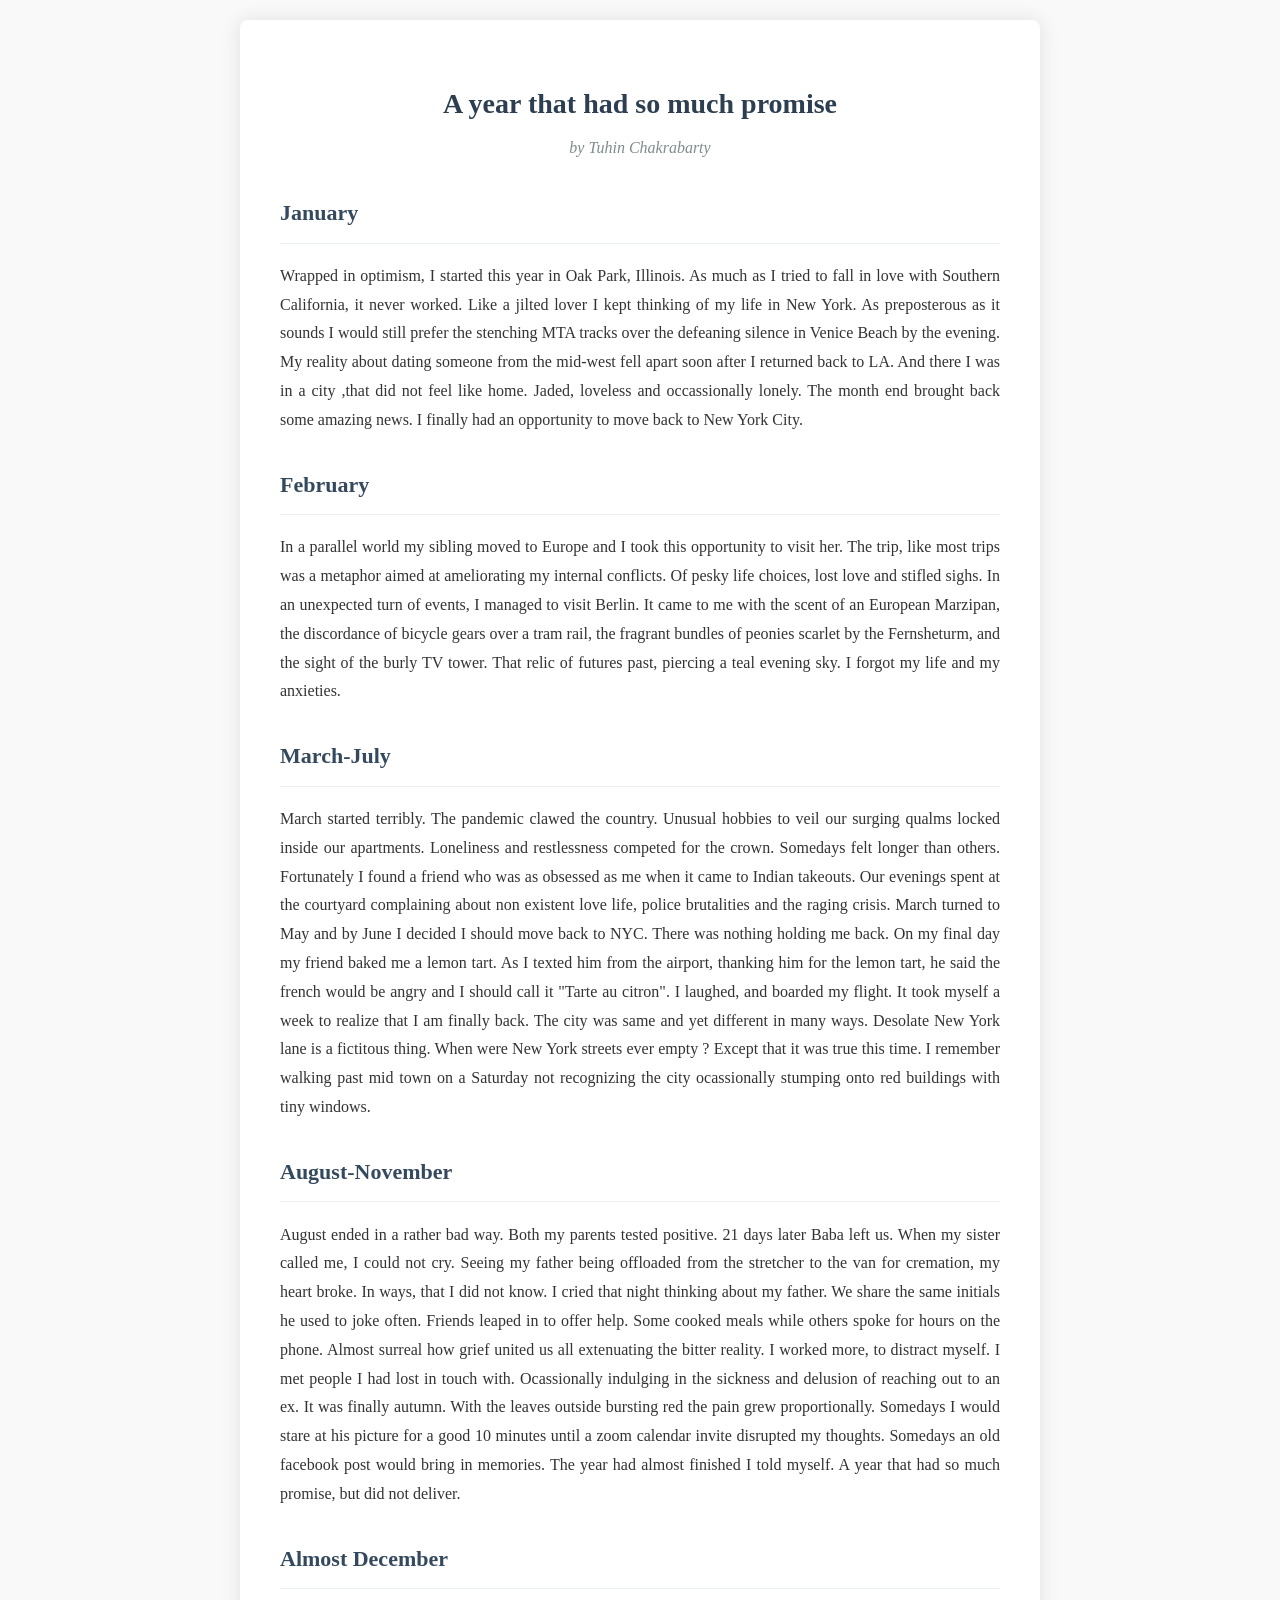
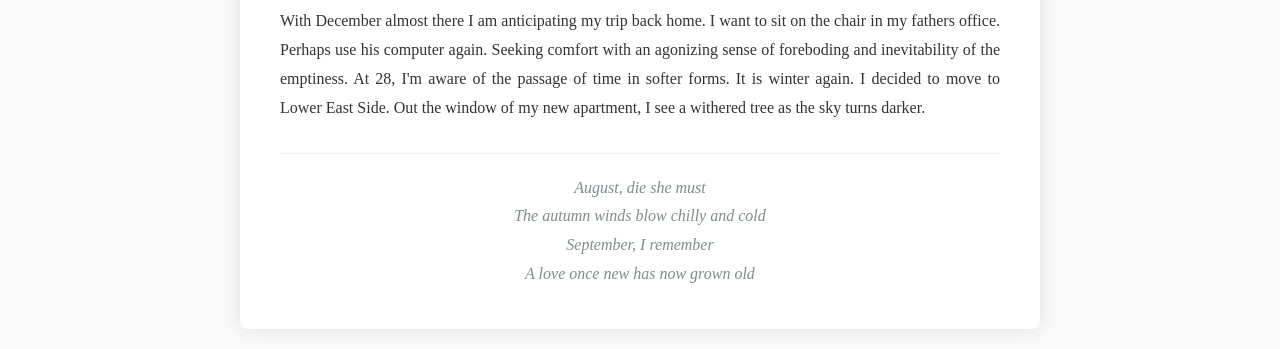
<file: 2020.html>
<!DOCTYPE html>
<html lang="en">
<head>
    <meta charset="UTF-8">
    <meta name="viewport" content="width=device-width, initial-scale=1.0">
    <title>A year that had so much promise by Tuhin Chakrabarty</title>
    <style>
        body {
            font-family: 'Merriweather', serif;
            line-height: 1.8;
            color: #333;
            max-width: 800px;
            margin: 0 auto;
            padding: 20px;
            background-color: #f9f9f9;
        }
        .container {
            background-color: white;
            padding: 40px;
            border-radius: 8px;
            box-shadow: 0 0 20px rgba(0,0,0,0.1);
        }
        h1 {
            font-size: 28px;
            margin-bottom: 5px;
            color: #2c3e50;
            text-align: center;
        }
        .author {
            text-align: center;
            font-style: italic;
            margin-bottom: 30px;
            color: #7f8c8d;
        }
        h2 {
            font-size: 22px;
            color: #34495e;
            border-bottom: 1px solid #ecf0f1;
            padding-bottom: 10px;
            margin-top: 30px;
        }
        p {
            margin-bottom: 20px;
            text-align: justify;
        }
        .quote {
            font-style: italic;
            color: #7f8c8d;
            text-align: center;
            margin-top: 30px;
            border-top: 1px solid #ecf0f1;
            padding-top: 20px;
        }
    </style>
</head>
<body>
    <div class="container">
        <h1>A year that had so much promise</h1>
        <div class="author">by Tuhin Chakrabarty</div>
        
        <h2>January</h2>
        <p>Wrapped in optimism, I started this year in Oak Park, Illinois. As much as I tried to fall in love with Southern California, it never worked. Like a jilted lover I kept thinking of my life in New York. As preposterous as it sounds I would still prefer the stenching MTA tracks over the defeaning silence in Venice Beach by the evening. My reality about dating someone from the mid-west fell apart soon after I returned back to LA. And there I was in a city ,that did not feel like home. Jaded, loveless and occassionally lonely. The month end brought back some amazing news. I finally had an opportunity to move back to New York City.</p>

        <h2>February</h2>
        <p>In a parallel world my sibling moved to Europe and I took this opportunity to visit her. The trip, like most trips was a metaphor aimed at ameliorating my internal conflicts. Of pesky life choices, lost love and stifled sighs. In an unexpected turn of events, I managed to visit Berlin. It came to me with the scent of an European Marzipan, the discordance of bicycle gears over a tram rail, the fragrant bundles of peonies scarlet by the Fernsheturm, and the sight of the burly TV tower. That relic of futures past, piercing a teal evening sky. I forgot my life and my anxieties.</p>

        <h2>March-July</h2>
        <p>March started terribly. The pandemic clawed the country. Unusual hobbies to veil our surging qualms locked inside our apartments. Loneliness and restlessness competed for the crown. Somedays felt longer than others. Fortunately I found a friend who was as obsessed as me when it came to Indian takeouts. Our evenings spent at the courtyard complaining about non existent love life, police brutalities and the raging crisis. March turned to May and by June I decided I should move back to NYC. There was nothing holding me back. On my final day my friend baked me a lemon tart. As I texted him from the airport, thanking him for the lemon tart, he said the french would be angry and I should call it "Tarte au citron". I laughed, and boarded my flight. It took myself a week to realize that I am finally back. The city was same and yet different in many ways. Desolate New York lane is a fictitous thing. When were New York streets ever empty ? Except that it was true this time. I remember walking past mid town on a Saturday not recognizing the city ocassionally stumping onto red buildings with tiny windows.</p>

        <h2>August-November</h2>
        <p>August ended in a rather bad way. Both my parents tested positive. 21 days later Baba left us. When my sister called me, I could not cry. Seeing my father being offloaded from the stretcher to the van for cremation, my heart broke. In ways, that I did not know. I cried that night thinking about my father. We share the same initials he used to joke often. Friends leaped in to offer help. Some cooked meals while others spoke for hours on the phone. Almost surreal how grief united us all extenuating the bitter reality. I worked more, to distract myself. I met people I had lost in touch with. Ocassionally indulging in the sickness and delusion of reaching out to an ex. It was finally autumn. With the leaves outside bursting red the pain grew proportionally. Somedays I would stare at his picture for a good 10 minutes until a zoom calendar invite disrupted my thoughts. Somedays an old facebook post would bring in memories. The year had almost finished I told myself. A year that had so much promise, but did not deliver.</p>

        <h2>Almost December</h2>
        <p>With December almost there I am anticipating my trip back home. I want to sit on the chair in my fathers office. Perhaps use his computer again. Seeking comfort with an agonizing sense of foreboding and inevitability of the emptiness. At 28, I'm aware of the passage of time in softer forms. It is winter again. I decided to move to Lower East Side. Out the window of my new apartment, I see a withered tree as the sky turns darker.</p>

        <div class="quote">
            August, die she must<br>
            The autumn winds blow chilly and cold<br>
            September, I remember<br>
            A love once new has now grown old
        </div>
    </div>
</body>
</html>
</file>
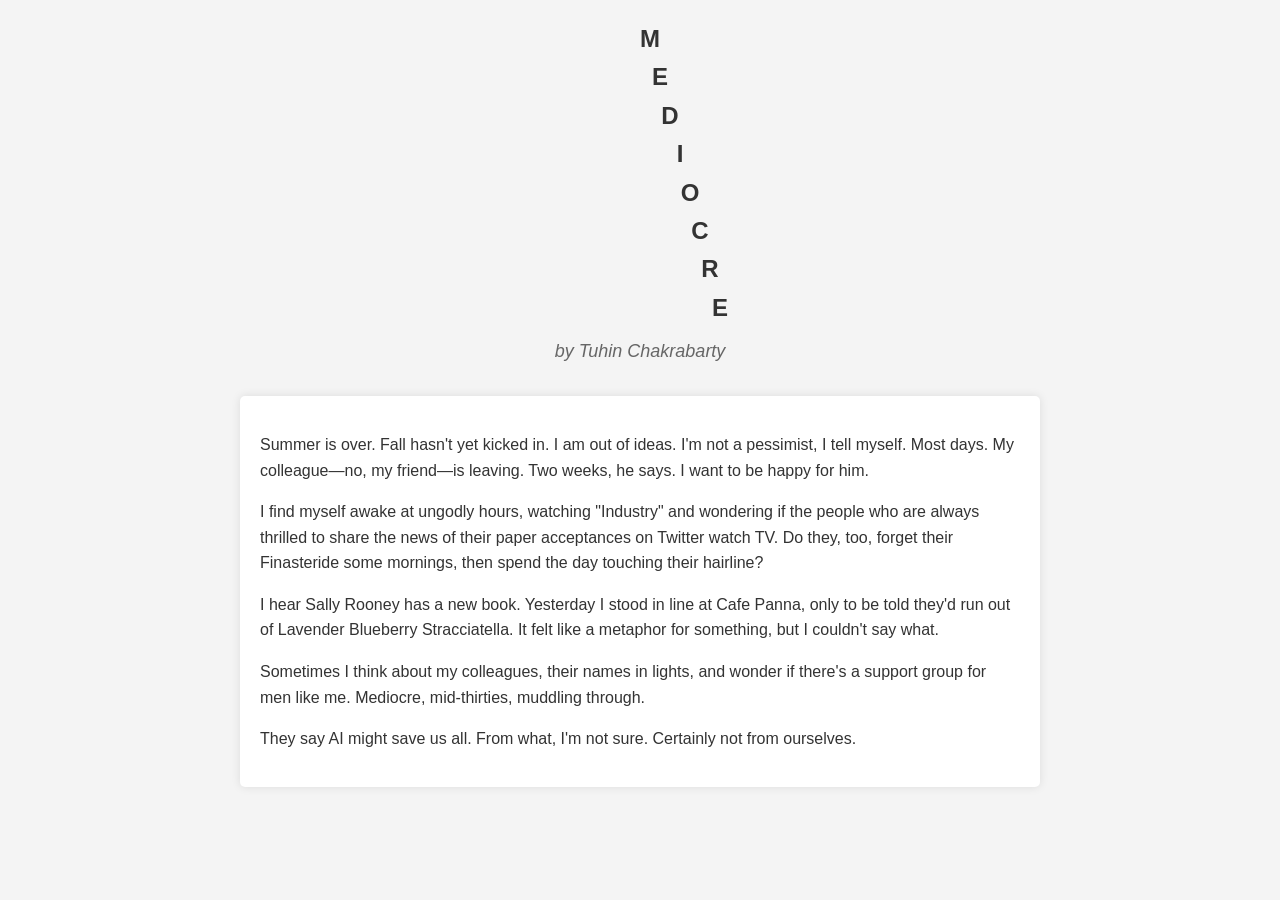
<file: mediocre-story-page.html>
<!DOCTYPE html>
<html lang="en">
<head>
    <meta charset="UTF-8">
    <meta name="viewport" content="width=device-width, initial-scale=1.0">
    <title>MEDIOCRE by Tuhin Chakrabarty</title>
    <style>
        body {
            font-family: Arial, sans-serif;
            line-height: 1.6;
            color: #333;
            max-width: 800px;
            margin: 0 auto;
            padding: 20px;
            background-color: #f4f4f4;
        }
        .title-container {
            text-align: center;
            margin-bottom: 30px;
        }
        .title {
            font-size: 24px;
            font-weight: bold;
            margin-bottom: 10px;
        }
        .title span {
            display: block;
            margin-left: 20px;
        }
        .author {
            font-size: 18px;
            font-style: italic;
            color: #666;
        }
        .story {
            background-color: white;
            padding: 20px;
            border-radius: 5px;
            box-shadow: 0 0 10px rgba(0,0,0,0.1);
        }
        p {
            margin-bottom: 15px;
        }
    </style>
</head>
<body>
    <div class="title-container">
        <div class="title">
            <span>M</span>
            <span style="margin-left: 40px;">E</span>
            <span style="margin-left: 60px;">D</span>
            <span style="margin-left: 80px;">I</span>
            <span style="margin-left: 100px;">O</span>
            <span style="margin-left: 120px;">C</span>
            <span style="margin-left: 140px;">R</span>
            <span style="margin-left: 160px;">E</span>
        </div>
        <div class="author">by Tuhin Chakrabarty</div>
    </div>
    <div class="story">
        <p>Summer is over. Fall hasn't yet kicked in. I am out of ideas. I'm not a pessimist, I tell myself. Most days. My colleague—no, my friend—is leaving. Two weeks, he says. I want to be happy for him.</p>
        
        <p>I find myself awake at ungodly hours, watching "Industry" and wondering if the people who are always thrilled to share the news of their paper acceptances on Twitter watch TV. Do they, too, forget their Finasteride some mornings, then spend the day touching their hairline?</p>
        
        <p>I hear Sally Rooney has a new book. Yesterday I stood in line at Cafe Panna, only to be told they'd run out of Lavender Blueberry Stracciatella. It felt like a metaphor for something, but I couldn't say what.</p>
        
        <p>Sometimes I think about my colleagues, their names in lights, and wonder if there's a support group for men like me. Mediocre, mid-thirties, muddling through.</p>
        
        <p>They say AI might save us all. From what, I'm not sure. Certainly not from ourselves.</p>
    </div>
</body>
</html>
</file>
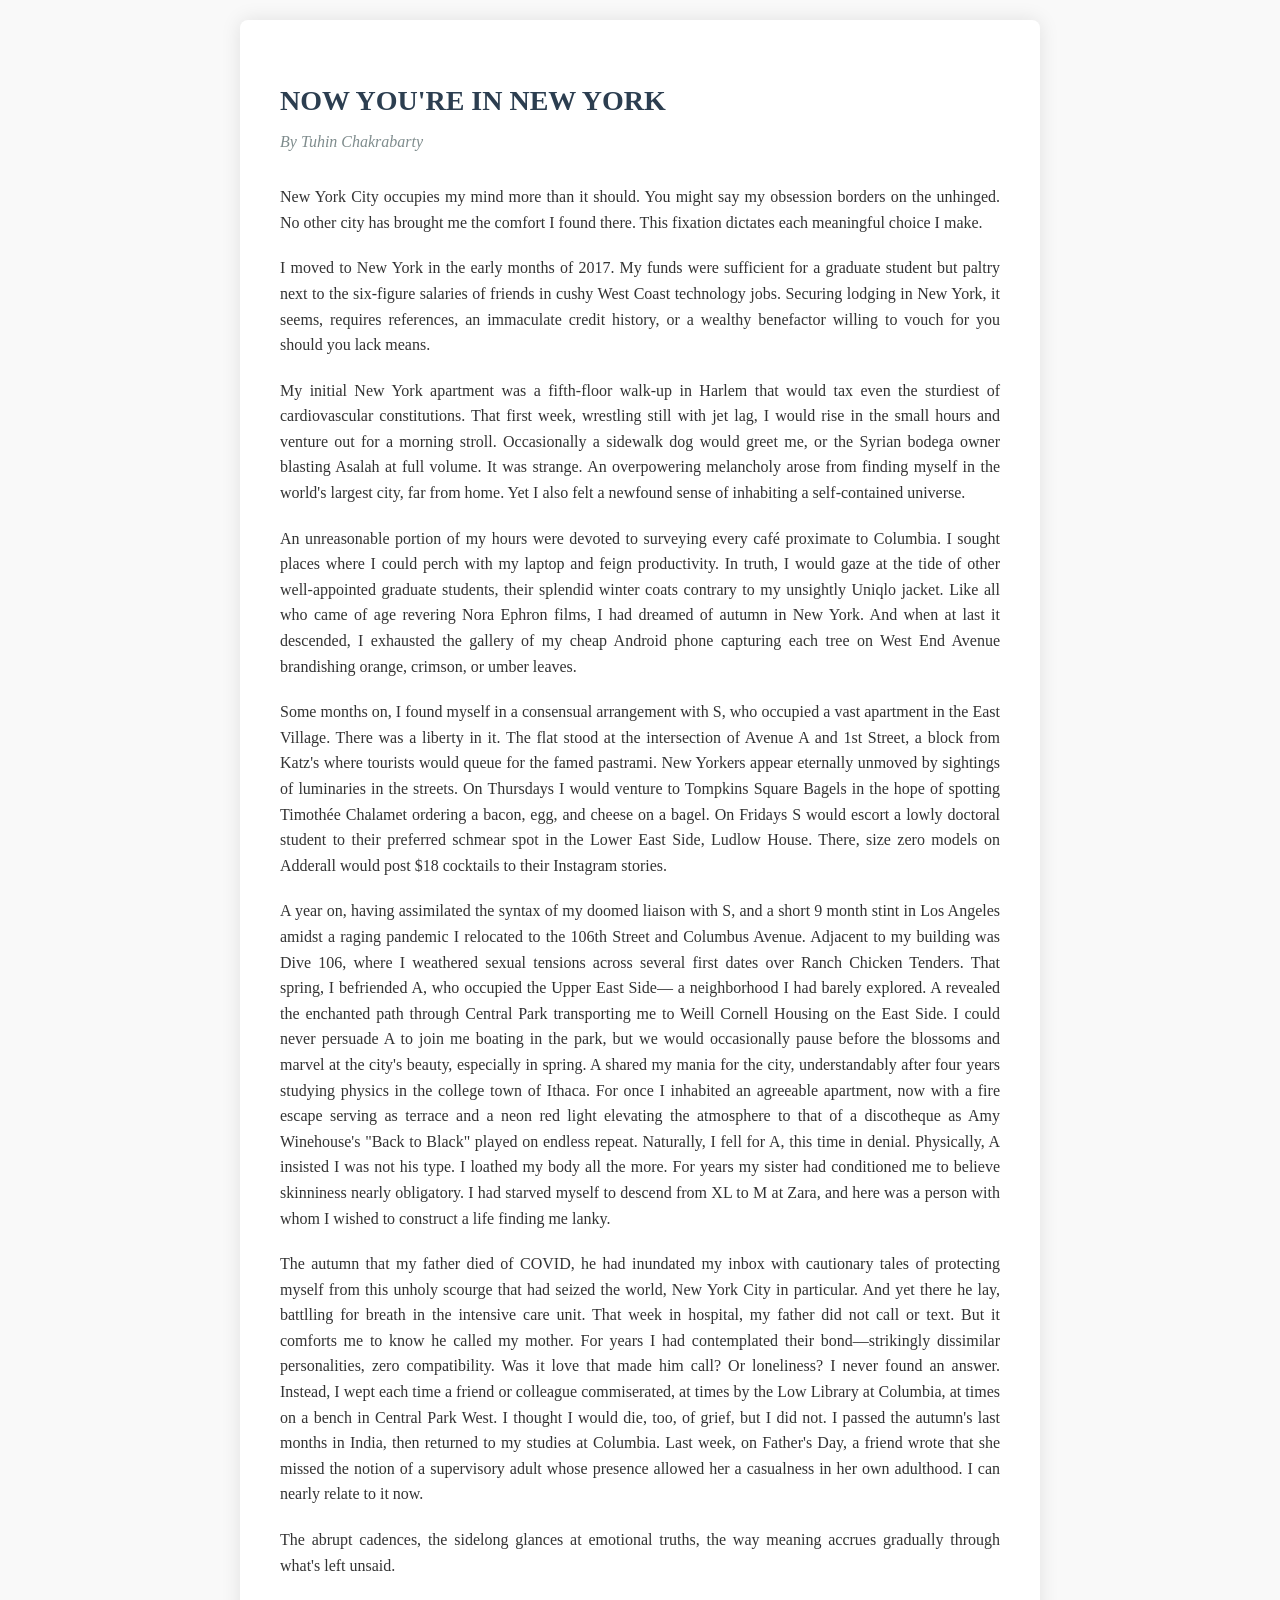
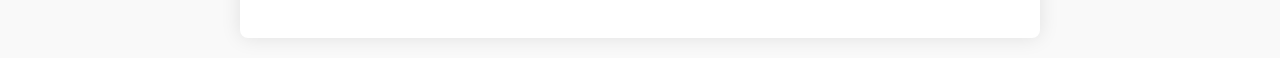
<file: now-youre-in-new-york.html>
<!DOCTYPE html>
<html lang="en">
<head>
    <meta charset="UTF-8">
    <meta name="viewport" content="width=device-width, initial-scale=1.0">
    <title>NOW YOU'RE IN NEW YORK by Tuhin Chakrabarty</title>
    <style>
        body {
            font-family: 'Georgia', serif;
            line-height: 1.6;
            color: #333;
            max-width: 800px;
            margin: 0 auto;
            padding: 20px;
            background-color: #f9f9f9;
        }
        .container {
            background-color: white;
            padding: 40px;
            border-radius: 8px;
            box-shadow: 0 0 20px rgba(0,0,0,0.1);
        }
        h1 {
            font-size: 28px;
            margin-bottom: 5px;
            color: #2c3e50;
        }
        .author {
            font-style: italic;
            margin-bottom: 30px;
            color: #7f8c8d;
        }
        p {
            margin-bottom: 20px;
            text-align: justify;
        }
    </style>
</head>
<body>
    <div class="container">
        <h1>NOW YOU'RE IN NEW YORK</h1>
        <div class="author">By Tuhin Chakrabarty</div>
        
        <p>New York City occupies my mind more than it should. You might say my obsession borders on the unhinged. No other city has brought me the comfort I found there. This fixation dictates each meaningful choice I make.</p>

        <p>I moved to New York in the early months of 2017. My funds were sufficient for a graduate student but paltry next to the six-figure salaries of friends in cushy West Coast technology jobs. Securing lodging in New York, it seems, requires references, an immaculate credit history, or a wealthy benefactor willing to vouch for you should you lack means.</p>

        <p>My initial New York apartment was a fifth-floor walk-up in Harlem that would tax even the sturdiest of cardiovascular constitutions. That first week, wrestling still with jet lag, I would rise in the small hours and venture out for a morning stroll. Occasionally a sidewalk dog would greet me, or the Syrian bodega owner blasting Asalah at full volume. It was strange. An overpowering melancholy arose from finding myself in the world's largest city, far from home. Yet I also felt a newfound sense of inhabiting a self-contained universe.</p>

        <p>An unreasonable portion of my hours were devoted to surveying every café proximate to Columbia. I sought places where I could perch with my laptop and feign productivity. In truth, I would gaze at the tide of other well-appointed graduate students, their splendid winter coats contrary to my unsightly Uniqlo jacket. Like all who came of age revering Nora Ephron films, I had dreamed of autumn in New York. And when at last it descended, I exhausted the gallery of my cheap Android phone capturing each tree on West End Avenue brandishing orange, crimson, or umber leaves.</p>

        <p>Some months on, I found myself in a consensual arrangement with S, who occupied a vast apartment in the East Village. There was a liberty in it. The flat stood at the intersection of Avenue A and 1st Street, a block from Katz's where tourists would queue for the famed pastrami. New Yorkers appear eternally unmoved by sightings of luminaries in the streets. On Thursdays I would venture to Tompkins Square Bagels in the hope of spotting Timothée Chalamet ordering a bacon, egg, and cheese on a bagel. On Fridays S would escort a lowly doctoral student to their preferred schmear spot in the Lower East Side, Ludlow House. There, size zero models on Adderall would post $18 cocktails to their Instagram stories.</p>

        <p>A year on, having assimilated the syntax of my doomed liaison with S, and a short 9 month stint in Los Angeles amidst a raging pandemic I relocated to the 106th Street and Columbus Avenue. Adjacent to my building was Dive 106, where I weathered sexual tensions across several first dates over Ranch Chicken Tenders. That spring, I befriended A, who occupied the Upper East Side— a neighborhood I had barely explored. A revealed the enchanted path through Central Park transporting me to Weill Cornell Housing on the East Side. I could never persuade A to join me boating in the park, but we would occasionally pause before the blossoms and marvel at the city's beauty, especially in spring. A shared my mania for the city, understandably after four years studying physics in the college town of Ithaca. For once I inhabited an agreeable apartment, now with a fire escape serving as terrace and a neon red light elevating the atmosphere to that of a discotheque as Amy Winehouse's "Back to Black" played on endless repeat. Naturally, I fell for A, this time in denial. Physically, A insisted I was not his type. I loathed my body all the more. For years my sister had conditioned me to believe skinniness nearly obligatory. I had starved myself to descend from XL to M at Zara, and here was a person with whom I wished to construct a life finding me lanky.</p>

        <p>The autumn that my father died of COVID, he had inundated my inbox with cautionary tales of protecting myself from this unholy scourge that had seized the world, New York City in particular. And yet there he lay, battlling for breath in the intensive care unit. That week in hospital, my father did not call or text. But it comforts me to know he called my mother. For years I had contemplated their bond—strikingly dissimilar personalities, zero compatibility. Was it love that made him call? Or loneliness? I never found an answer. Instead, I wept each time a friend or colleague commiserated, at times by the Low Library at Columbia, at times on a bench in Central Park West. I thought I would die, too, of grief, but I did not. I passed the autumn's last months in India, then returned to my studies at Columbia. Last week, on Father's Day, a friend wrote that she missed the notion of a supervisory adult whose presence allowed her a casualness in her own adulthood. I can nearly relate to it now.</p>

        <p>The abrupt cadences, the sidelong glances at emotional truths, the way meaning accrues gradually through what's left unsaid.</p>
    </div>
</body>
</html>
</file>
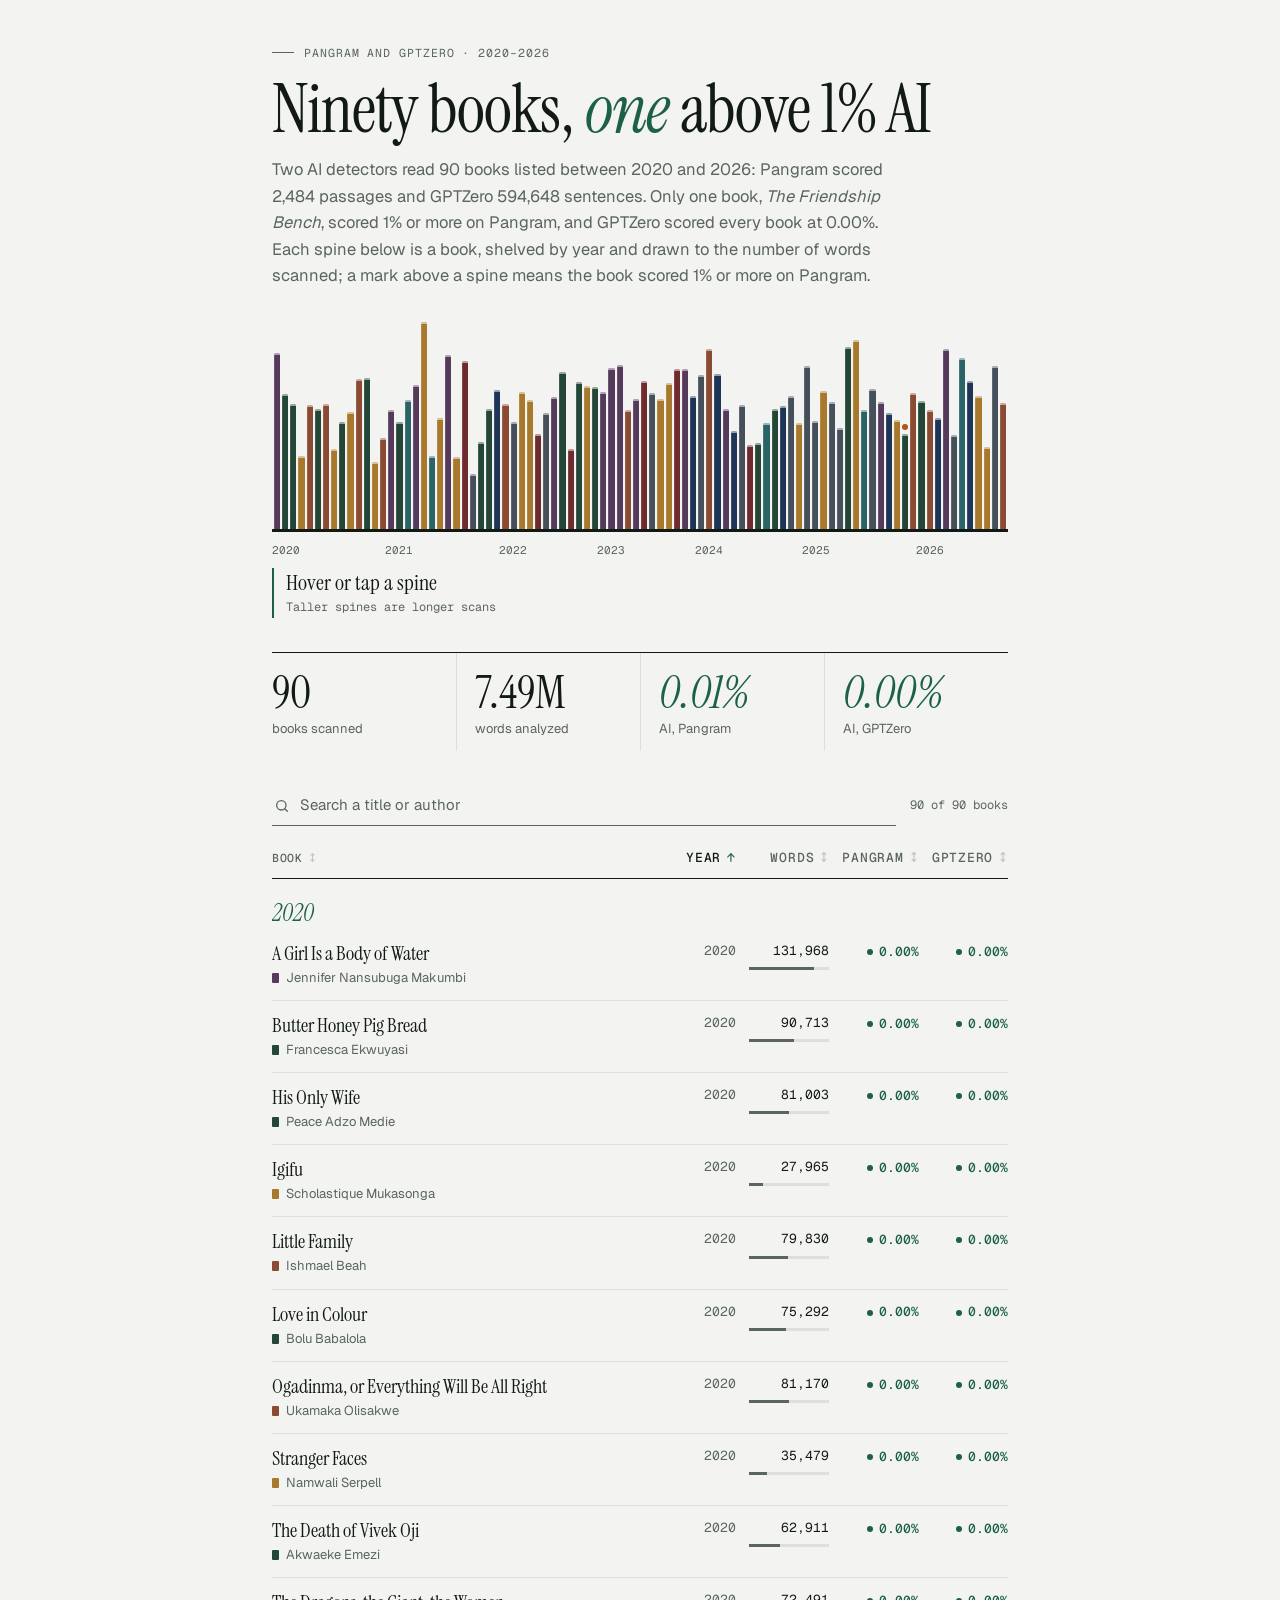
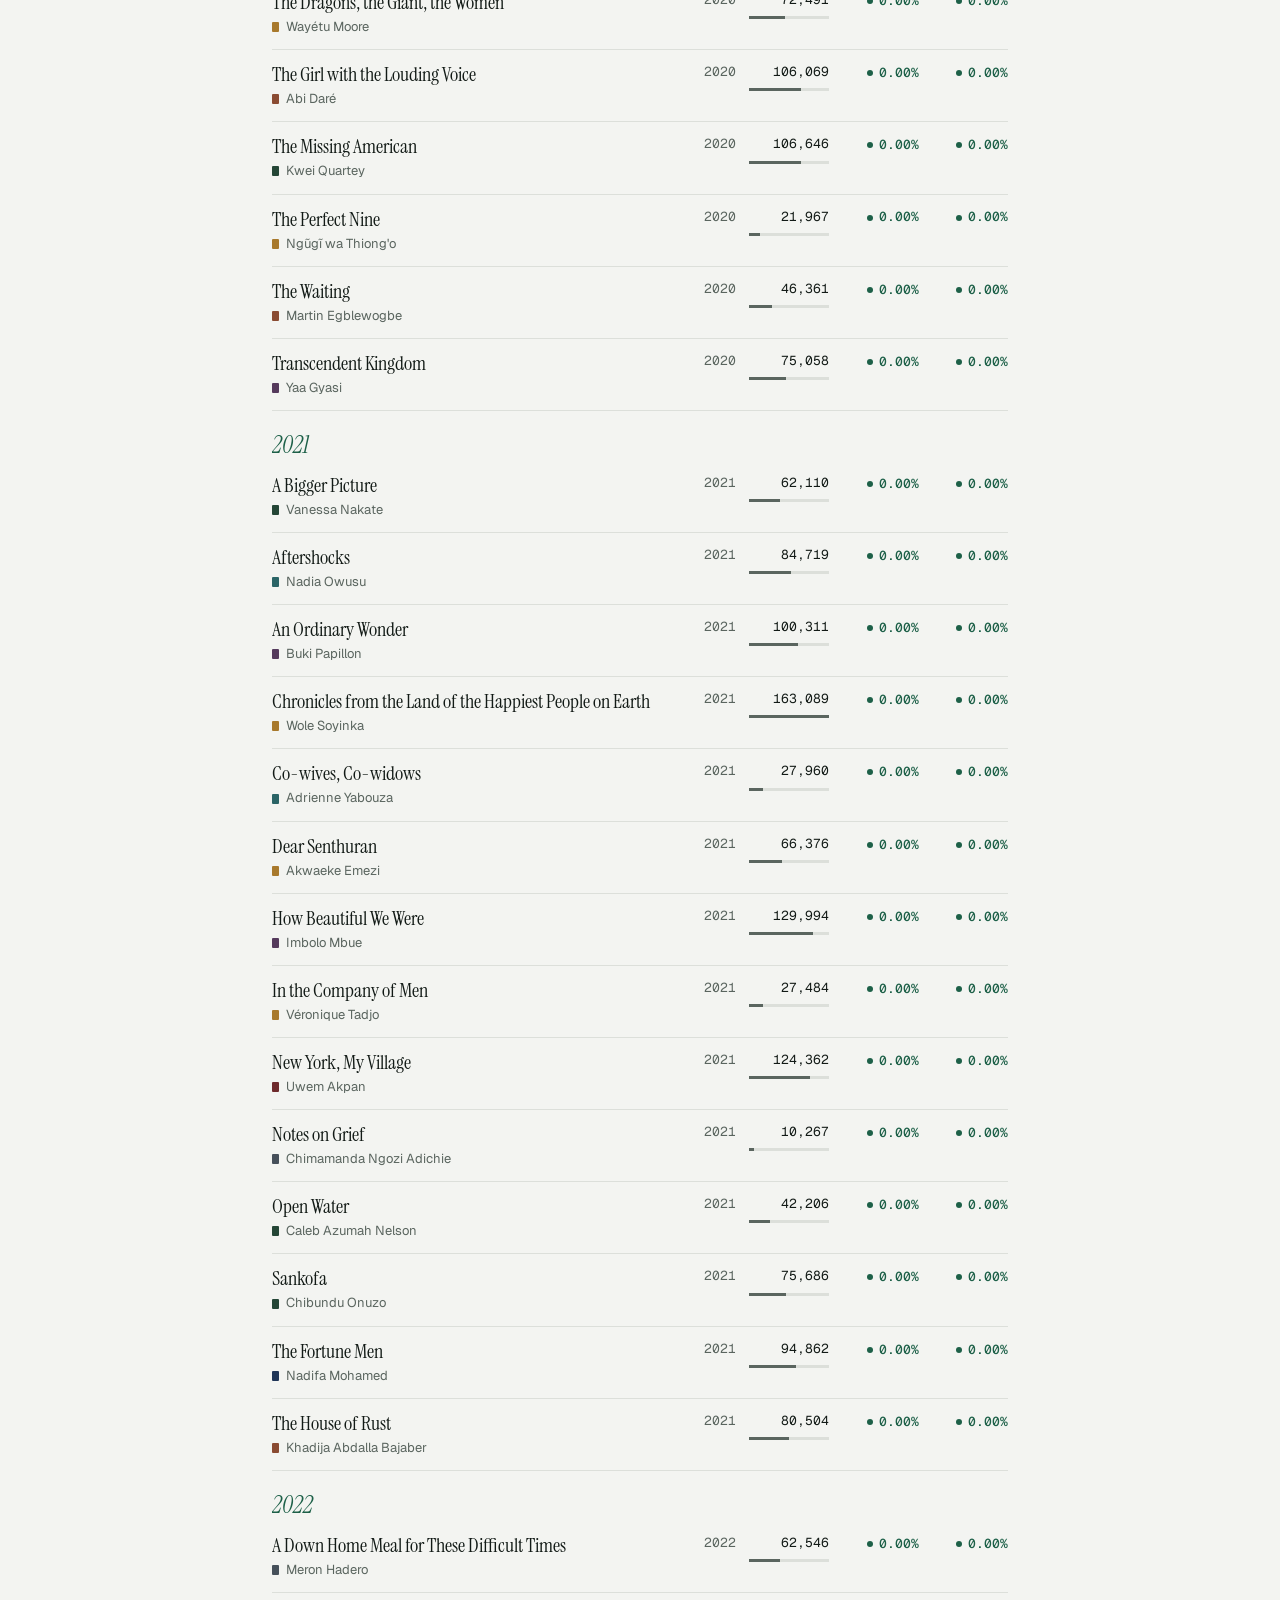
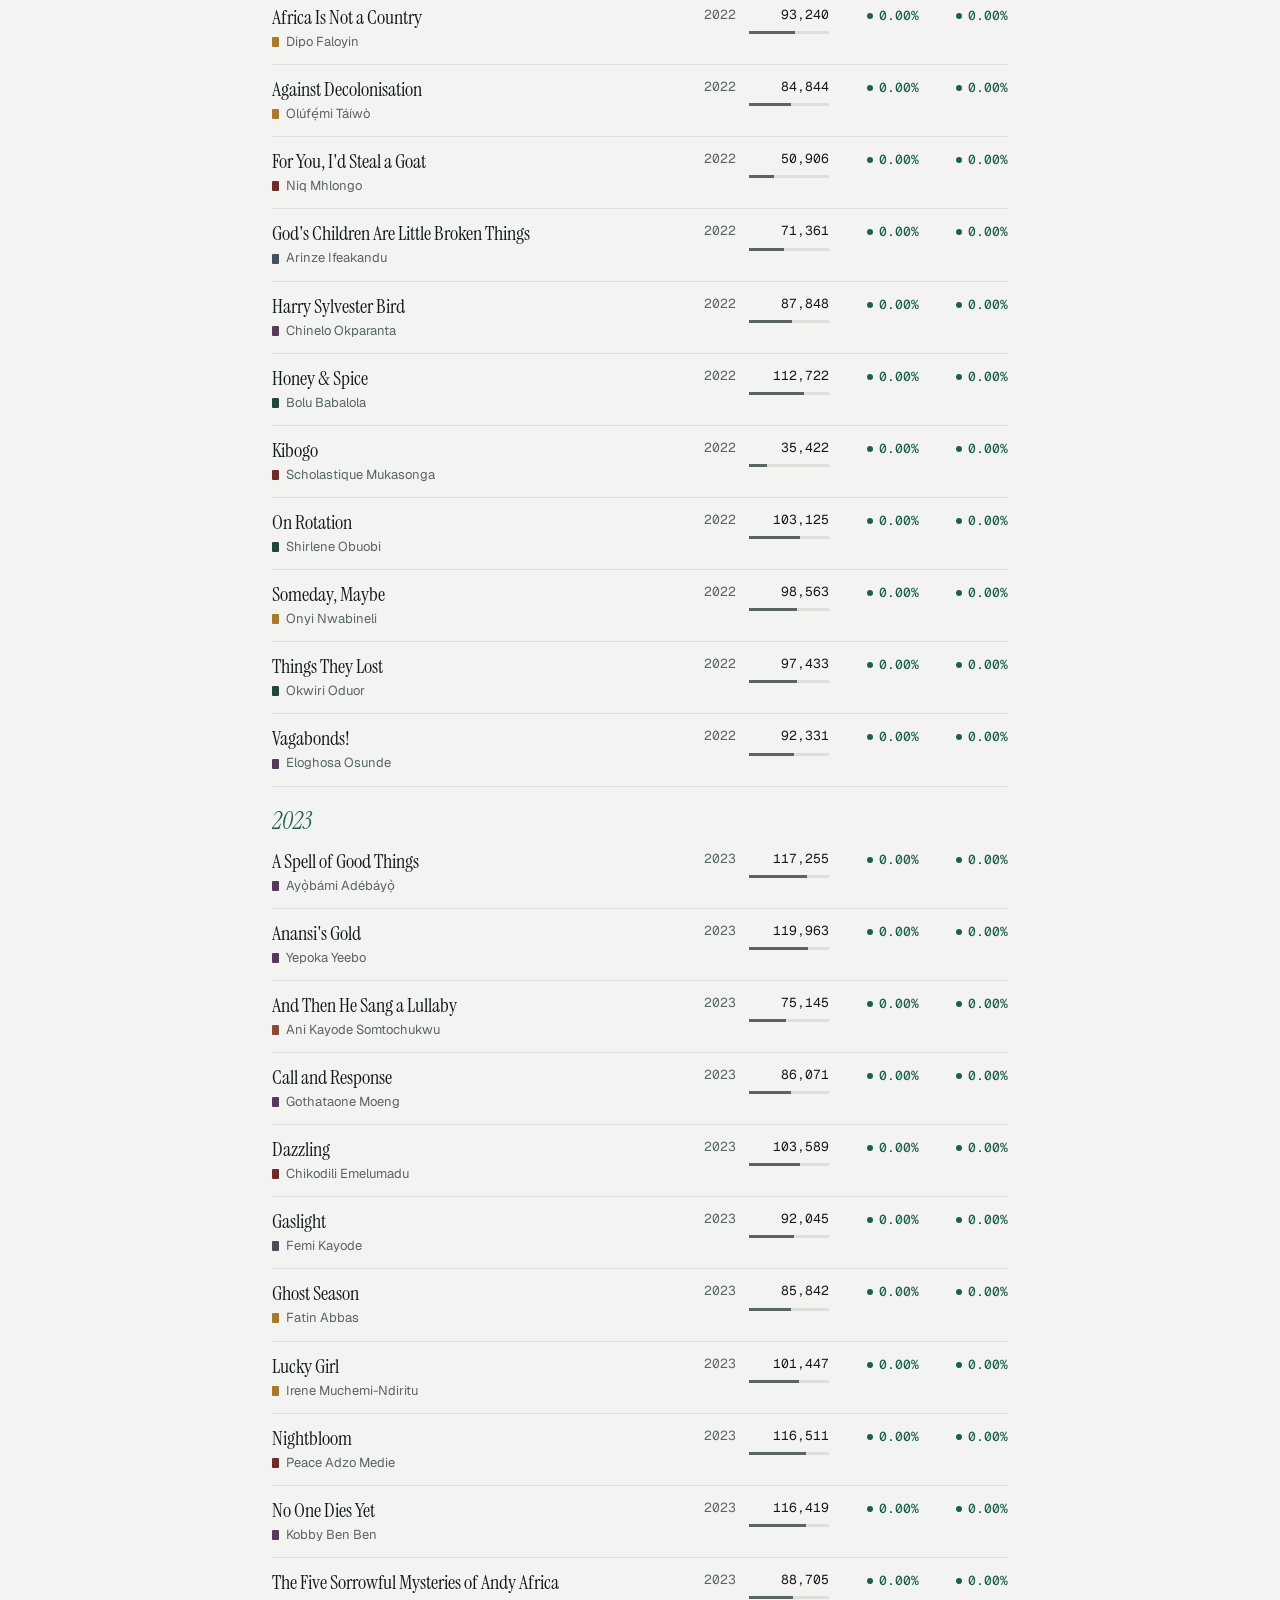
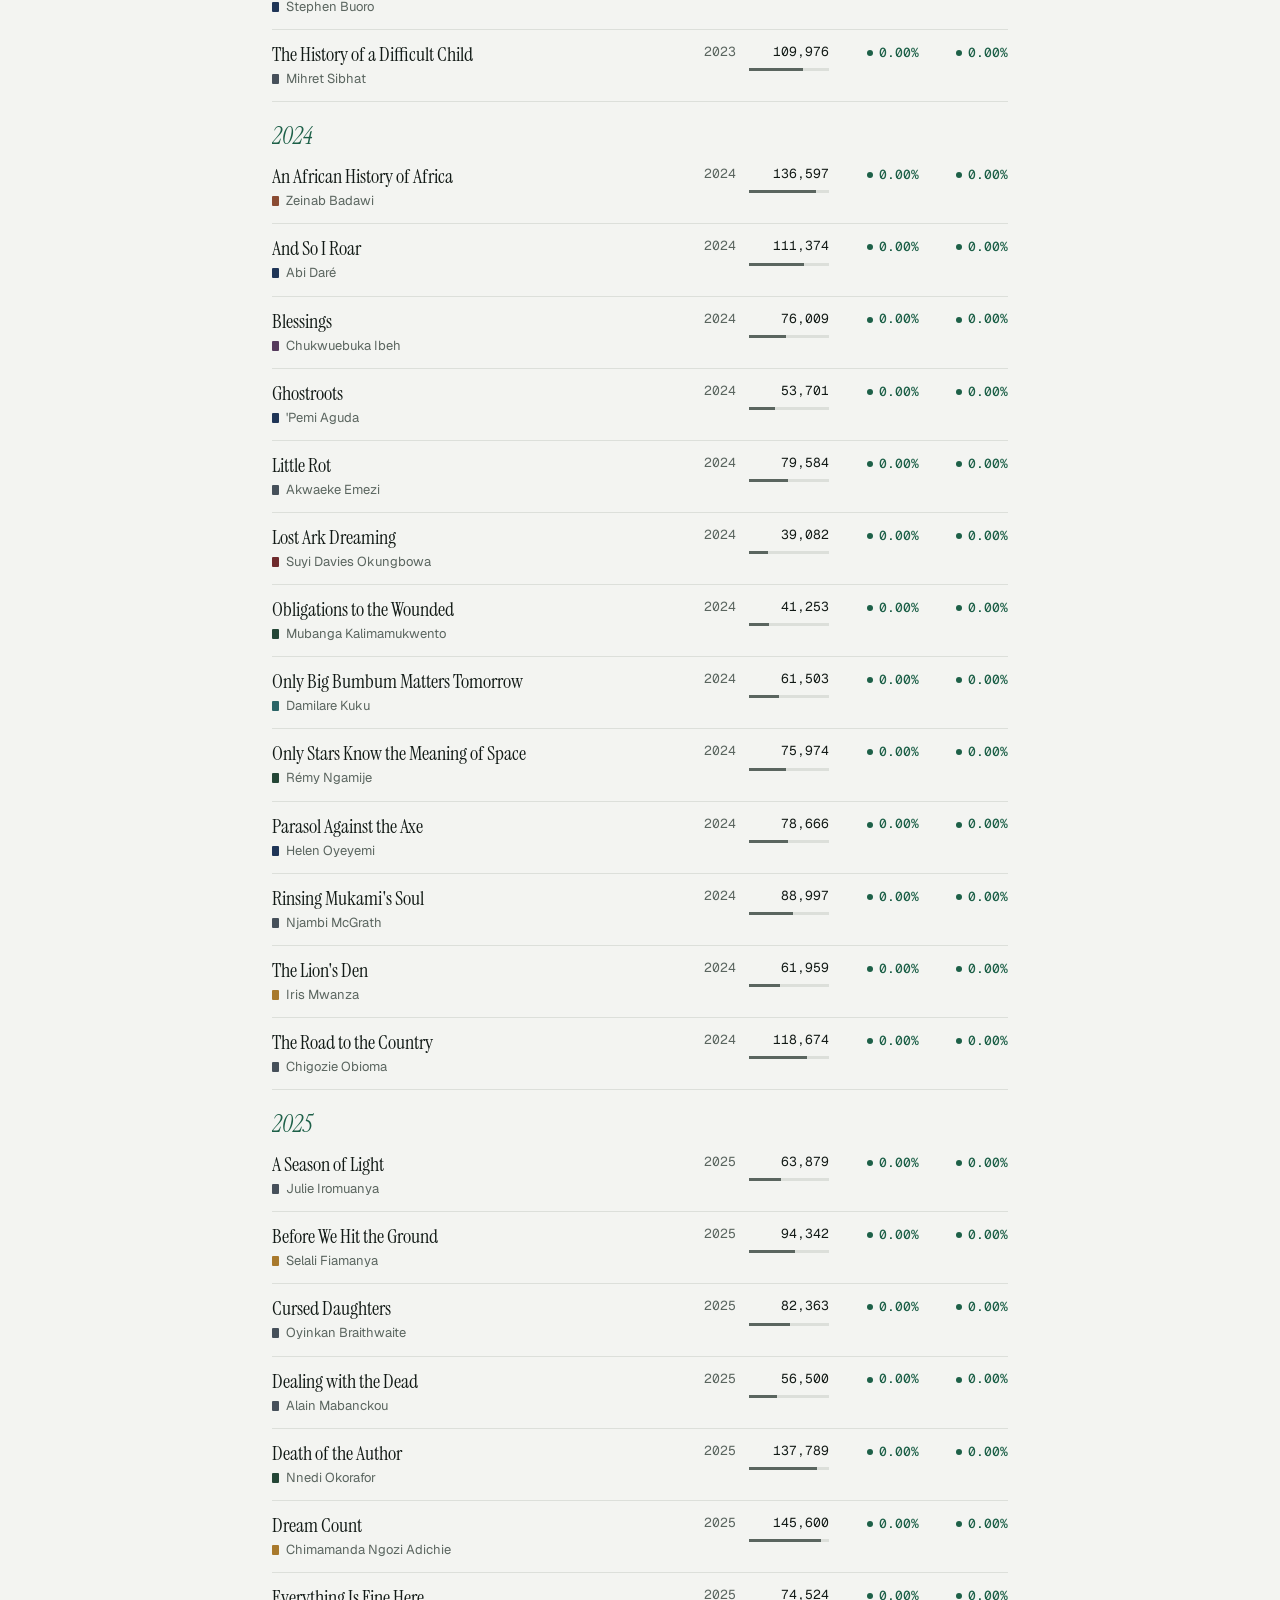
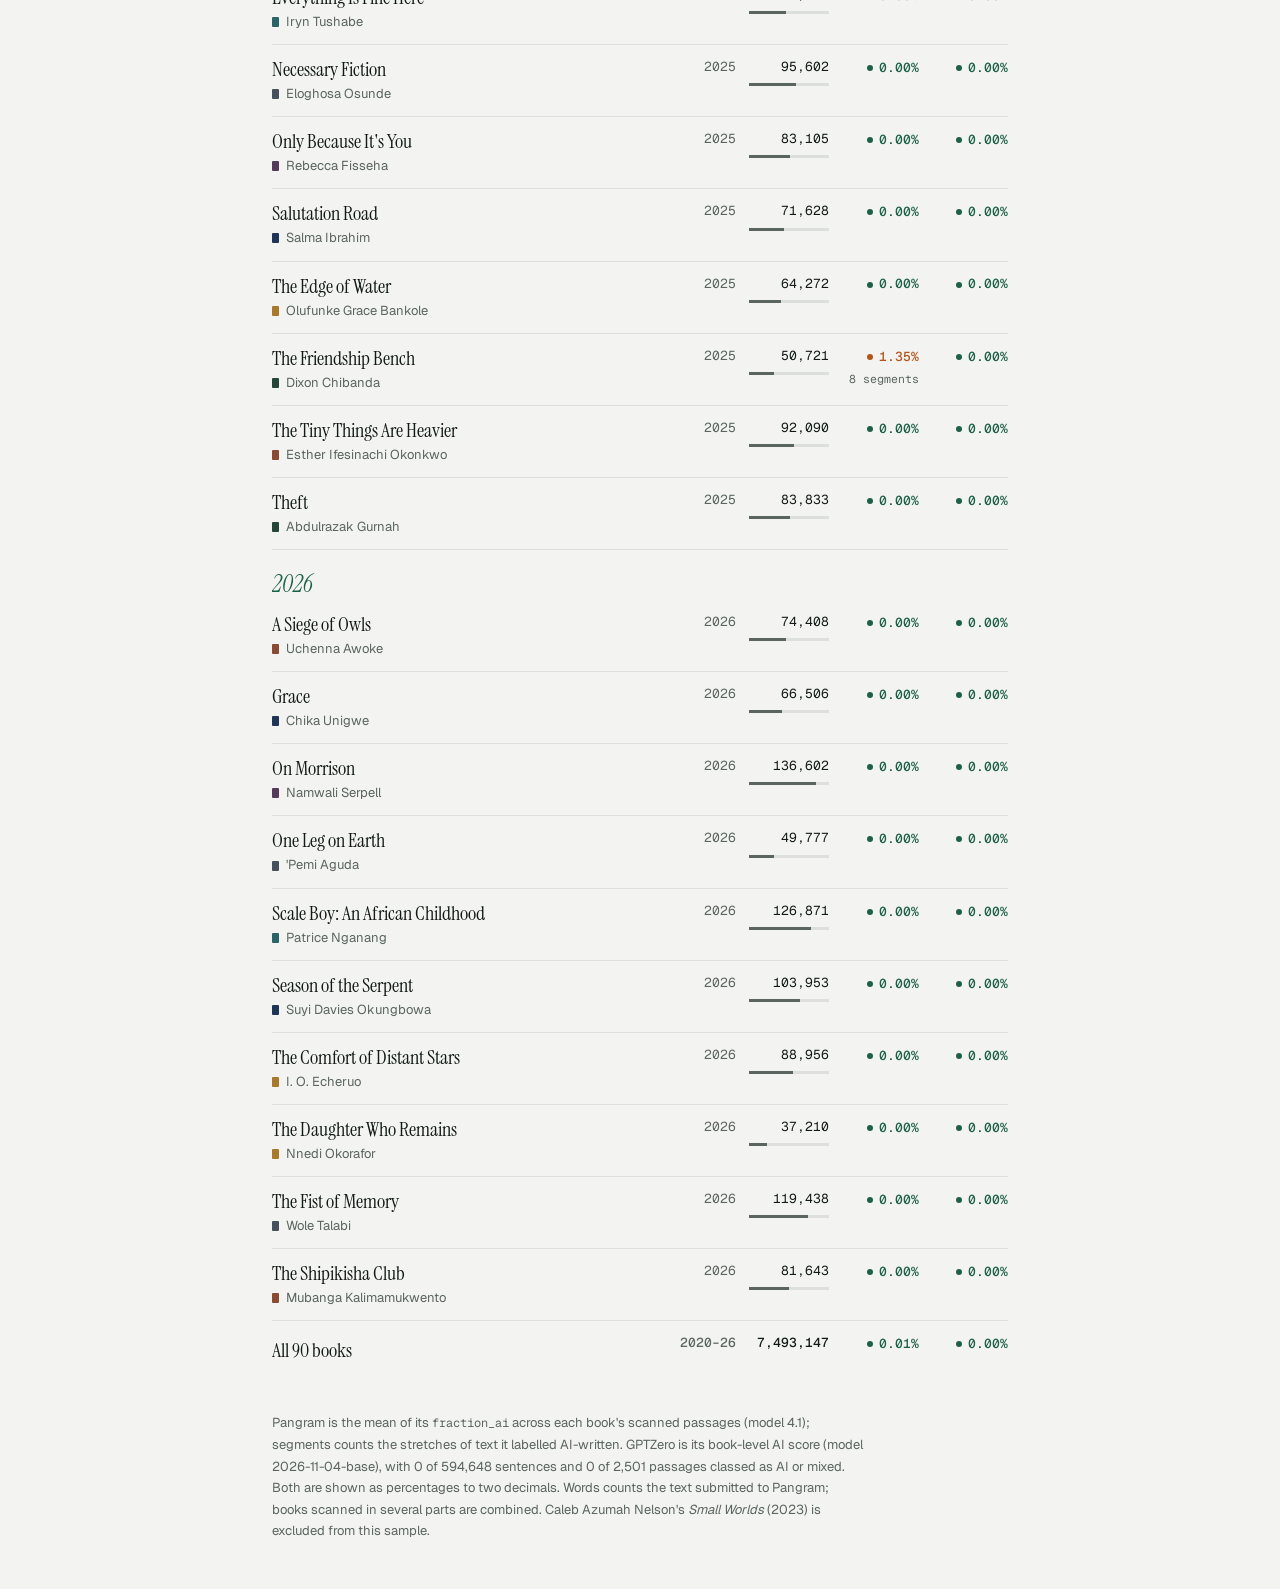
<file: pangram-gptzero-90-books.html>
<!DOCTYPE html>
<html lang="en">
<head>
<meta charset="utf-8">
<meta name="viewport" content="width=device-width, initial-scale=1">
<title>90 Books Through Pangram and GPTZero</title>
<link rel="preconnect" href="https://fonts.googleapis.com">
<link rel="preconnect" href="https://fonts.gstatic.com" crossorigin>
<link href="https://fonts.googleapis.com/css2?family=Instrument+Serif:ital@0;1&family=Geist:wght@400;500&family=Geist+Mono:wght@400;500&display=swap" rel="stylesheet">
<style>
:root{
  /* Layout: a bookshelf of spines as the hero, then a ledger grouped by year */
  --paper:#f3f4f1;
  --card:#fbfbf9;
  --ink:#121a16;
  --ink-2:#5a655f;
  --rule:#dcdfda;
  --accent:#1d6048;
  --accent-soft:#e1ede6;
  --flag:#b4541a;
  --flag-soft:#f7e6da;
  --shelf:#121a16;
  --display:"Instrument Serif","Iowan Old Style",Georgia,serif;
  --body:"Geist",system-ui,-apple-system,"Segoe UI",sans-serif;
  --mono:"Geist Mono",ui-monospace,SFMono-Regular,Menlo,monospace;
  --s1:#244636;--s2:#1f3557;--s3:#6e2a2c;--s4:#a8792c;--s5:#46505a;--s6:#553a5c;--s7:#2a6466;--s8:#8a4b32;
  color-scheme:light;
}
@media (prefers-color-scheme:dark){
  :root:not([data-theme="light"]){
    --paper:#0f1311;--card:#151a17;--ink:#ecefeb;--ink-2:#9ba79f;--rule:#27302b;
    --accent:#86cdaf;--accent-soft:#1b2c25;--flag:#f0a46e;--flag-soft:#33241a;--shelf:#ecefeb;
    --s1:#3f6e57;--s2:#3c5a8a;--s3:#9a4a4c;--s4:#c49a4d;--s5:#6c7782;--s6:#7d5a86;--s7:#3f8a8c;--s8:#b06c50;
    color-scheme:dark;
  }
}
:root[data-theme="dark"]{
  --paper:#0f1311;--card:#151a17;--ink:#ecefeb;--ink-2:#9ba79f;--rule:#27302b;
  --accent:#86cdaf;--accent-soft:#1b2c25;--flag:#f0a46e;--flag-soft:#33241a;--shelf:#ecefeb;
  --s1:#3f6e57;--s2:#3c5a8a;--s3:#9a4a4c;--s4:#c49a4d;--s5:#6c7782;--s6:#7d5a86;--s7:#3f8a8c;--s8:#b06c50;
  color-scheme:dark;
}
*{box-sizing:border-box}
html,body{margin:0}
body{background:var(--paper);color:var(--ink);font-family:var(--body);font-size:15px;line-height:1.55;-webkit-font-smoothing:antialiased}
.wrap{max-width:780px;margin:0 auto;padding:44px 22px 48px;display:flex;flex-direction:column;gap:34px}

.kicker{font-family:var(--mono);font-size:11.5px;letter-spacing:.08em;text-transform:uppercase;color:var(--ink-2);display:flex;gap:10px;align-items:center}
.kicker i{width:22px;height:1px;background:var(--ink-2);display:inline-block}
header{display:flex;flex-direction:column;gap:14px}
h1{font-family:var(--display);font-weight:400;font-size:clamp(40px,8vw,68px);line-height:.98;margin:0;letter-spacing:-.015em;text-wrap:balance}
h1 em{color:var(--accent)}
.dek{margin:0;color:var(--ink-2);max-width:58ch;font-size:16.5px;line-height:1.6}

.shelfbox{display:flex;flex-direction:column;gap:10px}
.shelf{display:flex;align-items:flex-end;gap:2px;height:210px;overflow:visible;border-bottom:3px solid var(--shelf);padding:0 2px}
.spine{flex:1 1 0;min-width:2px;max-width:12px;border-radius:2px 2px 0 0;position:relative;cursor:pointer;transform-origin:bottom;
  box-shadow:inset 0 9px 0 -7px rgba(255,255,255,.35),inset 0 15px 0 -13px rgba(255,255,255,.25),inset 1px 0 0 rgba(255,255,255,.12)}
.spine.flag::after{content:"";position:absolute;left:50%;top:-10px;width:6px;height:6px;margin-left:-3px;border-radius:50%;background:var(--flag)}
.spine:hover,.spine:focus-visible,.spine.on{filter:brightness(1.25);transform:translateY(-6px);outline:none}
@media (prefers-reduced-motion:no-preference){
  .spine{transition:transform .18s ease,filter .18s ease}
  .shelf.rise .spine{animation:rise .7s cubic-bezier(.2,.8,.2,1) both;animation-delay:calc(var(--i) * 9ms)}
  @keyframes rise{from{transform:scaleY(.04)}to{transform:scaleY(1)}}
}
.years{position:relative;height:16px;font-family:var(--mono);font-size:11px;color:var(--ink-2);padding:0 2px}
.caption{min-height:46px;display:flex;flex-direction:column;gap:2px;border-left:2px solid var(--accent);padding:2px 0 2px 12px}
.caption .ct{font-family:var(--display);font-size:22px;line-height:1.15}
.caption .cm{font-family:var(--mono);font-size:12px;color:var(--ink-2)}

.figures{display:grid;grid-template-columns:repeat(4,minmax(0,1fr));border-top:1px solid var(--ink)}
.fig{padding:16px 14px 12px 0;display:flex;flex-direction:column;gap:4px}
.fig + .fig{padding-left:18px;border-left:1px solid var(--rule)}
.fig b{font-family:var(--display);font-weight:400;font-size:clamp(32px,5.4vw,46px);line-height:1;font-variant-numeric:lining-nums tabular-nums}
.fig b.hl{color:var(--accent);font-style:italic}
.fig b.fl{color:var(--flag);font-style:italic}
.fig span{font-size:13px;color:var(--ink-2)}

.tools{display:flex;gap:14px;align-items:center;flex-wrap:wrap;justify-content:space-between}
.search{flex:1 1 260px;position:relative;display:block}
.search input{width:100%;font:inherit;font-size:15px;color:var(--ink);background:transparent;border:none;border-bottom:1px solid var(--ink-2);border-radius:0;padding:8px 4px 8px 28px;outline:none}
.search input::placeholder{color:var(--ink-2)}
.search input:focus-visible{border-bottom-color:var(--accent);box-shadow:0 1px 0 var(--accent)}
.search svg{position:absolute;left:2px;top:50%;transform:translateY(-50%);color:var(--ink-2)}
.count{font-family:var(--mono);font-size:12px;color:var(--ink-2)}

.scroll{overflow-x:auto}
table{width:100%;border-collapse:collapse;min-width:600px}
thead th{text-align:left;font-weight:500;font-size:11.5px;letter-spacing:.06em;text-transform:uppercase;font-family:var(--mono);color:var(--ink-2);padding:0;border-bottom:1px solid var(--ink);white-space:nowrap}
th button{all:unset;cursor:pointer;display:flex;align-items:center;gap:6px;padding:10px 12px 10px 0;width:100%;box-sizing:border-box}
th.num button{justify-content:flex-end;padding:10px 0 10px 12px}
th button:hover,th[aria-sort] button{color:var(--ink)}
th button:focus-visible{outline:2px solid var(--accent);outline-offset:-2px}
.arrow{opacity:.35}
th[aria-sort] .arrow{opacity:1;color:var(--accent)}
td{padding:12px 12px 12px 0;border-bottom:1px solid var(--rule);vertical-align:top}
td.num{padding:12px 0 12px 12px}
tr.grp td{border-bottom:none;padding:22px 0 4px;font-family:var(--display);font-style:italic;font-size:24px;line-height:1;color:var(--accent)}
tr.book{transition:background .15s}
tr.book:hover td,tr.book.flash td{background:var(--accent-soft)}
.t{font-family:var(--display);font-size:20px;line-height:1.2}
.a{font-size:13px;color:var(--ink-2);margin-top:3px;display:flex;align-items:center;gap:7px}
.dot{width:7px;height:10px;border-radius:1px;flex:none}
.num{text-align:right;font-family:var(--mono);font-variant-numeric:tabular-nums;font-size:13px;white-space:nowrap}
.yr{color:var(--ink-2)}
.words{display:flex;flex-direction:column;align-items:flex-end;gap:6px}
.track{width:80px;height:3px;background:var(--rule);overflow:hidden}
.track i{display:block;height:100%;background:var(--ink-2)}
.pill{display:inline-flex;align-items:center;gap:6px;color:var(--accent);font-weight:500}
.pill::before{content:"";width:6px;height:6px;border-radius:50%;background:var(--accent)}
.pill.fl{color:var(--flag)}.pill.fl::before{background:var(--flag)}
.segs{display:block;font-size:11.5px;color:var(--ink-2);margin-top:3px}
tfoot td{border-top:1px solid var(--ink);border-bottom:none;font-weight:500;padding-top:14px}
tfoot td:first-child{font-family:var(--display);font-size:20px;font-weight:400}
.empty{padding:28px 0;text-align:center;color:var(--ink-2)}
.note{font-size:13px;color:var(--ink-2);max-width:66ch;margin:0;line-height:1.65}
.note code{font-family:var(--mono);font-size:12px}
@media (max-width:540px){
  .wrap{padding:30px 16px 36px;gap:28px}
  .shelf{height:150px;gap:1px}
  .figures{grid-template-columns:repeat(2,minmax(0,1fr))}
  .fig{padding-right:8px}.fig + .fig{padding-left:10px}
  .fig:nth-child(3){padding-left:0;border-left:none;border-top:1px solid var(--rule)}.fig:nth-child(4){border-top:1px solid var(--rule)}
  .fig span{font-size:12px}
  .t{font-size:18px}
  .track{width:56px}
}
</style>
</head>
<body>
<main class="wrap">
  <header>
    <div class="kicker"><i></i>Pangram and GPTZero · 2020–2026</div>
    <h1>Ninety books, <em>one</em> above 1% AI</h1>
    <p class="dek">Two AI detectors read 90 books listed between 2020 and 2026: Pangram scored 2,484 passages and GPTZero 594,648 sentences. Only one book, <em>The Friendship Bench</em>, scored 1% or more on Pangram, and GPTZero scored every book at 0.00%. Each spine below is a book, shelved by year and drawn to the number of words scanned; a mark above a spine means the book scored 1% or more on Pangram.</p>
  </header>

  <section class="shelfbox" aria-label="Bookshelf of all 90 books, ordered by year">
    <div class="shelf rise" id="shelf"></div>
    <div class="years" id="years"></div>
    <div class="caption" id="caption" aria-live="polite">
      <span class="ct">Hover or tap a spine</span>
      <span class="cm">Taller spines are longer scans</span>
    </div>
  </section>

  <section class="figures" aria-label="Headline figures">
    <div class="fig"><b>90</b><span>books scanned</span></div>
    <div class="fig"><b>7.49M</b><span>words analyzed</span></div>
    <div class="fig"><b class="hl">0.01%</b><span>AI, Pangram</span></div>
    <div class="fig"><b class="hl">0.00%</b><span>AI, GPTZero</span></div>
  </section>

  <section style="display:flex;flex-direction:column;gap:12px">
    <div class="tools">
      <label class="search" for="q">
        <svg width="16" height="16" viewBox="0 0 24 24" fill="none" stroke="currentColor" stroke-width="2" stroke-linecap="round" aria-hidden="true"><circle cx="11" cy="11" r="7"/><path d="m20 20-3.5-3.5"/></svg>
        <input id="q" type="search" placeholder="Search a title or author" autocomplete="off" aria-label="Search a title or author">
      </label>
      <span class="count" id="count" aria-live="polite">90 of 90 books</span>
    </div>
    <div class="scroll">
      <table>
        <thead>
          <tr>
            <th data-k="t" scope="col"><button type="button">Book <span class="arrow">↕</span></button></th>
            <th data-k="y" class="num" scope="col" aria-sort="ascending"><button type="button">Year <span class="arrow">↑</span></button></th>
            <th data-k="w" class="num" scope="col"><button type="button">Words <span class="arrow">↕</span></button></th>
            <th data-k="p" class="num" scope="col"><button type="button">Pangram <span class="arrow">↕</span></button></th>
            <th data-k="g" class="num" scope="col"><button type="button">GPTZero <span class="arrow">↕</span></button></th>
          </tr>
        </thead>
        <tbody id="rows"></tbody>
        <tfoot>
          <tr>
            <td id="footLabel">All 90 books</td>
            <td class="num yr">2020–26</td>
            <td class="num" id="footWords">7,493,147</td>
            <td class="num"><span class="pill" id="footAI">0.01%</span></td>
            <td class="num"><span class="pill" id="footG">0.00%</span></td>
          </tr>
        </tfoot>
      </table>
    </div>
  </section>

  <p class="note">Pangram is the mean of its <code>fraction_ai</code> across each book's scanned passages (model 4.1); segments counts the stretches of text it labelled AI-written. GPTZero is its book-level AI score (model 2026-11-04-base), with 0 of 594,648 sentences and 0 of 2,501 passages classed as AI or mixed. Both are shown as percentages to two decimals. Words counts the text submitted to Pangram; books scanned in several parts are combined. Caleb Azumah Nelson's <em>Small Worlds</em> (2023) is excluded from this sample.</p>
</main>

<script>
const BOOKS = [{"t": "A Bigger Picture", "a": "Vanessa Nakate", "y": 2021, "w": 62110, "p": 0, "s": 0, "n": 13, "g": 0.0}, {"t": "Dear Senthuran", "a": "Akwaeke Emezi", "y": 2021, "w": 66376, "p": 0, "s": 0, "n": 33, "g": 0.0}, {"t": "A Down Home Meal for These Difficult Times", "a": "Meron Hadero", "y": 2022, "w": 62546, "p": 0, "s": 0, "n": 18, "g": 0.0}, {"t": "A Girl Is a Body of Water", "a": "Jennifer Nansubuga Makumbi", "y": 2020, "w": 131968, "p": 0, "s": 0, "n": 52, "g": 0.0}, {"t": "A Siege of Owls", "a": "Uchenna Awoke", "y": 2026, "w": 74408, "p": 0, "s": 0, "n": 55, "g": 0.0}, {"t": "A Spell of Good Things", "a": "Ayọ̀bámi Adébáyọ̀", "y": 2023, "w": 117255, "p": 0, "s": 0, "n": 27, "g": 0.0}, {"t": "A Season of Light", "a": "Julie Iromuanya", "y": 2025, "w": 63879, "p": 0, "s": 0, "n": 25, "g": 0.0}, {"t": "Africa Is Not a Country", "a": "Dipo Faloyin", "y": 2022, "w": 93240, "p": 0, "s": 0, "n": 22, "g": 0.0}, {"t": "Aftershocks", "a": "Nadia Owusu", "y": 2021, "w": 84719, "p": 0, "s": 0, "n": 36, "g": 0.0}, {"t": "Against Decolonisation", "a": "Olúfẹ́mi Táíwò", "y": 2022, "w": 84844, "p": 0, "s": 0, "n": 23, "g": 0.0}, {"t": "An African History of Africa", "a": "Zeinab Badawi", "y": 2024, "w": 136597, "p": 0, "s": 0, "n": 19, "g": 0.0}, {"t": "An Ordinary Wonder", "a": "Buki Papillon", "y": 2021, "w": 100311, "p": 0, "s": 0, "n": 51, "g": 0.0}, {"t": "Anansi's Gold", "a": "Yepoka Yeebo", "y": 2023, "w": 119963, "p": 0, "s": 0, "n": 49, "g": 0.0}, {"t": "And So I Roar", "a": "Abi Daré", "y": 2024, "w": 111374, "p": 0, "s": 0, "n": 24, "g": 0.0}, {"t": "And Then He Sang a Lullaby", "a": "Ani Kayode Somtochukwu", "y": 2023, "w": 75145, "p": 0, "s": 0, "n": 24, "g": 0.0}, {"t": "Before We Hit the Ground", "a": "Selali Fiamanya", "y": 2025, "w": 94342, "p": 0, "s": 0, "n": 29, "g": 0.0}, {"t": "Blessings", "a": "Chukwuebuka Ibeh", "y": 2024, "w": 76009, "p": 0, "s": 0, "n": 28, "g": 0.0}, {"t": "Butter Honey Pig Bread", "a": "Francesca Ekwuyasi", "y": 2020, "w": 90713, "p": 0, "s": 0, "n": 4, "g": 0.0}, {"t": "Call and Response", "a": "Gothataone Moeng", "y": 2023, "w": 86071, "p": 0, "s": 0, "n": 23, "g": 0.0}, {"t": "Chronicles from the Land of the Happiest People on Earth", "a": "Wole Soyinka", "y": 2021, "w": 163089, "p": 0, "s": 0, "n": 23, "g": 0.0}, {"t": "Co-wives, Co-widows", "a": "Adrienne Yabouza", "y": 2021, "w": 27960, "p": 0, "s": 0, "n": 13, "g": 0.0}, {"t": "Cursed Daughters", "a": "Oyinkan Braithwaite", "y": 2025, "w": 82363, "p": 0, "s": 0, "n": 106, "g": 0.0}, {"t": "Dazzling", "a": "Chikodili Emelumadu", "y": 2023, "w": 103589, "p": 0, "s": 0, "n": 54, "g": 0.0}, {"t": "Dealing with the Dead", "a": "Alain Mabanckou", "y": 2025, "w": 56500, "p": 0, "s": 0, "n": 31, "g": 0.0}, {"t": "Death of the Author", "a": "Nnedi Okorafor", "y": 2025, "w": 137789, "p": 0, "s": 0, "n": 52, "g": 0.0}, {"t": "Dream Count", "a": "Chimamanda Ngozi Adichie", "y": 2025, "w": 145600, "p": 0, "s": 0, "n": 16, "g": 0.0}, {"t": "Everything Is Fine Here", "a": "Iryn Tushabe", "y": 2025, "w": 74524, "p": 0, "s": 0, "n": 18, "g": 0.0}, {"t": "For You, I'd Steal a Goat", "a": "Niq Mhlongo", "y": 2022, "w": 50906, "p": 0, "s": 0, "n": 10, "g": 0.0}, {"t": "Gaslight", "a": "Femi Kayode", "y": 2023, "w": 92045, "p": 0, "s": 0, "n": 51, "g": 0.0}, {"t": "Ghost Season", "a": "Fatin Abbas", "y": 2023, "w": 85842, "p": 0, "s": 0, "n": 9, "g": 0.0}, {"t": "Ghostroots", "a": "'Pemi Aguda", "y": 2024, "w": 53701, "p": 0, "s": 0, "n": 12, "g": 0.0}, {"t": "God's Children Are Little Broken Things", "a": "Arinze Ifeakandu", "y": 2022, "w": 71361, "p": 0, "s": 0, "n": 26, "g": 0.0}, {"t": "Grace", "a": "Chika Unigwe", "y": 2026, "w": 66506, "p": 0, "s": 0, "n": 47, "g": 0.0}, {"t": "Harry Sylvester Bird", "a": "Chinelo Okparanta", "y": 2022, "w": 87848, "p": 0, "s": 0, "n": 5, "g": 0.0}, {"t": "His Only Wife", "a": "Peace Adzo Medie", "y": 2020, "w": 81003, "p": 0, "s": 0, "n": 13, "g": 0.0}, {"t": "Honey & Spice", "a": "Bolu Babalola", "y": 2022, "w": 112722, "p": 0, "s": 0, "n": 30, "g": 0.0}, {"t": "How Beautiful We Were", "a": "Imbolo Mbue", "y": 2021, "w": 129994, "p": 0, "s": 0, "n": 11, "g": 0.0}, {"t": "Igifu", "a": "Scholastique Mukasonga", "y": 2020, "w": 27965, "p": 0, "s": 0, "n": 5, "g": 0.0}, {"t": "In the Company of Men", "a": "Véronique Tadjo", "y": 2021, "w": 27484, "p": 0, "s": 0, "n": 15, "g": 0.0}, {"t": "Kibogo", "a": "Scholastique Mukasonga", "y": 2022, "w": 35422, "p": 0, "s": 0, "n": 4, "g": 0.0}, {"t": "Little Family", "a": "Ishmael Beah", "y": 2020, "w": 79830, "p": 0, "s": 0, "n": 11, "g": 0.0}, {"t": "Little Rot", "a": "Akwaeke Emezi", "y": 2024, "w": 79584, "p": 0, "s": 0, "n": 20, "g": 0.0}, {"t": "Lost Ark Dreaming", "a": "Suyi Davies Okungbowa", "y": 2024, "w": 39082, "p": 0, "s": 0, "n": 9, "g": 0.0}, {"t": "Love in Colour", "a": "Bolu Babalola", "y": 2020, "w": 75292, "p": 0, "s": 0, "n": 11, "g": 0.0}, {"t": "Lucky Girl", "a": "Irene Muchemi-Ndiritu", "y": 2023, "w": 101447, "p": 0, "s": 0, "n": 20, "g": 0.0}, {"t": "Necessary Fiction", "a": "Eloghosa Osunde", "y": 2025, "w": 95602, "p": 0, "s": 0, "n": 26, "g": 0.0}, {"t": "New York, My Village", "a": "Uwem Akpan", "y": 2021, "w": 124362, "p": 0, "s": 0, "n": 35, "g": 0.0}, {"t": "Nightbloom", "a": "Peace Adzo Medie", "y": 2023, "w": 116511, "p": 0, "s": 0, "n": 16, "g": 0.0}, {"t": "No One Dies Yet", "a": "Kobby Ben Ben", "y": 2023, "w": 116419, "p": 0, "s": 0, "n": 41, "g": 0.0}, {"t": "Notes on Grief", "a": "Chimamanda Ngozi Adichie", "y": 2021, "w": 10267, "p": 0, "s": 0, "n": 29, "g": 0.0}, {"t": "Obligations to the Wounded", "a": "Mubanga Kalimamukwento", "y": 2024, "w": 41253, "p": 0, "s": 0, "n": 16, "g": 0.0}, {"t": "Ogadinma, or Everything Will Be All Right", "a": "Ukamaka Olisakwe", "y": 2020, "w": 81170, "p": 0, "s": 0, "n": 22, "g": 0.0}, {"t": "On Morrison", "a": "Namwali Serpell", "y": 2026, "w": 136602, "p": 0, "s": 0, "n": 12, "g": 0.0}, {"t": "On Rotation", "a": "Shirlene Obuobi", "y": 2022, "w": 103125, "p": 0, "s": 0, "n": 29, "g": 0.0}, {"t": "One Leg on Earth", "a": "'Pemi Aguda", "y": 2026, "w": 49777, "p": 0, "s": 0, "n": 23, "g": 0.0}, {"t": "Only Stars Know the Meaning of Space", "a": "Rémy Ngamije", "y": 2024, "w": 75974, "p": 0, "s": 0, "n": 78, "g": 0.0}, {"t": "Only Because It's You", "a": "Rebecca Fisseha", "y": 2025, "w": 83105, "p": 0, "s": 0, "n": 42, "g": 0.0}, {"t": "Open Water", "a": "Caleb Azumah Nelson", "y": 2021, "w": 42206, "p": 0, "s": 0, "n": 31, "g": 0.0}, {"t": "Parasol Against the Axe", "a": "Helen Oyeyemi", "y": 2024, "w": 78666, "p": 0, "s": 0, "n": 12, "g": 0.0}, {"t": "Rinsing Mukami's Soul", "a": "Njambi McGrath", "y": 2024, "w": 88997, "p": 0, "s": 0, "n": 46, "g": 0.0}, {"t": "Salutation Road", "a": "Salma Ibrahim", "y": 2025, "w": 71628, "p": 0, "s": 0, "n": 22, "g": 0.0}, {"t": "Sankofa", "a": "Chibundu Onuzo", "y": 2021, "w": 75686, "p": 0, "s": 0, "n": 29, "g": 0.0}, {"t": "Scale Boy: An African Childhood", "a": "Patrice Nganang", "y": 2026, "w": 126871, "p": 0, "s": 0, "n": 68, "g": 0.0}, {"t": "Season of the Serpent", "a": "Suyi Davies Okungbowa", "y": 2026, "w": 103953, "p": 0, "s": 0, "n": 44, "g": 0.0}, {"t": "Only Big Bumbum Matters Tomorrow", "a": "Damilare Kuku", "y": 2024, "w": 61503, "p": 0, "s": 0, "n": 20, "g": 0.0}, {"t": "Someday, Maybe", "a": "Onyi Nwabineli", "y": 2022, "w": 98563, "p": 0, "s": 0, "n": 34, "g": 0.0}, {"t": "Stranger Faces", "a": "Namwali Serpell", "y": 2020, "w": 35479, "p": 0, "s": 0, "n": 8, "g": 0.0}, {"t": "The Comfort of Distant Stars", "a": "I. O. Echeruo", "y": 2026, "w": 88956, "p": 0, "s": 0, "n": 19, "g": 0.0}, {"t": "The Daughter Who Remains", "a": "Nnedi Okorafor", "y": 2026, "w": 37210, "p": 0, "s": 0, "n": 12, "g": 0.0}, {"t": "The Death of Vivek Oji", "a": "Akwaeke Emezi", "y": 2020, "w": 62911, "p": 0, "s": 0, "n": 23, "g": 0.0}, {"t": "The Dragons, the Giant, the Women", "a": "Wayétu Moore", "y": 2020, "w": 72491, "p": 0, "s": 0, "n": 29, "g": 0.0}, {"t": "The Edge of Water", "a": "Olufunke Grace Bankole", "y": 2025, "w": 64272, "p": 0, "s": 0, "n": 5, "g": 0.0}, {"t": "The Fist of Memory", "a": "Wole Talabi", "y": 2026, "w": 119438, "p": 0, "s": 0, "n": 51, "g": 0.0}, {"t": "The Five Sorrowful Mysteries of Andy Africa", "a": "Stephen Buoro", "y": 2023, "w": 88705, "p": 0, "s": 0, "n": 5, "g": 0.0}, {"t": "The Fortune Men", "a": "Nadifa Mohamed", "y": 2021, "w": 94862, "p": 0, "s": 0, "n": 17, "g": 0.0}, {"t": "The Friendship Bench", "a": "Dixon Chibanda", "y": 2025, "w": 50721, "p": 0.013484, "s": 8, "n": 9, "g": 0.0}, {"t": "The Girl with the Louding Voice", "a": "Abi Daré", "y": 2020, "w": 106069, "p": 0, "s": 0, "n": 58, "g": 0.0}, {"t": "The History of a Difficult Child", "a": "Mihret Sibhat", "y": 2023, "w": 109976, "p": 0, "s": 0, "n": 37, "g": 0.0}, {"t": "The House of Rust", "a": "Khadija Abdalla Bajaber", "y": 2021, "w": 80504, "p": 0, "s": 0, "n": 26, "g": 0.0}, {"t": "The Lion's Den", "a": "Iris Mwanza", "y": 2024, "w": 61959, "p": 0, "s": 0, "n": 24, "g": 0.0}, {"t": "The Missing American", "a": "Kwei Quartey", "y": 2020, "w": 106646, "p": 0, "s": 0, "n": 108, "g": 0.0}, {"t": "The Perfect Nine", "a": "Ngũgĩ wa Thiong'o", "y": 2020, "w": 21967, "p": 0, "s": 0, "n": 23, "g": 0.0}, {"t": "The Road to the Country", "a": "Chigozie Obioma", "y": 2024, "w": 118674, "p": 0, "s": 0, "n": 38, "g": 0.0}, {"t": "The Shipikisha Club", "a": "Mubanga Kalimamukwento", "y": 2026, "w": 81643, "p": 0, "s": 0, "n": 32, "g": 0.0}, {"t": "The Tiny Things Are Heavier", "a": "Esther Ifesinachi Okonkwo", "y": 2025, "w": 92090, "p": 0, "s": 0, "n": 2, "g": 0.0}, {"t": "The Waiting", "a": "Martin Egblewogbe", "y": 2020, "w": 46361, "p": 0, "s": 0, "n": 18, "g": 0.0}, {"t": "Theft", "a": "Abdulrazak Gurnah", "y": 2025, "w": 83833, "p": 0, "s": 0, "n": 22, "g": 0.0}, {"t": "Things They Lost", "a": "Okwiri Oduor", "y": 2022, "w": 97433, "p": 0, "s": 0, "n": 2, "g": 0.0}, {"t": "Transcendent Kingdom", "a": "Yaa Gyasi", "y": 2020, "w": 75058, "p": 0, "s": 0, "n": 53, "g": 0.0}, {"t": "Vagabonds!", "a": "Eloghosa Osunde", "y": 2022, "w": 92331, "p": 0, "s": 0, "n": 11, "g": 0.0}];
const N = BOOKS.length;
const max = Math.max(...BOOKS.map(b => b.w));
const fmt = new Intl.NumberFormat("en-US");
const esc = s => s.replace(/[&<>"]/g, c => ({"&":"&amp;","<":"&lt;",">":"&gt;",'"':"&quot;"}[c]));
const hash = s => { let h = 7; for (const c of s) h = (h * 31 + c.charCodeAt(0)) >>> 0; return h; };
BOOKS.forEach((b, i) => { b.id = i; b.c = `var(--s${hash(b.t) % 8 + 1})`; });

const shelf = document.getElementById("shelf");
const cap = document.getElementById("caption");
const byYear = [...BOOKS].sort((x, y) => x.y - y.y || x.t.localeCompare(y.t));
shelf.innerHTML = byYear.map((b, i) =>
  `<div class="spine${b.s ? " flag" : ""}" tabindex="0" role="button" data-id="${b.id}" style="--i:${i};background:${b.c};height:${(22 + 78 * b.w / max).toFixed(1)}%" aria-label="${esc(b.t)} by ${esc(b.a)}, ${b.y}, ${fmt.format(b.w)} words, ${(b.p*100).toFixed(2)}% AI on Pangram${b.s ? `, ${b.s} flagged segment${b.s>1?"s":""}` : ""}, ${(b.g*100).toFixed(2)}% on GPTZero"></div>`).join("");
function showCap(b){
  cap.innerHTML = `<span class="ct">${esc(b.t)}</span><span class="cm">${esc(b.a)} · ${b.y} · ${fmt.format(b.w)} words · Pangram ${(b.p*100).toFixed(2)}%${b.s ? ` (${b.s} segment${b.s>1?"s":""})` : ""} · GPTZero ${(b.g*100).toFixed(2)}%</span>`;
}
shelf.addEventListener("pointerover", e => { const s = e.target.closest(".spine"); if (s) showCap(BOOKS[s.dataset.id]); });
shelf.addEventListener("focusin", e => { const s = e.target.closest(".spine"); if (s) showCap(BOOKS[s.dataset.id]); });
function jump(s){
  const b = BOOKS[s.dataset.id];
  showCap(b);
  shelf.querySelectorAll(".on").forEach(o => o.classList.remove("on"));
  s.classList.add("on");
  q.value = ""; render();
  const row = document.getElementById("b" + b.id);
  if (row){ row.scrollIntoView({behavior: matchMedia("(prefers-reduced-motion: reduce)").matches ? "auto" : "smooth", block: "center"}); row.classList.add("flash"); setTimeout(() => row.classList.remove("flash"), 1600); }
}
shelf.addEventListener("click", e => { const s = e.target.closest(".spine"); if (s) jump(s); });
shelf.addEventListener("keydown", e => { const s = e.target.closest(".spine"); if (s && (e.key === "Enter" || e.key === " ")) { e.preventDefault(); jump(s); } });
setTimeout(() => shelf.classList.remove("rise"), 2000);
document.getElementById("years").innerHTML = [2020, 2021, 2022, 2023, 2024, 2025, 2026].map(y => {
  const i = byYear.findIndex(b => b.y === y);
  const pos = (i + 0.5) / N * 100;
  const align = y === 2020 ? "left:0" : `left:${pos.toFixed(2)}%;transform:translateX(-50%)`;
  return `<span style="position:absolute;${align}">${y}</span>`;
}).join("");

const tbody = document.getElementById("rows");
const q = document.getElementById("q");
const count = document.getElementById("count");
let sortKey = "y", dir = 1;

function row(b){
  return `<tr class="book" id="b${b.id}">
    <td><div class="t">${esc(b.t)}</div><div class="a"><span class="dot" style="background:${b.c}"></span>${esc(b.a)}</div></td>
    <td class="num yr">${b.y}</td>
    <td class="num"><div class="words"><span>${fmt.format(b.w)}</span><span class="track"><i style="width:${(b.w / max * 100).toFixed(1)}%"></i></span></div></td>
    <td class="num"><span class="pill${b.s ? " fl" : ""}">${(b.p * 100).toFixed(2)}%</span>${b.s ? `<span class="segs">${b.s} segment${b.s>1?"s":""}</span>` : ""}</td>
    <td class="num"><span class="pill">${(b.g * 100).toFixed(2)}%</span></td>
  </tr>`;
}
function render(){
  const term = q.value.trim().toLowerCase();
  let list = BOOKS.filter(b => !term || b.t.toLowerCase().includes(term) || b.a.toLowerCase().includes(term));
  list.sort((x, y) => {
    let r = sortKey === "t" ? x.t.localeCompare(y.t) : (x[sortKey] - y[sortKey]);
    if (r === 0) r = x.y - y.y || x.t.localeCompare(y.t);
    return r * dir;
  });
  let html = "", last = null;
  for (const b of list){
    if (sortKey === "y" && b.y !== last){ html += `<tr class="grp"><td colspan="5">${b.y}</td></tr>`; last = b.y; }
    html += row(b);
  }
  tbody.innerHTML = list.length ? html : `<tr><td colspan="5" class="empty">No book or author matches “${esc(q.value)}”.</td></tr>`;
  count.textContent = `${list.length} of ${N} books`;
  document.getElementById("footLabel").textContent = term ? `${list.length} matching book${list.length === 1 ? "" : "s"}` : `All ${N} books`;
  document.getElementById("footWords").textContent = fmt.format(list.reduce((s, b) => s + b.w, 0));
  document.getElementById("footAI").textContent = list.length ? (list.reduce((s, b) => s + b.p, 0) / list.length * 100).toFixed(2) + "%" : "–";
  document.getElementById("footG").textContent = list.length ? (list.reduce((s, b) => s + b.g, 0) / list.length * 100).toFixed(2) + "%" : "–";
}
document.querySelectorAll("th[data-k]").forEach(th => {
  th.querySelector("button").addEventListener("click", () => {
    const k = th.dataset.k;
    if (k === sortKey) dir = -dir; else { sortKey = k; dir = (k === "w") ? -1 : 1; }
    document.querySelectorAll("th[data-k]").forEach(o => { o.removeAttribute("aria-sort"); o.querySelector(".arrow").textContent = "↕"; });
    th.setAttribute("aria-sort", dir === 1 ? "ascending" : "descending");
    th.querySelector(".arrow").textContent = dir === 1 ? "↑" : "↓";
    render();
  });
});
q.addEventListener("input", render);
render();
</script>
</body>
</html>
</file>
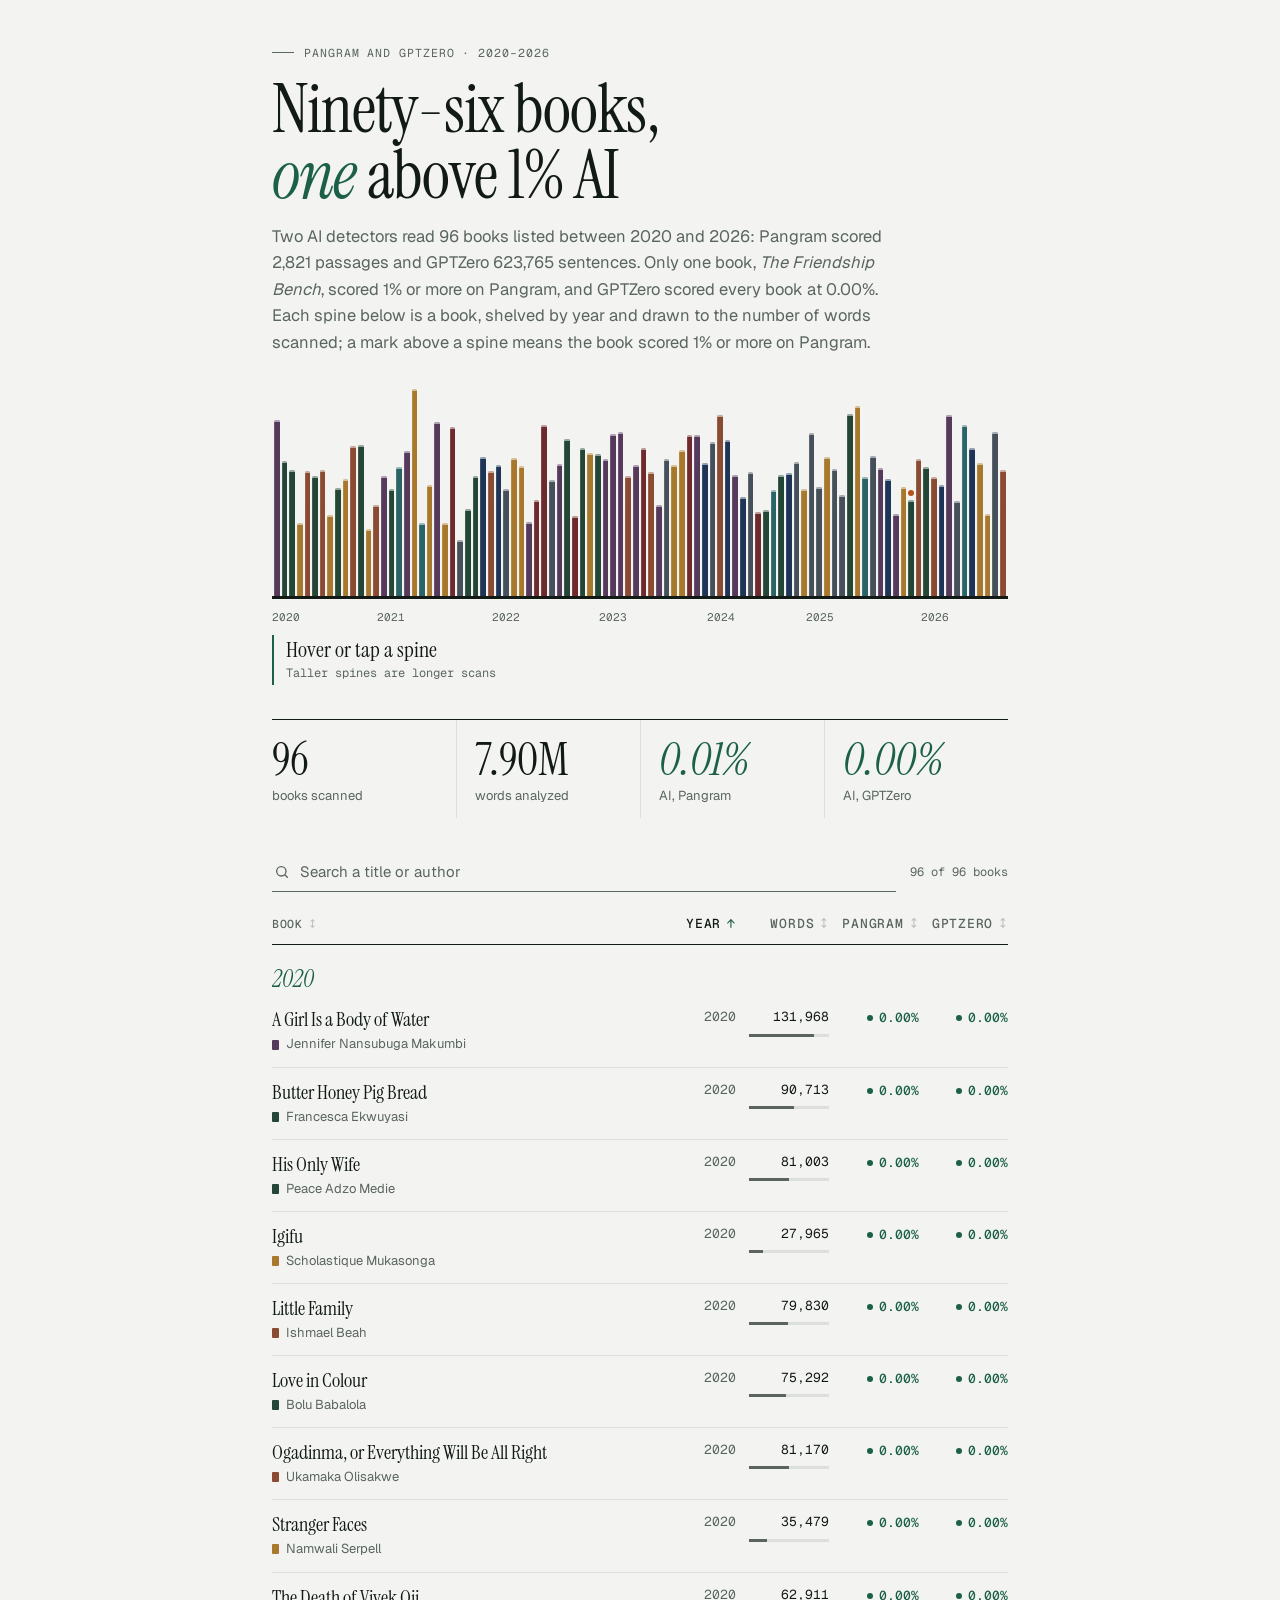
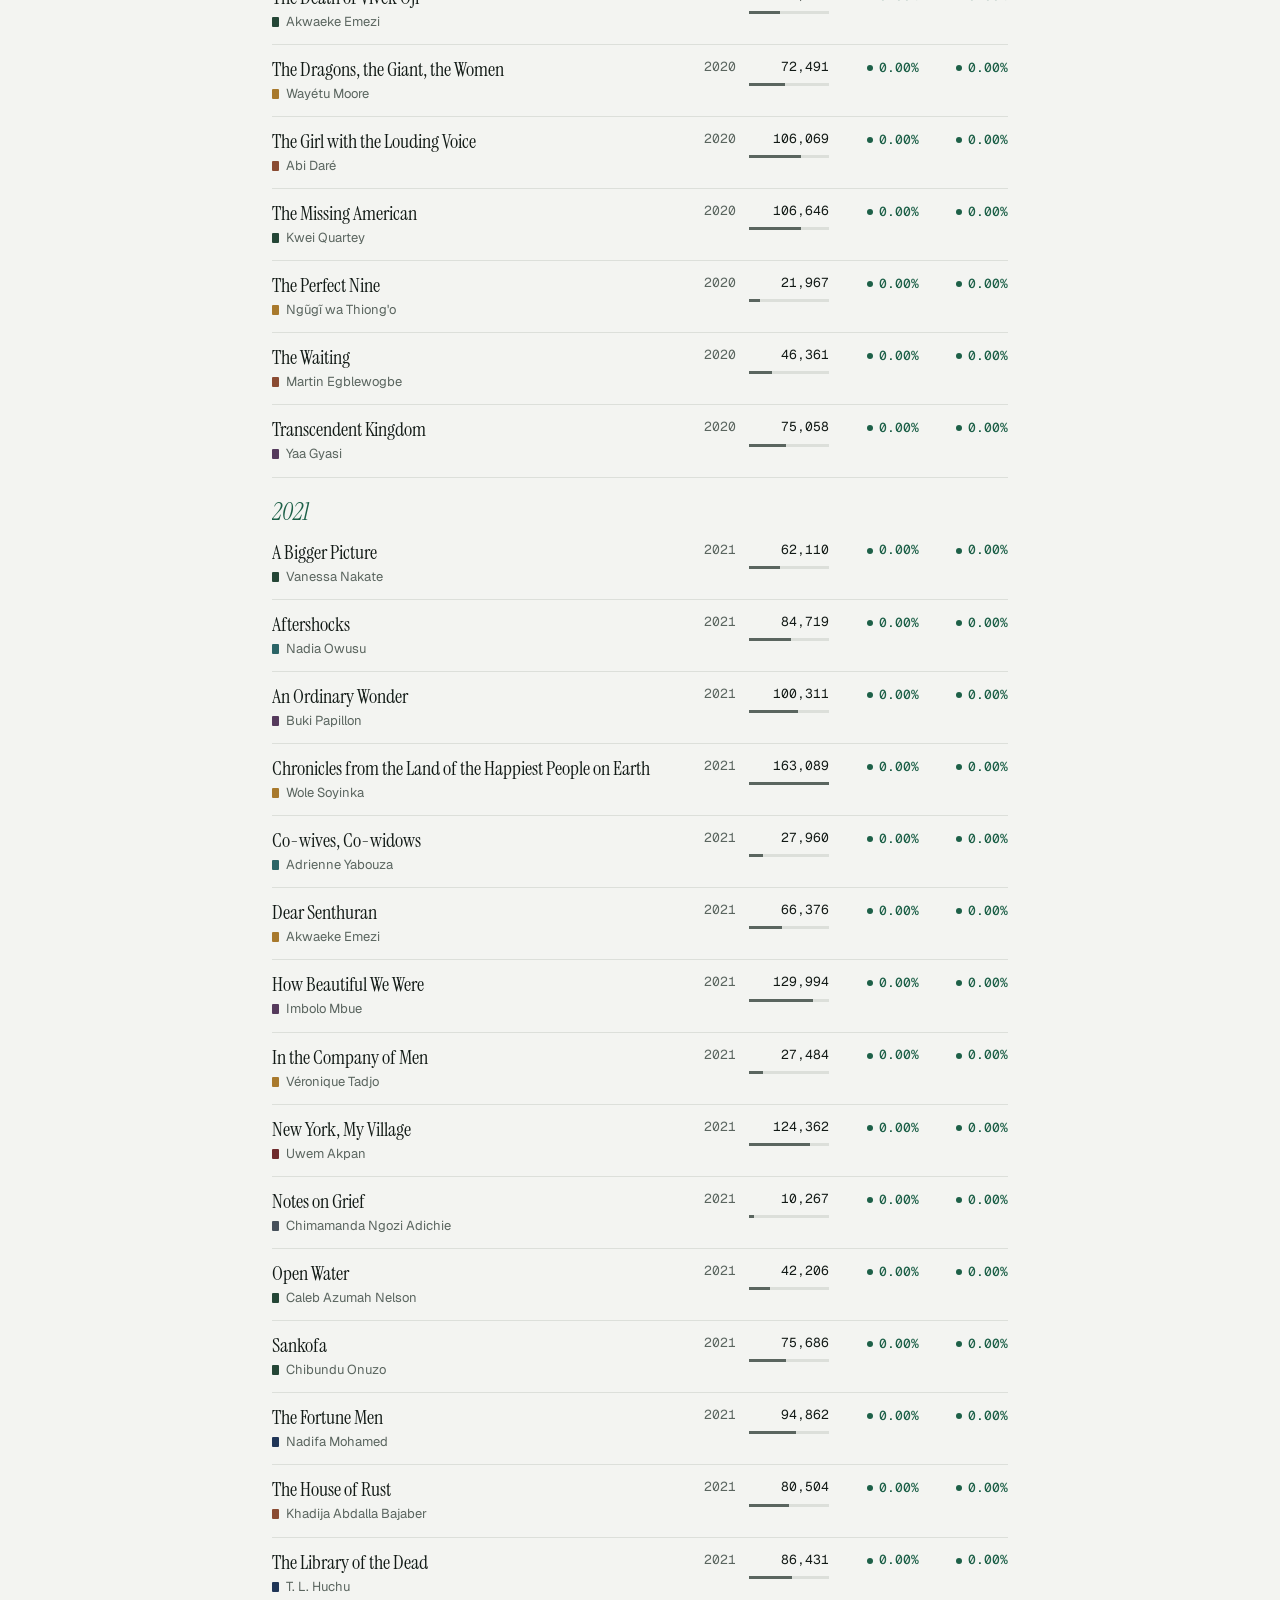
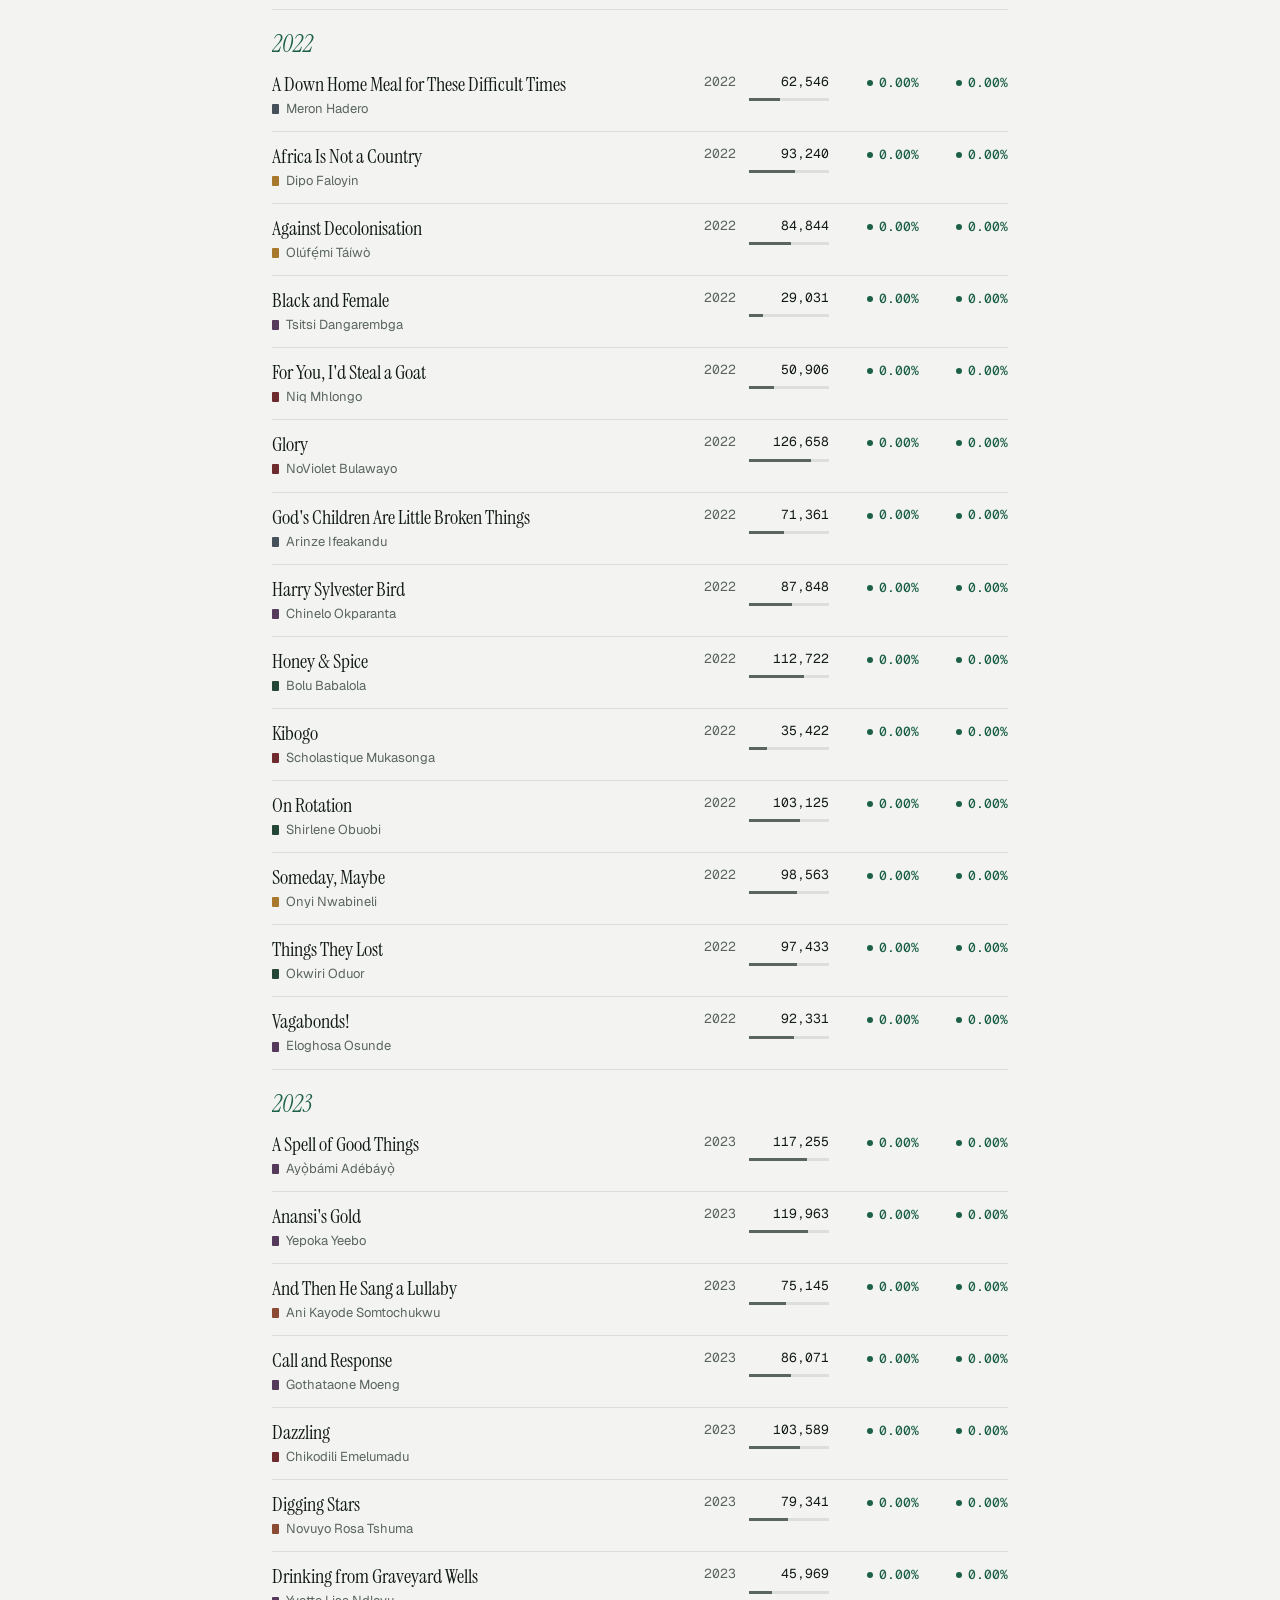
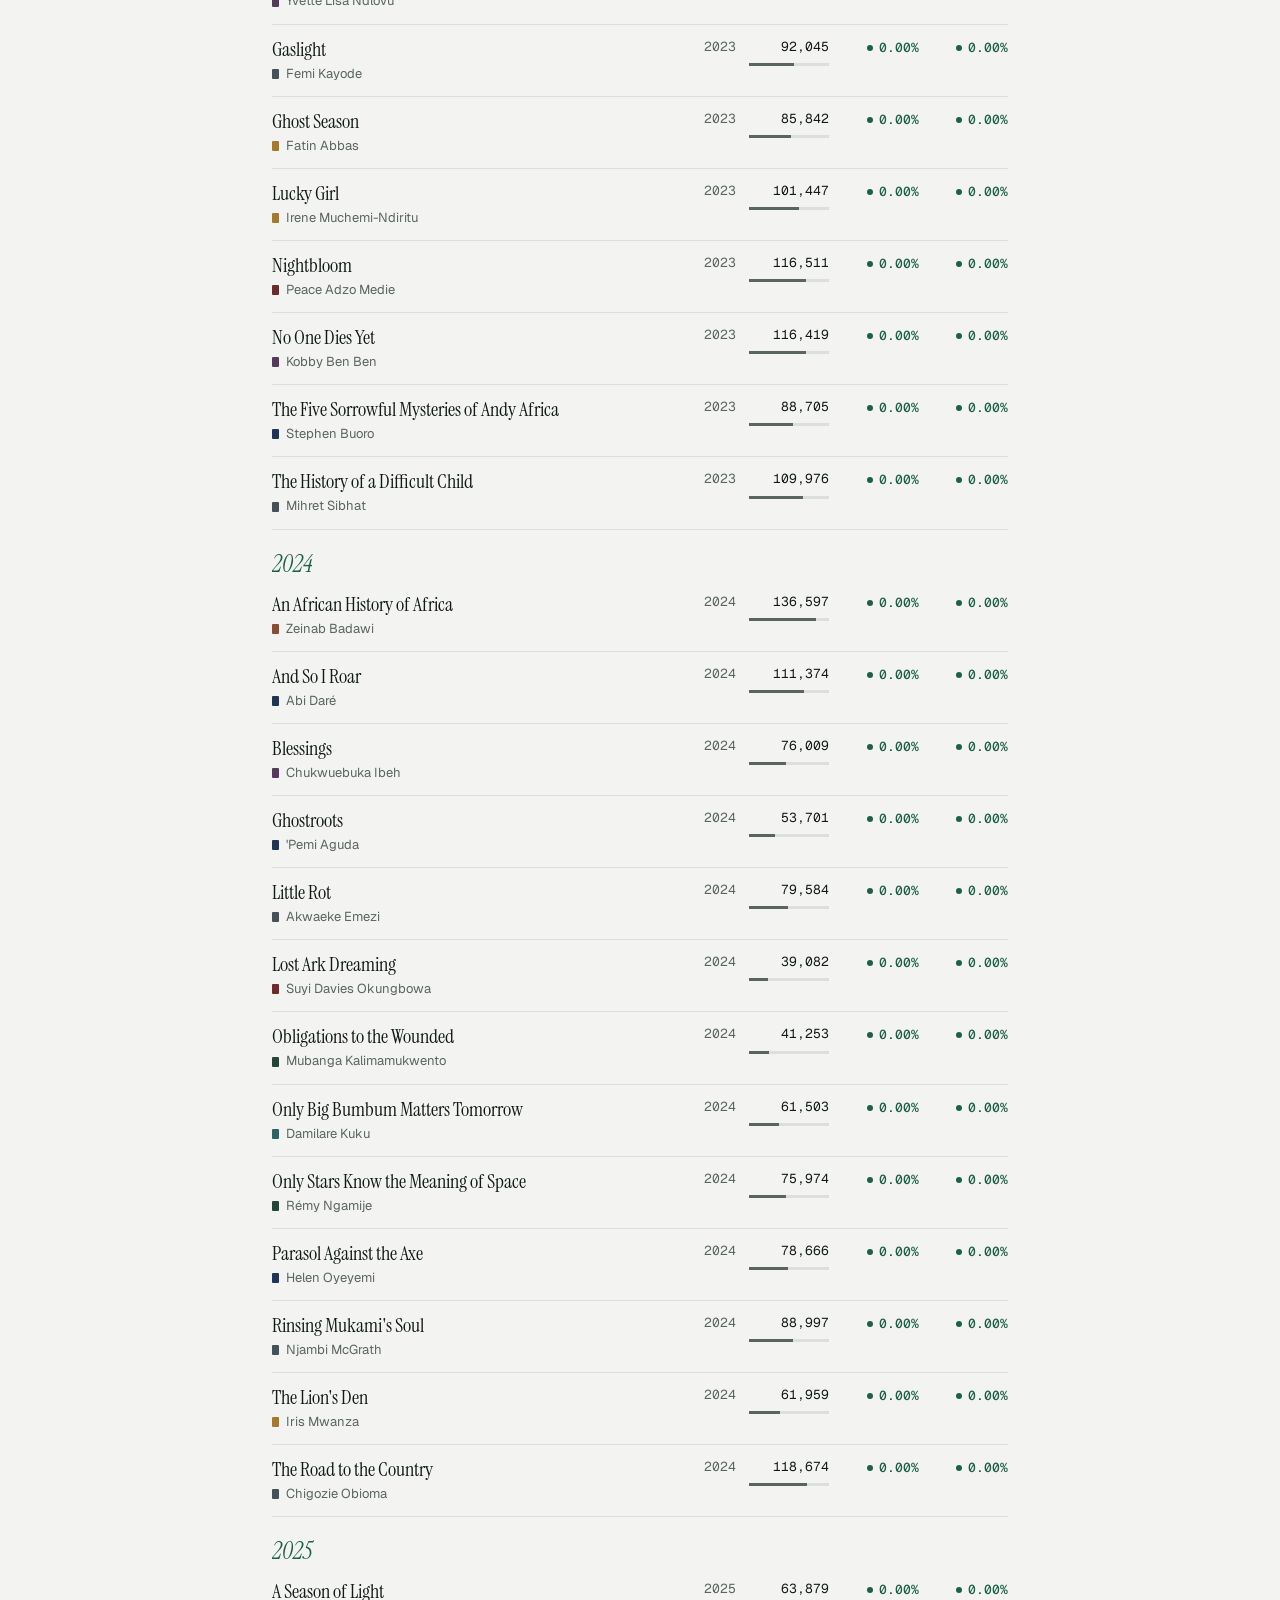
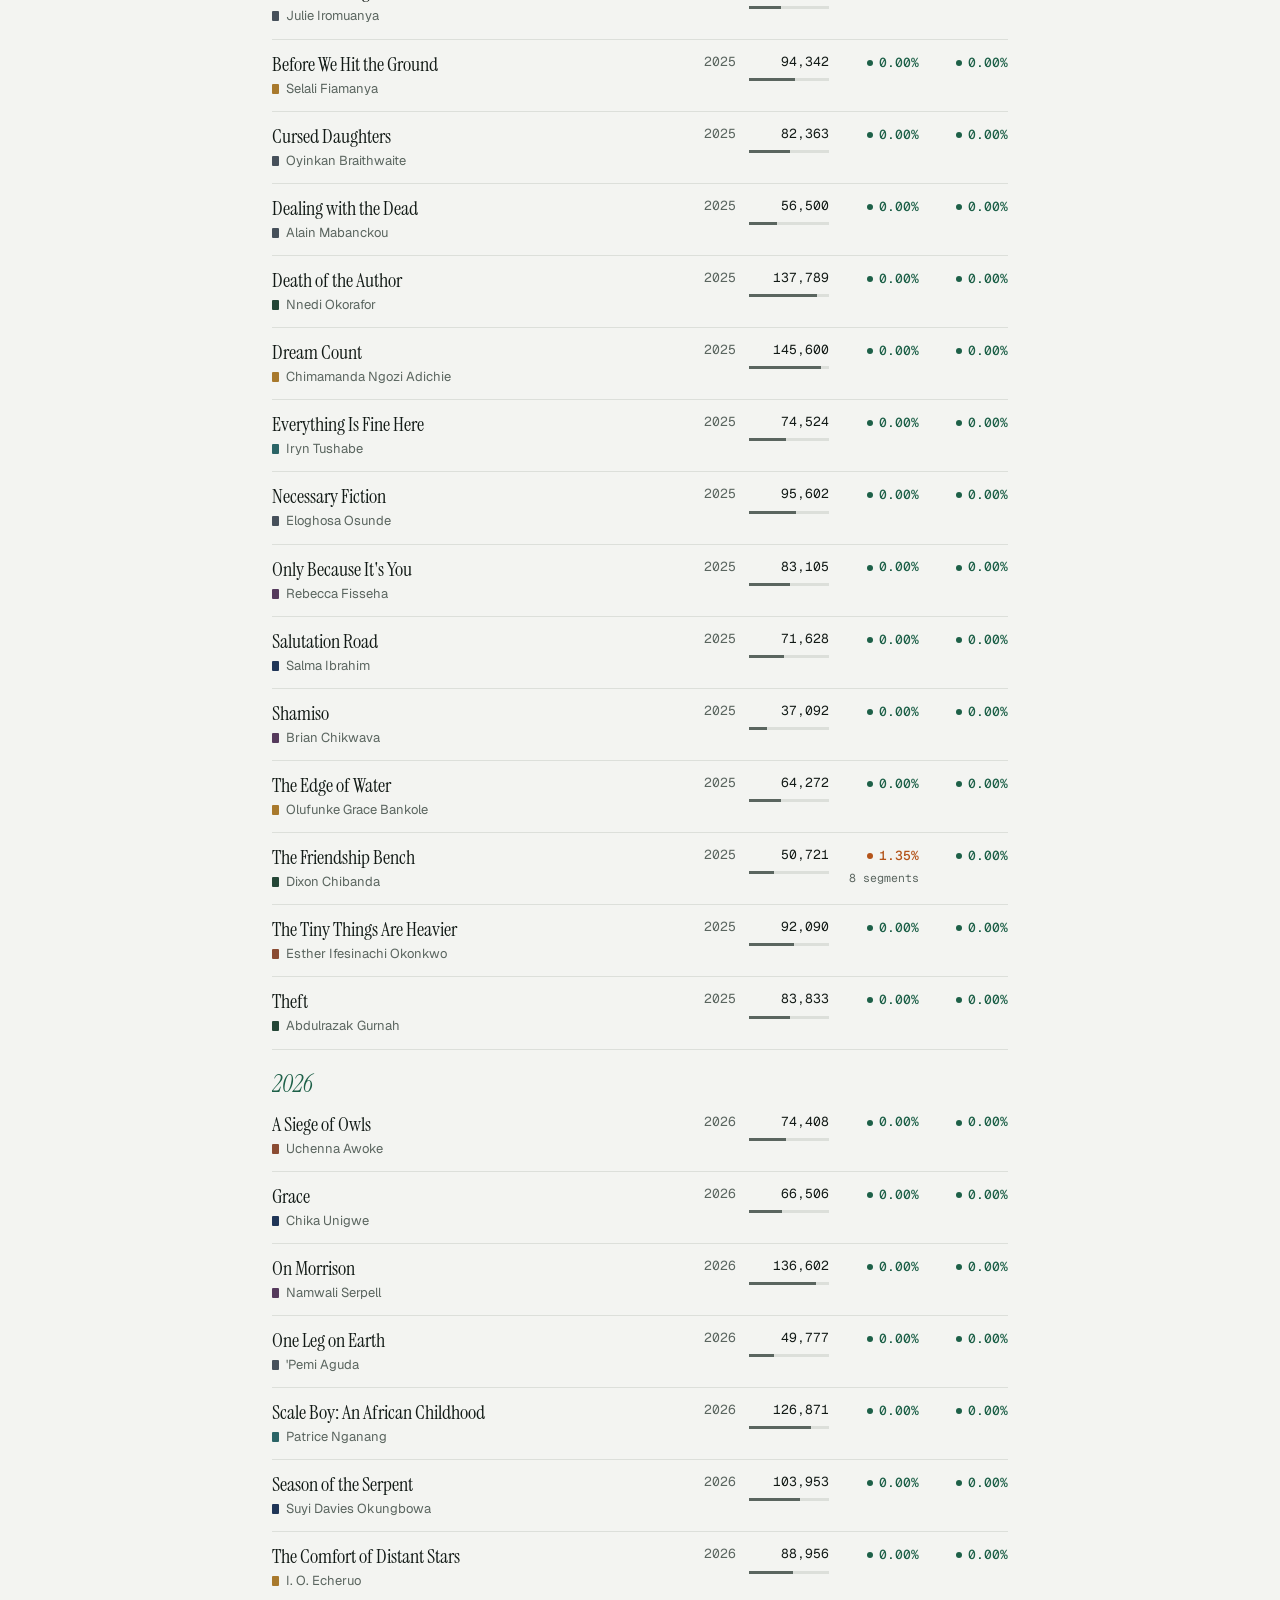
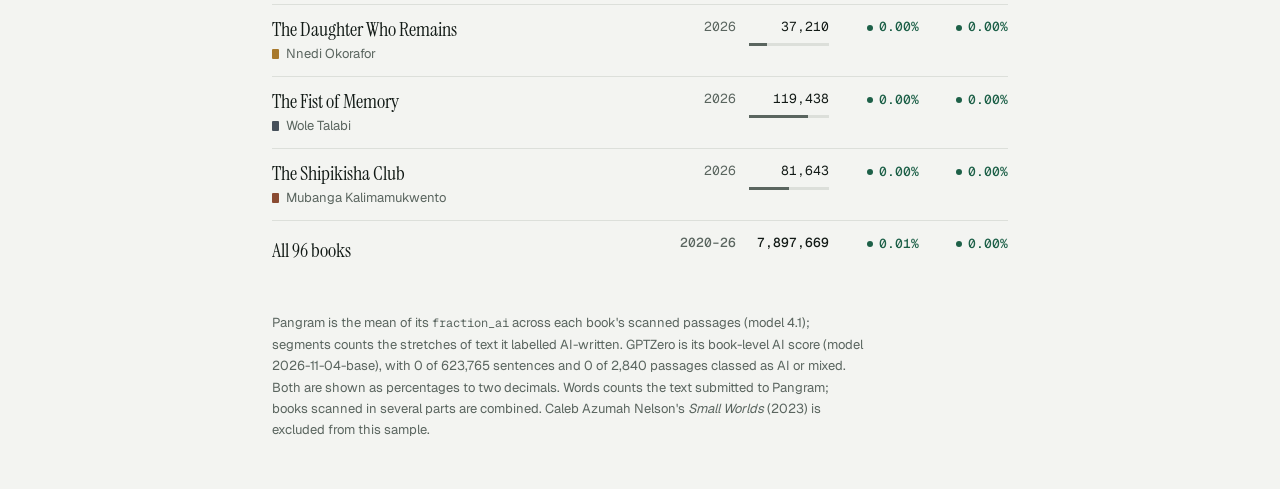
<file: pangram-gptzero-96-books.html>
<!DOCTYPE html>
<html lang="en">
<head>
<meta charset="utf-8">
<meta name="viewport" content="width=device-width, initial-scale=1">
<title>96 Books Through Pangram and GPTZero</title>
<link rel="preconnect" href="https://fonts.googleapis.com">
<link rel="preconnect" href="https://fonts.gstatic.com" crossorigin>
<link href="https://fonts.googleapis.com/css2?family=Instrument+Serif:ital@0;1&family=Geist:wght@400;500&family=Geist+Mono:wght@400;500&display=swap" rel="stylesheet">
<style>
:root{
  /* Layout: a bookshelf of 97 spines as the hero, then a ledger grouped by year */
  --paper:#f3f4f1;
  --card:#fbfbf9;
  --ink:#121a16;
  --ink-2:#5a655f;
  --rule:#dcdfda;
  --accent:#1d6048;
  --accent-soft:#e1ede6;
  --flag:#b4541a;
  --flag-soft:#f7e6da;
  --shelf:#121a16;
  --display:"Instrument Serif","Iowan Old Style",Georgia,serif;
  --body:"Geist",system-ui,-apple-system,"Segoe UI",sans-serif;
  --mono:"Geist Mono",ui-monospace,SFMono-Regular,Menlo,monospace;
  --s1:#244636;--s2:#1f3557;--s3:#6e2a2c;--s4:#a8792c;--s5:#46505a;--s6:#553a5c;--s7:#2a6466;--s8:#8a4b32;
  color-scheme:light;
}
@media (prefers-color-scheme:dark){
  :root:not([data-theme="light"]){
    --paper:#0f1311;--card:#151a17;--ink:#ecefeb;--ink-2:#9ba79f;--rule:#27302b;
    --accent:#86cdaf;--accent-soft:#1b2c25;--flag:#f0a46e;--flag-soft:#33241a;--shelf:#ecefeb;
    --s1:#3f6e57;--s2:#3c5a8a;--s3:#9a4a4c;--s4:#c49a4d;--s5:#6c7782;--s6:#7d5a86;--s7:#3f8a8c;--s8:#b06c50;
    color-scheme:dark;
  }
}
:root[data-theme="dark"]{
  --paper:#0f1311;--card:#151a17;--ink:#ecefeb;--ink-2:#9ba79f;--rule:#27302b;
  --accent:#86cdaf;--accent-soft:#1b2c25;--flag:#f0a46e;--flag-soft:#33241a;--shelf:#ecefeb;
  --s1:#3f6e57;--s2:#3c5a8a;--s3:#9a4a4c;--s4:#c49a4d;--s5:#6c7782;--s6:#7d5a86;--s7:#3f8a8c;--s8:#b06c50;
  color-scheme:dark;
}
*{box-sizing:border-box}
html,body{margin:0}
body{background:var(--paper);color:var(--ink);font-family:var(--body);font-size:15px;line-height:1.55;-webkit-font-smoothing:antialiased}
.wrap{max-width:780px;margin:0 auto;padding:44px 22px 48px;display:flex;flex-direction:column;gap:34px}

.kicker{font-family:var(--mono);font-size:11.5px;letter-spacing:.08em;text-transform:uppercase;color:var(--ink-2);display:flex;gap:10px;align-items:center}
.kicker i{width:22px;height:1px;background:var(--ink-2);display:inline-block}
header{display:flex;flex-direction:column;gap:14px}
h1{font-family:var(--display);font-weight:400;font-size:clamp(40px,8vw,68px);line-height:.98;margin:0;letter-spacing:-.015em;text-wrap:balance}
h1 em{color:var(--accent)}
.dek{margin:0;color:var(--ink-2);max-width:58ch;font-size:16.5px;line-height:1.6}

.shelfbox{display:flex;flex-direction:column;gap:10px}
.shelf{display:flex;align-items:flex-end;gap:2px;height:210px;overflow:visible;border-bottom:3px solid var(--shelf);padding:0 2px}
.spine{flex:1 1 0;min-width:2px;max-width:12px;border-radius:2px 2px 0 0;position:relative;cursor:pointer;transform-origin:bottom;
  box-shadow:inset 0 9px 0 -7px rgba(255,255,255,.35),inset 0 15px 0 -13px rgba(255,255,255,.25),inset 1px 0 0 rgba(255,255,255,.12)}
.spine.flag::after{content:"";position:absolute;left:50%;top:-10px;width:6px;height:6px;margin-left:-3px;border-radius:50%;background:var(--flag)}
.spine:hover,.spine:focus-visible,.spine.on{filter:brightness(1.25);transform:translateY(-6px);outline:none}
@media (prefers-reduced-motion:no-preference){
  .spine{transition:transform .18s ease,filter .18s ease}
  .shelf.rise .spine{animation:rise .7s cubic-bezier(.2,.8,.2,1) both;animation-delay:calc(var(--i) * 9ms)}
  @keyframes rise{from{transform:scaleY(.04)}to{transform:scaleY(1)}}
}
.years{position:relative;height:16px;font-family:var(--mono);font-size:11px;color:var(--ink-2);padding:0 2px}
.caption{min-height:46px;display:flex;flex-direction:column;gap:2px;border-left:2px solid var(--accent);padding:2px 0 2px 12px}
.caption .ct{font-family:var(--display);font-size:22px;line-height:1.15}
.caption .cm{font-family:var(--mono);font-size:12px;color:var(--ink-2)}

.figures{display:grid;grid-template-columns:repeat(4,minmax(0,1fr));border-top:1px solid var(--ink)}
.fig{padding:16px 14px 12px 0;display:flex;flex-direction:column;gap:4px}
.fig + .fig{padding-left:18px;border-left:1px solid var(--rule)}
.fig b{font-family:var(--display);font-weight:400;font-size:clamp(32px,5.4vw,46px);line-height:1;font-variant-numeric:lining-nums tabular-nums}
.fig b.hl{color:var(--accent);font-style:italic}
.fig b.fl{color:var(--flag);font-style:italic}
.fig span{font-size:13px;color:var(--ink-2)}

.tools{display:flex;gap:14px;align-items:center;flex-wrap:wrap;justify-content:space-between}
.search{flex:1 1 260px;position:relative;display:block}
.search input{width:100%;font:inherit;font-size:15px;color:var(--ink);background:transparent;border:none;border-bottom:1px solid var(--ink-2);border-radius:0;padding:8px 4px 8px 28px;outline:none}
.search input::placeholder{color:var(--ink-2)}
.search input:focus-visible{border-bottom-color:var(--accent);box-shadow:0 1px 0 var(--accent)}
.search svg{position:absolute;left:2px;top:50%;transform:translateY(-50%);color:var(--ink-2)}
.count{font-family:var(--mono);font-size:12px;color:var(--ink-2)}

.scroll{overflow-x:auto}
table{width:100%;border-collapse:collapse;min-width:600px}
thead th{text-align:left;font-weight:500;font-size:11.5px;letter-spacing:.06em;text-transform:uppercase;font-family:var(--mono);color:var(--ink-2);padding:0;border-bottom:1px solid var(--ink);white-space:nowrap}
th button{all:unset;cursor:pointer;display:flex;align-items:center;gap:6px;padding:10px 12px 10px 0;width:100%;box-sizing:border-box}
th.num button{justify-content:flex-end;padding:10px 0 10px 12px}
th button:hover,th[aria-sort] button{color:var(--ink)}
th button:focus-visible{outline:2px solid var(--accent);outline-offset:-2px}
.arrow{opacity:.35}
th[aria-sort] .arrow{opacity:1;color:var(--accent)}
td{padding:12px 12px 12px 0;border-bottom:1px solid var(--rule);vertical-align:top}
td.num{padding:12px 0 12px 12px}
tr.grp td{border-bottom:none;padding:22px 0 4px;font-family:var(--display);font-style:italic;font-size:24px;line-height:1;color:var(--accent)}
tr.book{transition:background .15s}
tr.book:hover td,tr.book.flash td{background:var(--accent-soft)}
.t{font-family:var(--display);font-size:20px;line-height:1.2}
.a{font-size:13px;color:var(--ink-2);margin-top:3px;display:flex;align-items:center;gap:7px}
.dot{width:7px;height:10px;border-radius:1px;flex:none}
.num{text-align:right;font-family:var(--mono);font-variant-numeric:tabular-nums;font-size:13px;white-space:nowrap}
.yr{color:var(--ink-2)}
.words{display:flex;flex-direction:column;align-items:flex-end;gap:6px}
.track{width:80px;height:3px;background:var(--rule);overflow:hidden}
.track i{display:block;height:100%;background:var(--ink-2)}
.pill{display:inline-flex;align-items:center;gap:6px;color:var(--accent);font-weight:500}
.pill::before{content:"";width:6px;height:6px;border-radius:50%;background:var(--accent)}
.pill.fl{color:var(--flag)}.pill.fl::before{background:var(--flag)}
.segs{display:block;font-size:11.5px;color:var(--ink-2);margin-top:3px}
tfoot td{border-top:1px solid var(--ink);border-bottom:none;font-weight:500;padding-top:14px}
tfoot td:first-child{font-family:var(--display);font-size:20px;font-weight:400}
.empty{padding:28px 0;text-align:center;color:var(--ink-2)}
.note{font-size:13px;color:var(--ink-2);max-width:66ch;margin:0;line-height:1.65}
.note code{font-family:var(--mono);font-size:12px}
@media (max-width:540px){
  .wrap{padding:30px 16px 36px;gap:28px}
  .shelf{height:150px;gap:1px}
  .figures{grid-template-columns:repeat(2,minmax(0,1fr))}
  .fig{padding-right:8px}.fig + .fig{padding-left:10px}
  .fig:nth-child(3){padding-left:0;border-left:none;border-top:1px solid var(--rule)}.fig:nth-child(4){border-top:1px solid var(--rule)}
  .fig span{font-size:12px}
  .t{font-size:18px}
  .track{width:56px}
}
</style>
</head>
<body>
<main class="wrap">
  <header>
    <div class="kicker"><i></i>Pangram and GPTZero · 2020–2026</div>
    <h1>Ninety-six books, <em>one</em> above 1% AI</h1>
    <p class="dek">Two AI detectors read 96 books listed between 2020 and 2026: Pangram scored 2,821 passages and GPTZero 623,765 sentences. Only one book, <em>The Friendship Bench</em>, scored 1% or more on Pangram, and GPTZero scored every book at 0.00%. Each spine below is a book, shelved by year and drawn to the number of words scanned; a mark above a spine means the book scored 1% or more on Pangram.</p>
  </header>

  <section class="shelfbox" aria-label="Bookshelf of all 97 books, ordered by year">
    <div class="shelf rise" id="shelf"></div>
    <div class="years" id="years"></div>
    <div class="caption" id="caption" aria-live="polite">
      <span class="ct">Hover or tap a spine</span>
      <span class="cm">Taller spines are longer scans</span>
    </div>
  </section>

  <section class="figures" aria-label="Headline figures">
    <div class="fig"><b>96</b><span>books scanned</span></div>
    <div class="fig"><b>7.90M</b><span>words analyzed</span></div>
    <div class="fig"><b class="hl">0.01%</b><span>AI, Pangram</span></div>
    <div class="fig"><b class="hl">0.00%</b><span>AI, GPTZero</span></div>
  </section>

  <section style="display:flex;flex-direction:column;gap:12px">
    <div class="tools">
      <label class="search" for="q">
        <svg width="16" height="16" viewBox="0 0 24 24" fill="none" stroke="currentColor" stroke-width="2" stroke-linecap="round" aria-hidden="true"><circle cx="11" cy="11" r="7"/><path d="m20 20-3.5-3.5"/></svg>
        <input id="q" type="search" placeholder="Search a title or author" autocomplete="off" aria-label="Search a title or author">
      </label>
      <span class="count" id="count" aria-live="polite">97 of 97 books</span>
    </div>
    <div class="scroll">
      <table>
        <thead>
          <tr>
            <th data-k="t" scope="col"><button type="button">Book <span class="arrow">↕</span></button></th>
            <th data-k="y" class="num" scope="col" aria-sort="ascending"><button type="button">Year <span class="arrow">↑</span></button></th>
            <th data-k="w" class="num" scope="col"><button type="button">Words <span class="arrow">↕</span></button></th>
            <th data-k="p" class="num" scope="col"><button type="button">Pangram <span class="arrow">↕</span></button></th>
            <th data-k="g" class="num" scope="col"><button type="button">GPTZero <span class="arrow">↕</span></button></th>
          </tr>
        </thead>
        <tbody id="rows"></tbody>
        <tfoot>
          <tr>
            <td id="footLabel">All 96 books</td>
            <td class="num yr">2020–26</td>
            <td class="num" id="footWords">7,897,669</td>
            <td class="num"><span class="pill" id="footAI">0.01%</span></td>
            <td class="num"><span class="pill" id="footG">0.00%</span></td>
          </tr>
        </tfoot>
      </table>
    </div>
  </section>

  <p class="note">Pangram is the mean of its <code>fraction_ai</code> across each book's scanned passages (model 4.1); segments counts the stretches of text it labelled AI-written. GPTZero is its book-level AI score (model 2026-11-04-base), with 0 of 623,765 sentences and 0 of 2,840 passages classed as AI or mixed. Both are shown as percentages to two decimals. Words counts the text submitted to Pangram; books scanned in several parts are combined. Caleb Azumah Nelson's <em>Small Worlds</em> (2023) is excluded from this sample.</p>
</main>

<script>
const BOOKS = [{"t": "A Bigger Picture", "a": "Vanessa Nakate", "y": 2021, "w": 62110, "p": 0, "s": 0, "n": 13, "g": 0.0}, {"t": "Dear Senthuran", "a": "Akwaeke Emezi", "y": 2021, "w": 66376, "p": 0, "s": 0, "n": 33, "g": 0.0}, {"t": "A Down Home Meal for These Difficult Times", "a": "Meron Hadero", "y": 2022, "w": 62546, "p": 0, "s": 0, "n": 18, "g": 0.0}, {"t": "A Girl Is a Body of Water", "a": "Jennifer Nansubuga Makumbi", "y": 2020, "w": 131968, "p": 0, "s": 0, "n": 52, "g": 0.0}, {"t": "A Siege of Owls", "a": "Uchenna Awoke", "y": 2026, "w": 74408, "p": 0, "s": 0, "n": 55, "g": 0.0}, {"t": "A Spell of Good Things", "a": "Ayọ̀bámi Adébáyọ̀", "y": 2023, "w": 117255, "p": 0, "s": 0, "n": 27, "g": 0.0}, {"t": "A Season of Light", "a": "Julie Iromuanya", "y": 2025, "w": 63879, "p": 0, "s": 0, "n": 25, "g": 0.0}, {"t": "Africa Is Not a Country", "a": "Dipo Faloyin", "y": 2022, "w": 93240, "p": 0, "s": 0, "n": 22, "g": 0.0}, {"t": "Aftershocks", "a": "Nadia Owusu", "y": 2021, "w": 84719, "p": 0, "s": 0, "n": 36, "g": 0.0}, {"t": "Against Decolonisation", "a": "Olúfẹ́mi Táíwò", "y": 2022, "w": 84844, "p": 0, "s": 0, "n": 23, "g": 0.0}, {"t": "An African History of Africa", "a": "Zeinab Badawi", "y": 2024, "w": 136597, "p": 0, "s": 0, "n": 19, "g": 0.0}, {"t": "An Ordinary Wonder", "a": "Buki Papillon", "y": 2021, "w": 100311, "p": 0, "s": 0, "n": 51, "g": 0.0}, {"t": "Anansi's Gold", "a": "Yepoka Yeebo", "y": 2023, "w": 119963, "p": 0, "s": 0, "n": 49, "g": 0.0}, {"t": "And So I Roar", "a": "Abi Daré", "y": 2024, "w": 111374, "p": 0, "s": 0, "n": 24, "g": 0.0}, {"t": "And Then He Sang a Lullaby", "a": "Ani Kayode Somtochukwu", "y": 2023, "w": 75145, "p": 0, "s": 0, "n": 24, "g": 0.0}, {"t": "Before We Hit the Ground", "a": "Selali Fiamanya", "y": 2025, "w": 94342, "p": 0, "s": 0, "n": 29, "g": 0.0}, {"t": "Black and Female", "a": "Tsitsi Dangarembga", "y": 2022, "w": 29031, "p": 0, "s": 0, "n": 4, "g": 0.0}, {"t": "Blessings", "a": "Chukwuebuka Ibeh", "y": 2024, "w": 76009, "p": 0, "s": 0, "n": 28, "g": 0.0}, {"t": "Butter Honey Pig Bread", "a": "Francesca Ekwuyasi", "y": 2020, "w": 90713, "p": 0, "s": 0, "n": 4, "g": 0.0}, {"t": "Call and Response", "a": "Gothataone Moeng", "y": 2023, "w": 86071, "p": 0, "s": 0, "n": 23, "g": 0.0}, {"t": "Chronicles from the Land of the Happiest People on Earth", "a": "Wole Soyinka", "y": 2021, "w": 163089, "p": 0, "s": 0, "n": 23, "g": 0.0}, {"t": "Co-wives, Co-widows", "a": "Adrienne Yabouza", "y": 2021, "w": 27960, "p": 0, "s": 0, "n": 13, "g": 0.0}, {"t": "Cursed Daughters", "a": "Oyinkan Braithwaite", "y": 2025, "w": 82363, "p": 0, "s": 0, "n": 106, "g": 0.0}, {"t": "Dazzling", "a": "Chikodili Emelumadu", "y": 2023, "w": 103589, "p": 0, "s": 0, "n": 54, "g": 0.0}, {"t": "Dealing with the Dead", "a": "Alain Mabanckou", "y": 2025, "w": 56500, "p": 0, "s": 0, "n": 31, "g": 0.0}, {"t": "Death of the Author", "a": "Nnedi Okorafor", "y": 2025, "w": 137789, "p": 0, "s": 0, "n": 52, "g": 0.0}, {"t": "Digging Stars", "a": "Novuyo Rosa Tshuma", "y": 2023, "w": 79341, "p": 0, "s": 0, "n": 3, "g": 0.0}, {"t": "Dream Count", "a": "Chimamanda Ngozi Adichie", "y": 2025, "w": 145600, "p": 0, "s": 0, "n": 16, "g": 0.0}, {"t": "Drinking from Graveyard Wells", "a": "Yvette Lisa Ndlovu", "y": 2023, "w": 45969, "p": 0, "s": 0, "n": 28, "g": 0.0}, {"t": "Everything Is Fine Here", "a": "Iryn Tushabe", "y": 2025, "w": 74524, "p": 0, "s": 0, "n": 18, "g": 0.0}, {"t": "For You, I'd Steal a Goat", "a": "Niq Mhlongo", "y": 2022, "w": 50906, "p": 0, "s": 0, "n": 10, "g": 0.0}, {"t": "Gaslight", "a": "Femi Kayode", "y": 2023, "w": 92045, "p": 0, "s": 0, "n": 51, "g": 0.0}, {"t": "Ghost Season", "a": "Fatin Abbas", "y": 2023, "w": 85842, "p": 0, "s": 0, "n": 9, "g": 0.0}, {"t": "Ghostroots", "a": "'Pemi Aguda", "y": 2024, "w": 53701, "p": 0, "s": 0, "n": 12, "g": 0.0}, {"t": "Glory", "a": "NoViolet Bulawayo", "y": 2022, "w": 126658, "p": 0, "s": 0, "n": 220, "g": 0.0}, {"t": "God's Children Are Little Broken Things", "a": "Arinze Ifeakandu", "y": 2022, "w": 71361, "p": 0, "s": 0, "n": 26, "g": 0.0}, {"t": "Grace", "a": "Chika Unigwe", "y": 2026, "w": 66506, "p": 0, "s": 0, "n": 47, "g": 0.0}, {"t": "Harry Sylvester Bird", "a": "Chinelo Okparanta", "y": 2022, "w": 87848, "p": 0, "s": 0, "n": 5, "g": 0.0}, {"t": "His Only Wife", "a": "Peace Adzo Medie", "y": 2020, "w": 81003, "p": 0, "s": 0, "n": 13, "g": 0.0}, {"t": "Honey & Spice", "a": "Bolu Babalola", "y": 2022, "w": 112722, "p": 0, "s": 0, "n": 30, "g": 0.0}, {"t": "How Beautiful We Were", "a": "Imbolo Mbue", "y": 2021, "w": 129994, "p": 0, "s": 0, "n": 11, "g": 0.0}, {"t": "Igifu", "a": "Scholastique Mukasonga", "y": 2020, "w": 27965, "p": 0, "s": 0, "n": 5, "g": 0.0}, {"t": "In the Company of Men", "a": "Véronique Tadjo", "y": 2021, "w": 27484, "p": 0, "s": 0, "n": 15, "g": 0.0}, {"t": "Kibogo", "a": "Scholastique Mukasonga", "y": 2022, "w": 35422, "p": 0, "s": 0, "n": 4, "g": 0.0}, {"t": "Little Family", "a": "Ishmael Beah", "y": 2020, "w": 79830, "p": 0, "s": 0, "n": 11, "g": 0.0}, {"t": "Little Rot", "a": "Akwaeke Emezi", "y": 2024, "w": 79584, "p": 0, "s": 0, "n": 20, "g": 0.0}, {"t": "Lost Ark Dreaming", "a": "Suyi Davies Okungbowa", "y": 2024, "w": 39082, "p": 0, "s": 0, "n": 9, "g": 0.0}, {"t": "Love in Colour", "a": "Bolu Babalola", "y": 2020, "w": 75292, "p": 0, "s": 0, "n": 11, "g": 0.0}, {"t": "Lucky Girl", "a": "Irene Muchemi-Ndiritu", "y": 2023, "w": 101447, "p": 0, "s": 0, "n": 20, "g": 0.0}, {"t": "Necessary Fiction", "a": "Eloghosa Osunde", "y": 2025, "w": 95602, "p": 0, "s": 0, "n": 26, "g": 0.0}, {"t": "New York, My Village", "a": "Uwem Akpan", "y": 2021, "w": 124362, "p": 0, "s": 0, "n": 35, "g": 0.0}, {"t": "Nightbloom", "a": "Peace Adzo Medie", "y": 2023, "w": 116511, "p": 0, "s": 0, "n": 16, "g": 0.0}, {"t": "No One Dies Yet", "a": "Kobby Ben Ben", "y": 2023, "w": 116419, "p": 0, "s": 0, "n": 41, "g": 0.0}, {"t": "Notes on Grief", "a": "Chimamanda Ngozi Adichie", "y": 2021, "w": 10267, "p": 0, "s": 0, "n": 29, "g": 0.0}, {"t": "Obligations to the Wounded", "a": "Mubanga Kalimamukwento", "y": 2024, "w": 41253, "p": 0, "s": 0, "n": 16, "g": 0.0}, {"t": "Ogadinma, or Everything Will Be All Right", "a": "Ukamaka Olisakwe", "y": 2020, "w": 81170, "p": 0, "s": 0, "n": 22, "g": 0.0}, {"t": "On Morrison", "a": "Namwali Serpell", "y": 2026, "w": 136602, "p": 0, "s": 0, "n": 12, "g": 0.0}, {"t": "On Rotation", "a": "Shirlene Obuobi", "y": 2022, "w": 103125, "p": 0, "s": 0, "n": 29, "g": 0.0}, {"t": "One Leg on Earth", "a": "'Pemi Aguda", "y": 2026, "w": 49777, "p": 0, "s": 0, "n": 23, "g": 0.0}, {"t": "Only Stars Know the Meaning of Space", "a": "Rémy Ngamije", "y": 2024, "w": 75974, "p": 0, "s": 0, "n": 78, "g": 0.0}, {"t": "Only Because It's You", "a": "Rebecca Fisseha", "y": 2025, "w": 83105, "p": 0, "s": 0, "n": 42, "g": 0.0}, {"t": "Open Water", "a": "Caleb Azumah Nelson", "y": 2021, "w": 42206, "p": 0, "s": 0, "n": 31, "g": 0.0}, {"t": "Parasol Against the Axe", "a": "Helen Oyeyemi", "y": 2024, "w": 78666, "p": 0, "s": 0, "n": 12, "g": 0.0}, {"t": "Rinsing Mukami's Soul", "a": "Njambi McGrath", "y": 2024, "w": 88997, "p": 0, "s": 0, "n": 46, "g": 0.0}, {"t": "Salutation Road", "a": "Salma Ibrahim", "y": 2025, "w": 71628, "p": 0, "s": 0, "n": 22, "g": 0.0}, {"t": "Sankofa", "a": "Chibundu Onuzo", "y": 2021, "w": 75686, "p": 0, "s": 0, "n": 29, "g": 0.0}, {"t": "Scale Boy: An African Childhood", "a": "Patrice Nganang", "y": 2026, "w": 126871, "p": 0, "s": 0, "n": 68, "g": 0.0}, {"t": "Season of the Serpent", "a": "Suyi Davies Okungbowa", "y": 2026, "w": 103953, "p": 0, "s": 0, "n": 44, "g": 0.0}, {"t": "Shamiso", "a": "Brian Chikwava", "y": 2025, "w": 37092, "p": 0, "s": 0, "n": 37, "g": 0.0}, {"t": "Only Big Bumbum Matters Tomorrow", "a": "Damilare Kuku", "y": 2024, "w": 61503, "p": 0, "s": 0, "n": 20, "g": 0.0}, {"t": "Someday, Maybe", "a": "Onyi Nwabineli", "y": 2022, "w": 98563, "p": 0, "s": 0, "n": 34, "g": 0.0}, {"t": "Stranger Faces", "a": "Namwali Serpell", "y": 2020, "w": 35479, "p": 0, "s": 0, "n": 8, "g": 0.0}, {"t": "The Comfort of Distant Stars", "a": "I. O. Echeruo", "y": 2026, "w": 88956, "p": 0, "s": 0, "n": 19, "g": 0.0}, {"t": "The Daughter Who Remains", "a": "Nnedi Okorafor", "y": 2026, "w": 37210, "p": 0, "s": 0, "n": 12, "g": 0.0}, {"t": "The Death of Vivek Oji", "a": "Akwaeke Emezi", "y": 2020, "w": 62911, "p": 0, "s": 0, "n": 23, "g": 0.0}, {"t": "The Dragons, the Giant, the Women", "a": "Wayétu Moore", "y": 2020, "w": 72491, "p": 0, "s": 0, "n": 29, "g": 0.0}, {"t": "The Edge of Water", "a": "Olufunke Grace Bankole", "y": 2025, "w": 64272, "p": 0, "s": 0, "n": 5, "g": 0.0}, {"t": "The Fist of Memory", "a": "Wole Talabi", "y": 2026, "w": 119438, "p": 0, "s": 0, "n": 51, "g": 0.0}, {"t": "The Five Sorrowful Mysteries of Andy Africa", "a": "Stephen Buoro", "y": 2023, "w": 88705, "p": 0, "s": 0, "n": 5, "g": 0.0}, {"t": "The Fortune Men", "a": "Nadifa Mohamed", "y": 2021, "w": 94862, "p": 0, "s": 0, "n": 17, "g": 0.0}, {"t": "The Friendship Bench", "a": "Dixon Chibanda", "y": 2025, "w": 50721, "p": 0.013484, "s": 8, "n": 9, "g": 0.0}, {"t": "The Girl with the Louding Voice", "a": "Abi Daré", "y": 2020, "w": 106069, "p": 0, "s": 0, "n": 58, "g": 0.0}, {"t": "The History of a Difficult Child", "a": "Mihret Sibhat", "y": 2023, "w": 109976, "p": 0, "s": 0, "n": 37, "g": 0.0}, {"t": "The House of Rust", "a": "Khadija Abdalla Bajaber", "y": 2021, "w": 80504, "p": 0, "s": 0, "n": 26, "g": 0.0}, {"t": "The Library of the Dead", "a": "T. L. Huchu", "y": 2021, "w": 86431, "p": 0, "s": 0, "n": 45, "g": 0.0}, {"t": "The Lion's Den", "a": "Iris Mwanza", "y": 2024, "w": 61959, "p": 0, "s": 0, "n": 24, "g": 0.0}, {"t": "The Missing American", "a": "Kwei Quartey", "y": 2020, "w": 106646, "p": 0, "s": 0, "n": 108, "g": 0.0}, {"t": "The Perfect Nine", "a": "Ngũgĩ wa Thiong'o", "y": 2020, "w": 21967, "p": 0, "s": 0, "n": 23, "g": 0.0}, {"t": "The Road to the Country", "a": "Chigozie Obioma", "y": 2024, "w": 118674, "p": 0, "s": 0, "n": 38, "g": 0.0}, {"t": "The Shipikisha Club", "a": "Mubanga Kalimamukwento", "y": 2026, "w": 81643, "p": 0, "s": 0, "n": 32, "g": 0.0}, {"t": "The Tiny Things Are Heavier", "a": "Esther Ifesinachi Okonkwo", "y": 2025, "w": 92090, "p": 0, "s": 0, "n": 2, "g": 0.0}, {"t": "The Waiting", "a": "Martin Egblewogbe", "y": 2020, "w": 46361, "p": 0, "s": 0, "n": 18, "g": 0.0}, {"t": "Theft", "a": "Abdulrazak Gurnah", "y": 2025, "w": 83833, "p": 0, "s": 0, "n": 22, "g": 0.0}, {"t": "Things They Lost", "a": "Okwiri Oduor", "y": 2022, "w": 97433, "p": 0, "s": 0, "n": 2, "g": 0.0}, {"t": "Transcendent Kingdom", "a": "Yaa Gyasi", "y": 2020, "w": 75058, "p": 0, "s": 0, "n": 53, "g": 0.0}, {"t": "Vagabonds!", "a": "Eloghosa Osunde", "y": 2022, "w": 92331, "p": 0, "s": 0, "n": 11, "g": 0.0}];
const N = BOOKS.length;
const max = Math.max(...BOOKS.map(b => b.w));
const fmt = new Intl.NumberFormat("en-US");
const esc = s => s.replace(/[&<>"]/g, c => ({"&":"&amp;","<":"&lt;",">":"&gt;",'"':"&quot;"}[c]));
const hash = s => { let h = 7; for (const c of s) h = (h * 31 + c.charCodeAt(0)) >>> 0; return h; };
BOOKS.forEach((b, i) => { b.id = i; b.c = `var(--s${hash(b.t) % 8 + 1})`; });

const shelf = document.getElementById("shelf");
const cap = document.getElementById("caption");
const byYear = [...BOOKS].sort((x, y) => x.y - y.y || x.t.localeCompare(y.t));
shelf.innerHTML = byYear.map((b, i) =>
  `<div class="spine${b.s ? " flag" : ""}" tabindex="0" role="button" data-id="${b.id}" style="--i:${i};background:${b.c};height:${(22 + 78 * b.w / max).toFixed(1)}%" aria-label="${esc(b.t)} by ${esc(b.a)}, ${b.y}, ${fmt.format(b.w)} words, ${(b.p*100).toFixed(2)}% AI on Pangram${b.s ? `, ${b.s} flagged segment${b.s>1?"s":""}` : ""}, ${(b.g*100).toFixed(2)}% on GPTZero"></div>`).join("");
function showCap(b){
  cap.innerHTML = `<span class="ct">${esc(b.t)}</span><span class="cm">${esc(b.a)} · ${b.y} · ${fmt.format(b.w)} words · Pangram ${(b.p*100).toFixed(2)}%${b.s ? ` (${b.s} segment${b.s>1?"s":""})` : ""} · GPTZero ${(b.g*100).toFixed(2)}%</span>`;
}
shelf.addEventListener("pointerover", e => { const s = e.target.closest(".spine"); if (s) showCap(BOOKS[s.dataset.id]); });
shelf.addEventListener("focusin", e => { const s = e.target.closest(".spine"); if (s) showCap(BOOKS[s.dataset.id]); });
function jump(s){
  const b = BOOKS[s.dataset.id];
  showCap(b);
  shelf.querySelectorAll(".on").forEach(o => o.classList.remove("on"));
  s.classList.add("on");
  q.value = ""; render();
  const row = document.getElementById("b" + b.id);
  if (row){ row.scrollIntoView({behavior: matchMedia("(prefers-reduced-motion: reduce)").matches ? "auto" : "smooth", block: "center"}); row.classList.add("flash"); setTimeout(() => row.classList.remove("flash"), 1600); }
}
shelf.addEventListener("click", e => { const s = e.target.closest(".spine"); if (s) jump(s); });
shelf.addEventListener("keydown", e => { const s = e.target.closest(".spine"); if (s && (e.key === "Enter" || e.key === " ")) { e.preventDefault(); jump(s); } });
setTimeout(() => shelf.classList.remove("rise"), 2000);
document.getElementById("years").innerHTML = [2020, 2021, 2022, 2023, 2024, 2025, 2026].map(y => {
  const i = byYear.findIndex(b => b.y === y);
  const pos = (i + 0.5) / N * 100;
  const align = y === 2020 ? "left:0" : `left:${pos.toFixed(2)}%;transform:translateX(-50%)`;
  return `<span style="position:absolute;${align}">${y}</span>`;
}).join("");

const tbody = document.getElementById("rows");
const q = document.getElementById("q");
const count = document.getElementById("count");
let sortKey = "y", dir = 1;

function row(b){
  return `<tr class="book" id="b${b.id}">
    <td><div class="t">${esc(b.t)}</div><div class="a"><span class="dot" style="background:${b.c}"></span>${esc(b.a)}</div></td>
    <td class="num yr">${b.y}</td>
    <td class="num"><div class="words"><span>${fmt.format(b.w)}</span><span class="track"><i style="width:${(b.w / max * 100).toFixed(1)}%"></i></span></div></td>
    <td class="num"><span class="pill${b.s ? " fl" : ""}">${(b.p * 100).toFixed(2)}%</span>${b.s ? `<span class="segs">${b.s} segment${b.s>1?"s":""}</span>` : ""}</td>
    <td class="num"><span class="pill">${(b.g * 100).toFixed(2)}%</span></td>
  </tr>`;
}
function render(){
  const term = q.value.trim().toLowerCase();
  let list = BOOKS.filter(b => !term || b.t.toLowerCase().includes(term) || b.a.toLowerCase().includes(term));
  list.sort((x, y) => {
    let r = sortKey === "t" ? x.t.localeCompare(y.t) : (x[sortKey] - y[sortKey]);
    if (r === 0) r = x.y - y.y || x.t.localeCompare(y.t);
    return r * dir;
  });
  let html = "", last = null;
  for (const b of list){
    if (sortKey === "y" && b.y !== last){ html += `<tr class="grp"><td colspan="5">${b.y}</td></tr>`; last = b.y; }
    html += row(b);
  }
  tbody.innerHTML = list.length ? html : `<tr><td colspan="5" class="empty">No book or author matches “${esc(q.value)}”.</td></tr>`;
  count.textContent = `${list.length} of ${N} books`;
  document.getElementById("footLabel").textContent = term ? `${list.length} matching book${list.length === 1 ? "" : "s"}` : `All ${N} books`;
  document.getElementById("footWords").textContent = fmt.format(list.reduce((s, b) => s + b.w, 0));
  document.getElementById("footAI").textContent = list.length ? (list.reduce((s, b) => s + b.p, 0) / list.length * 100).toFixed(2) + "%" : "–";
  document.getElementById("footG").textContent = list.length ? (list.reduce((s, b) => s + b.g, 0) / list.length * 100).toFixed(2) + "%" : "–";
}
document.querySelectorAll("th[data-k]").forEach(th => {
  th.querySelector("button").addEventListener("click", () => {
    const k = th.dataset.k;
    if (k === sortKey) dir = -dir; else { sortKey = k; dir = (k === "w") ? -1 : 1; }
    document.querySelectorAll("th[data-k]").forEach(o => { o.removeAttribute("aria-sort"); o.querySelector(".arrow").textContent = "↕"; });
    th.setAttribute("aria-sort", dir === 1 ? "ascending" : "descending");
    th.querySelector(".arrow").textContent = dir === 1 ? "↑" : "↓";
    render();
  });
});
q.addEventListener("input", render);
render();
</script>
</body>
</html>
</file>
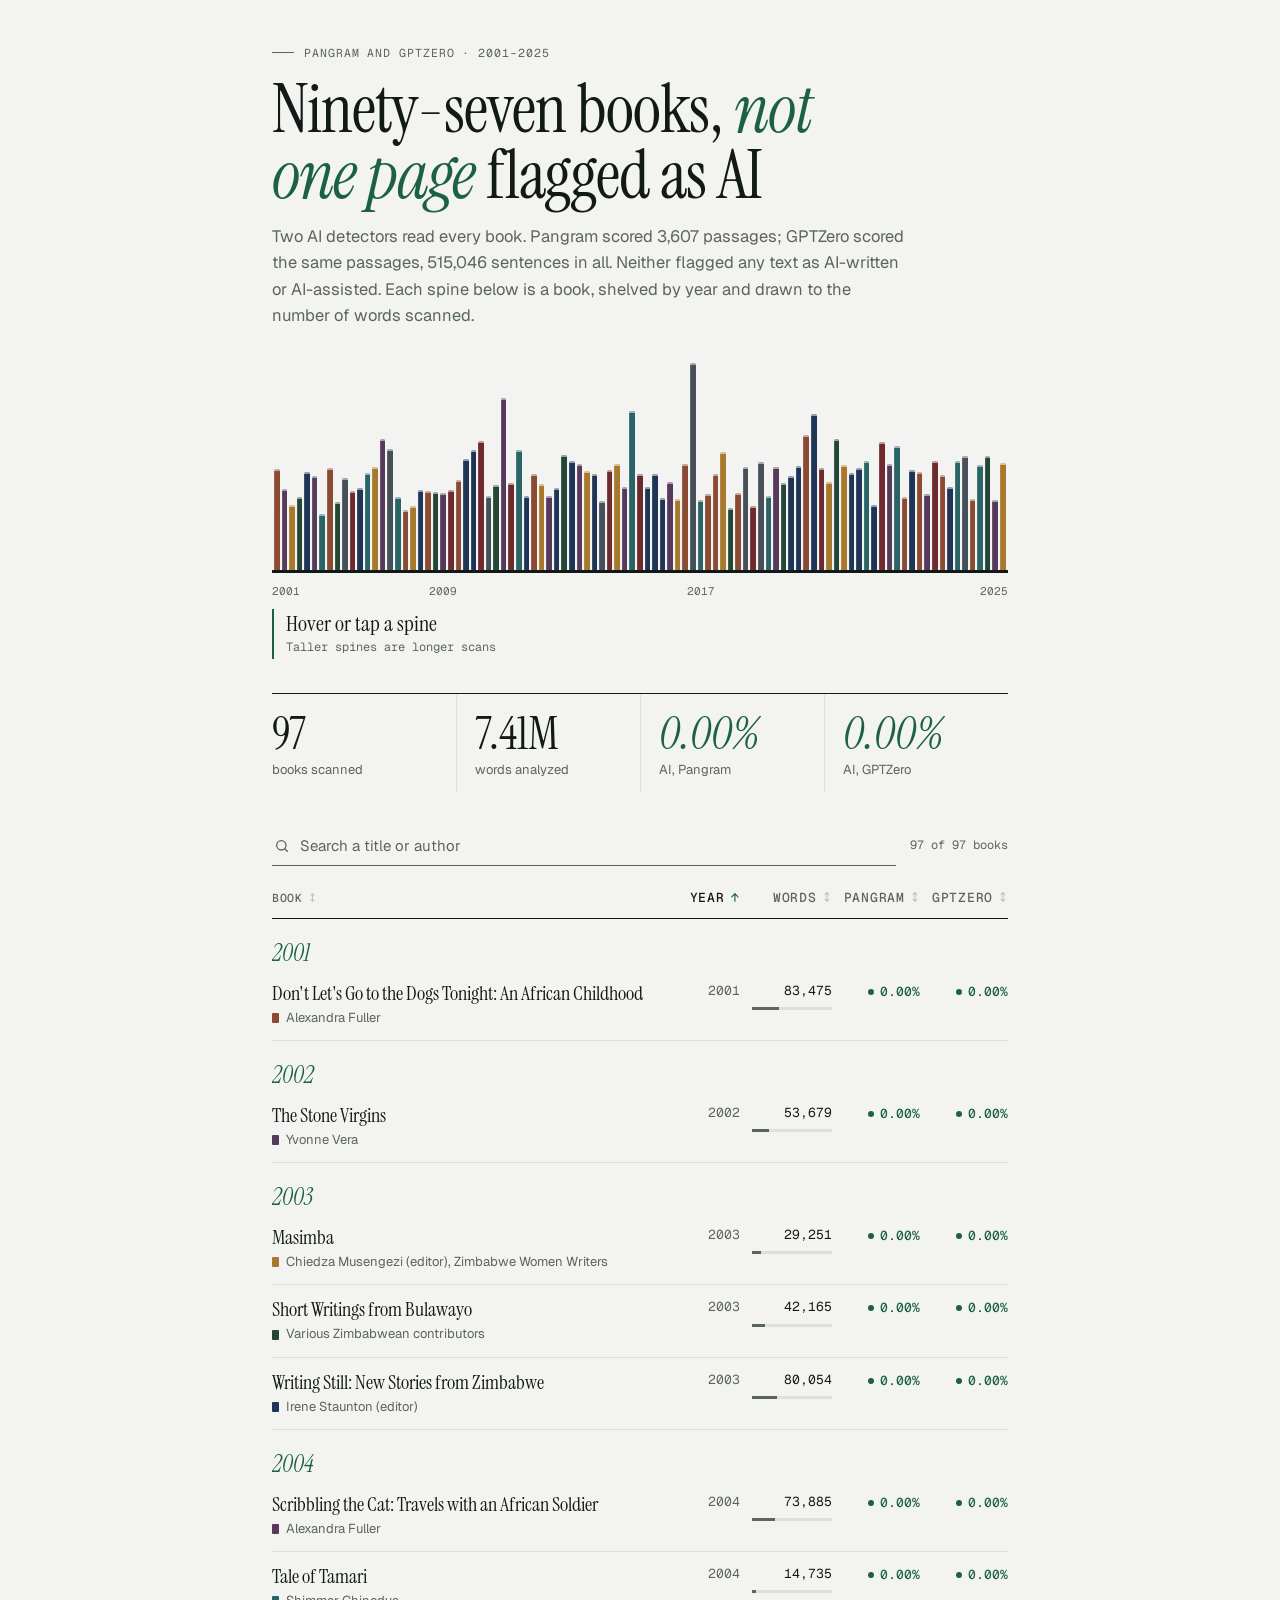
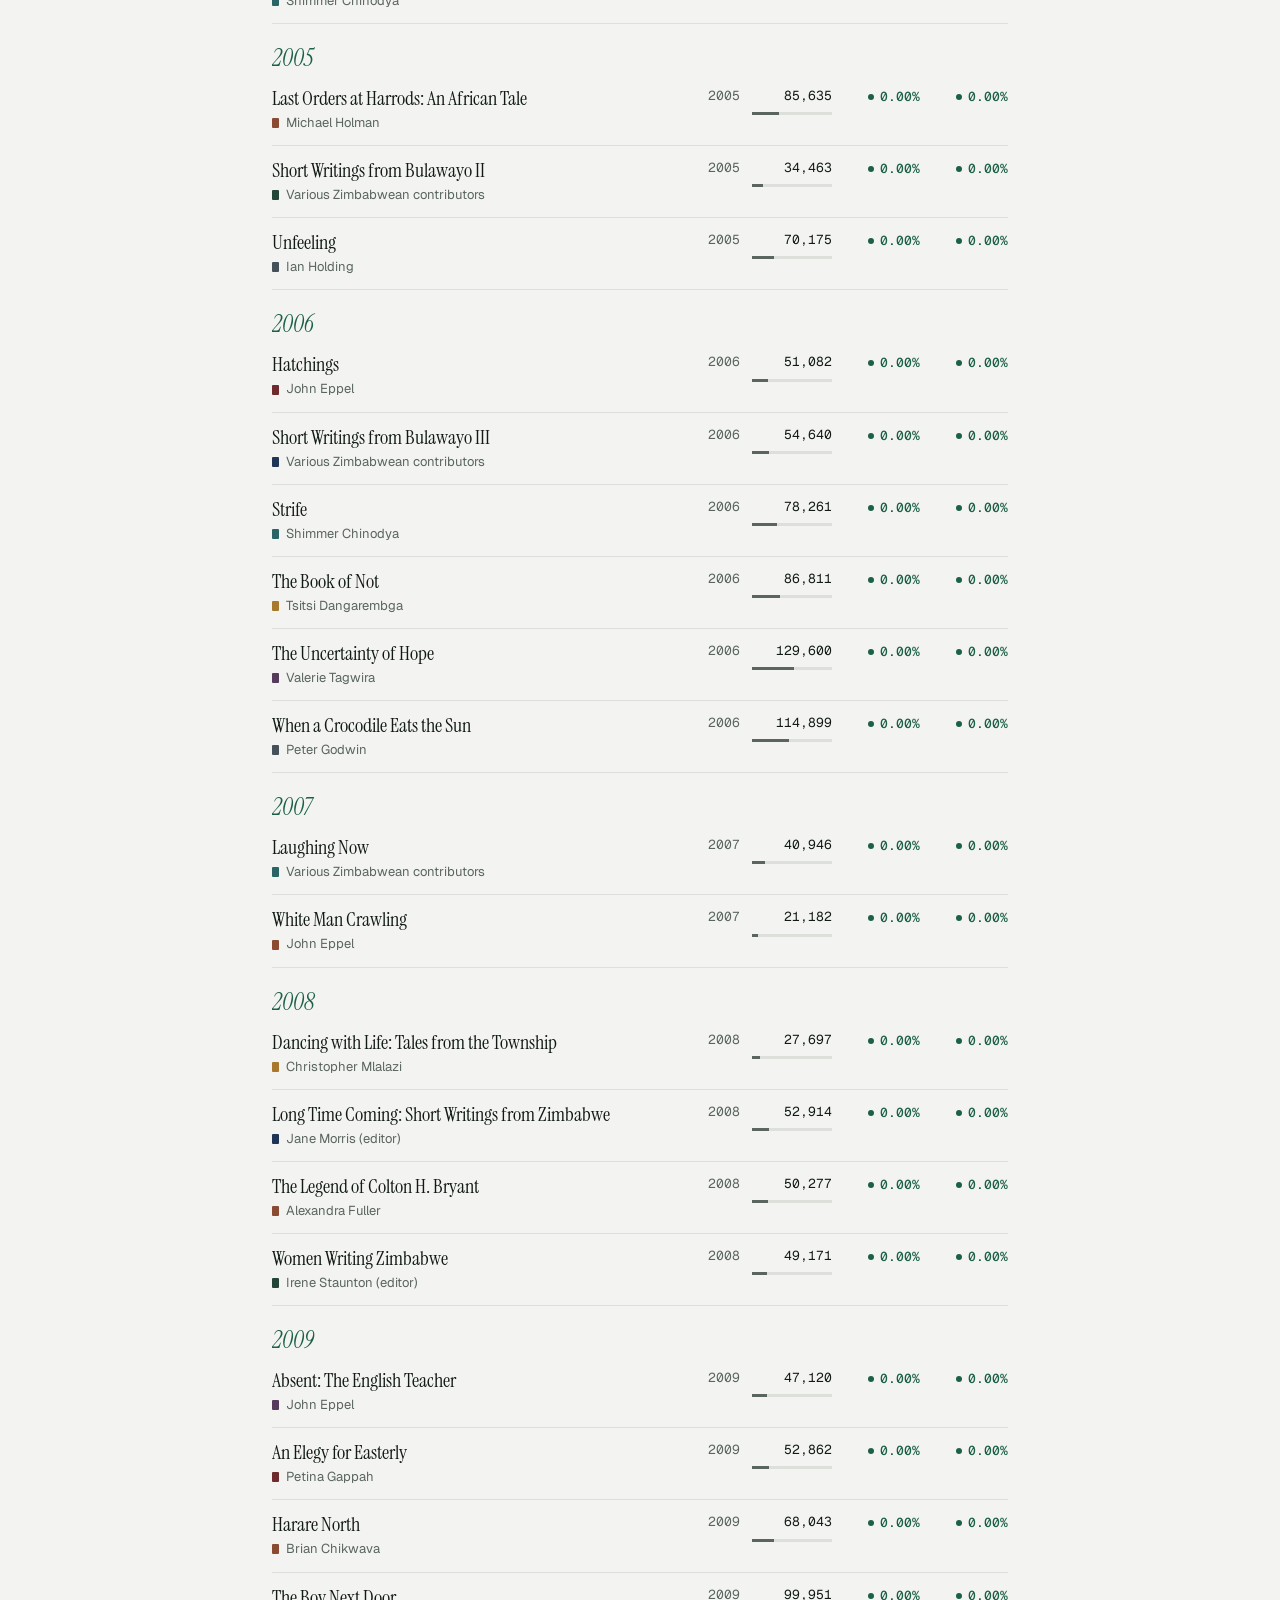
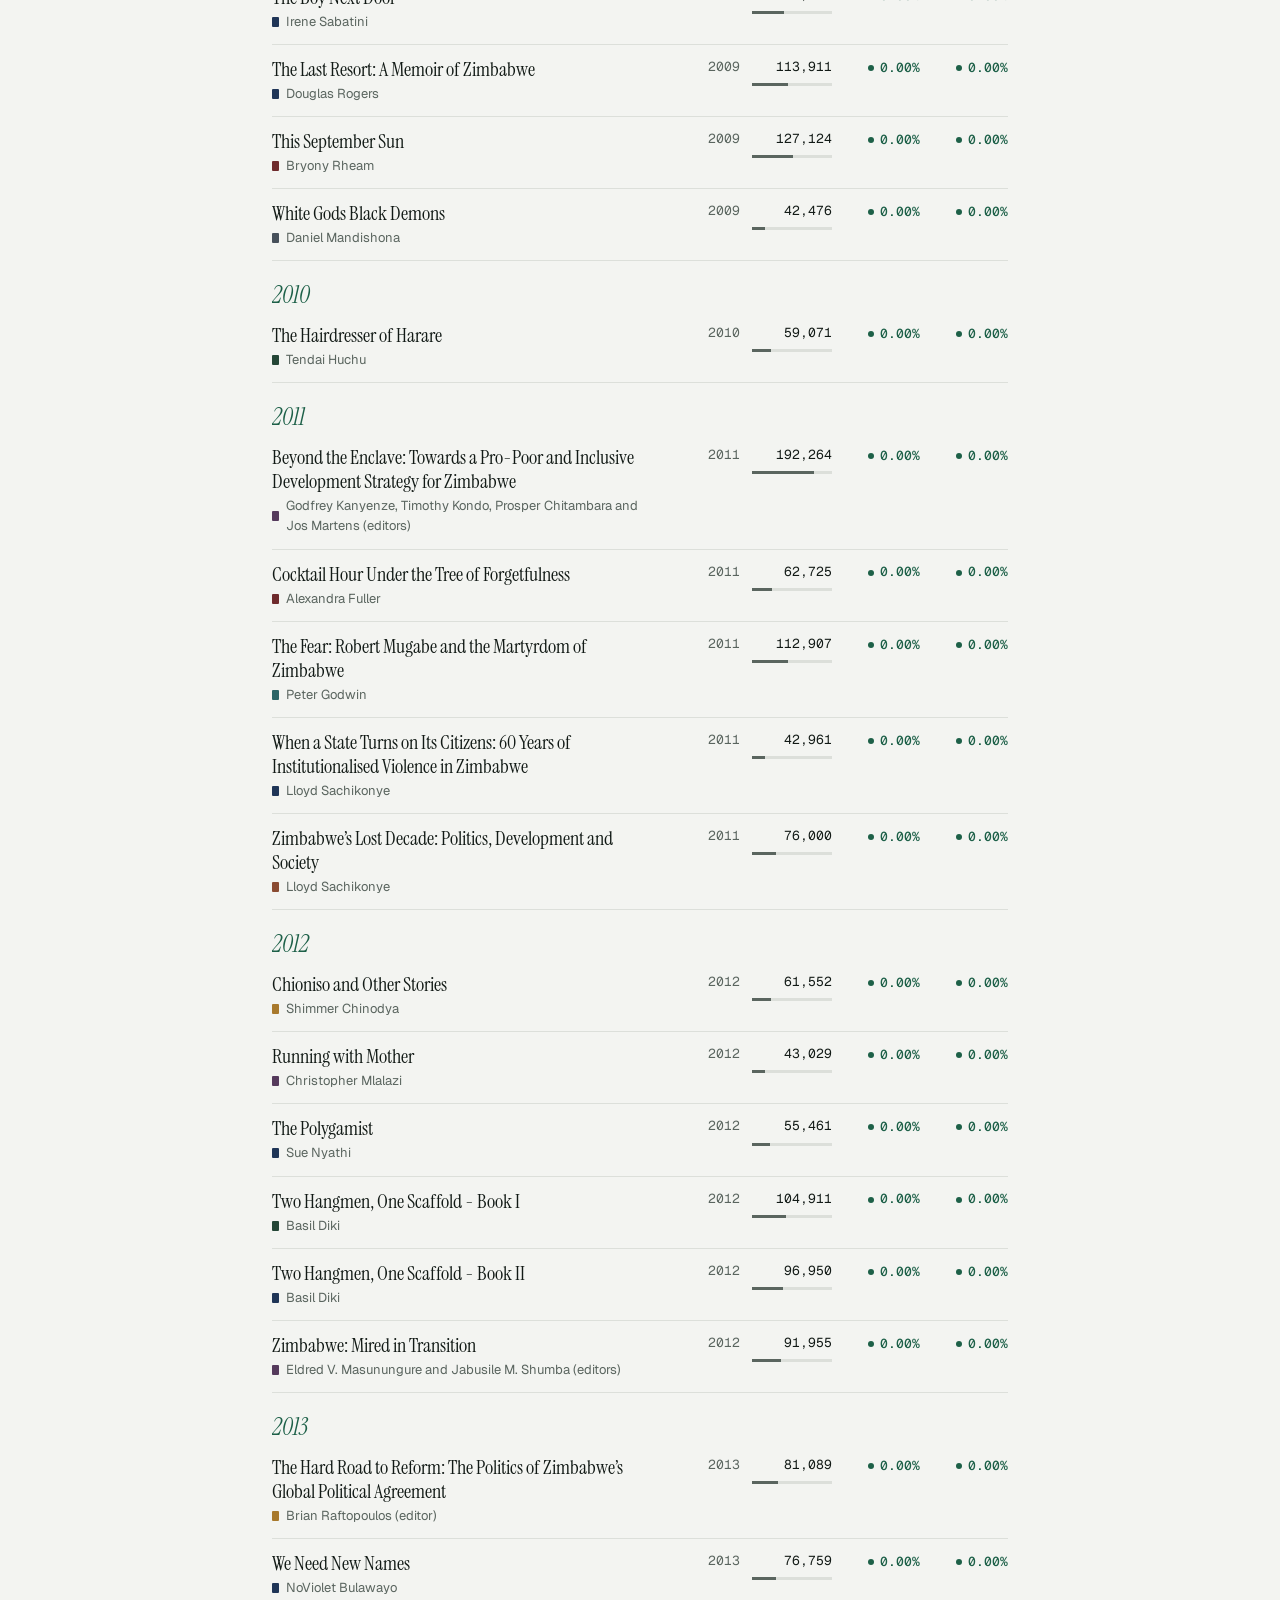
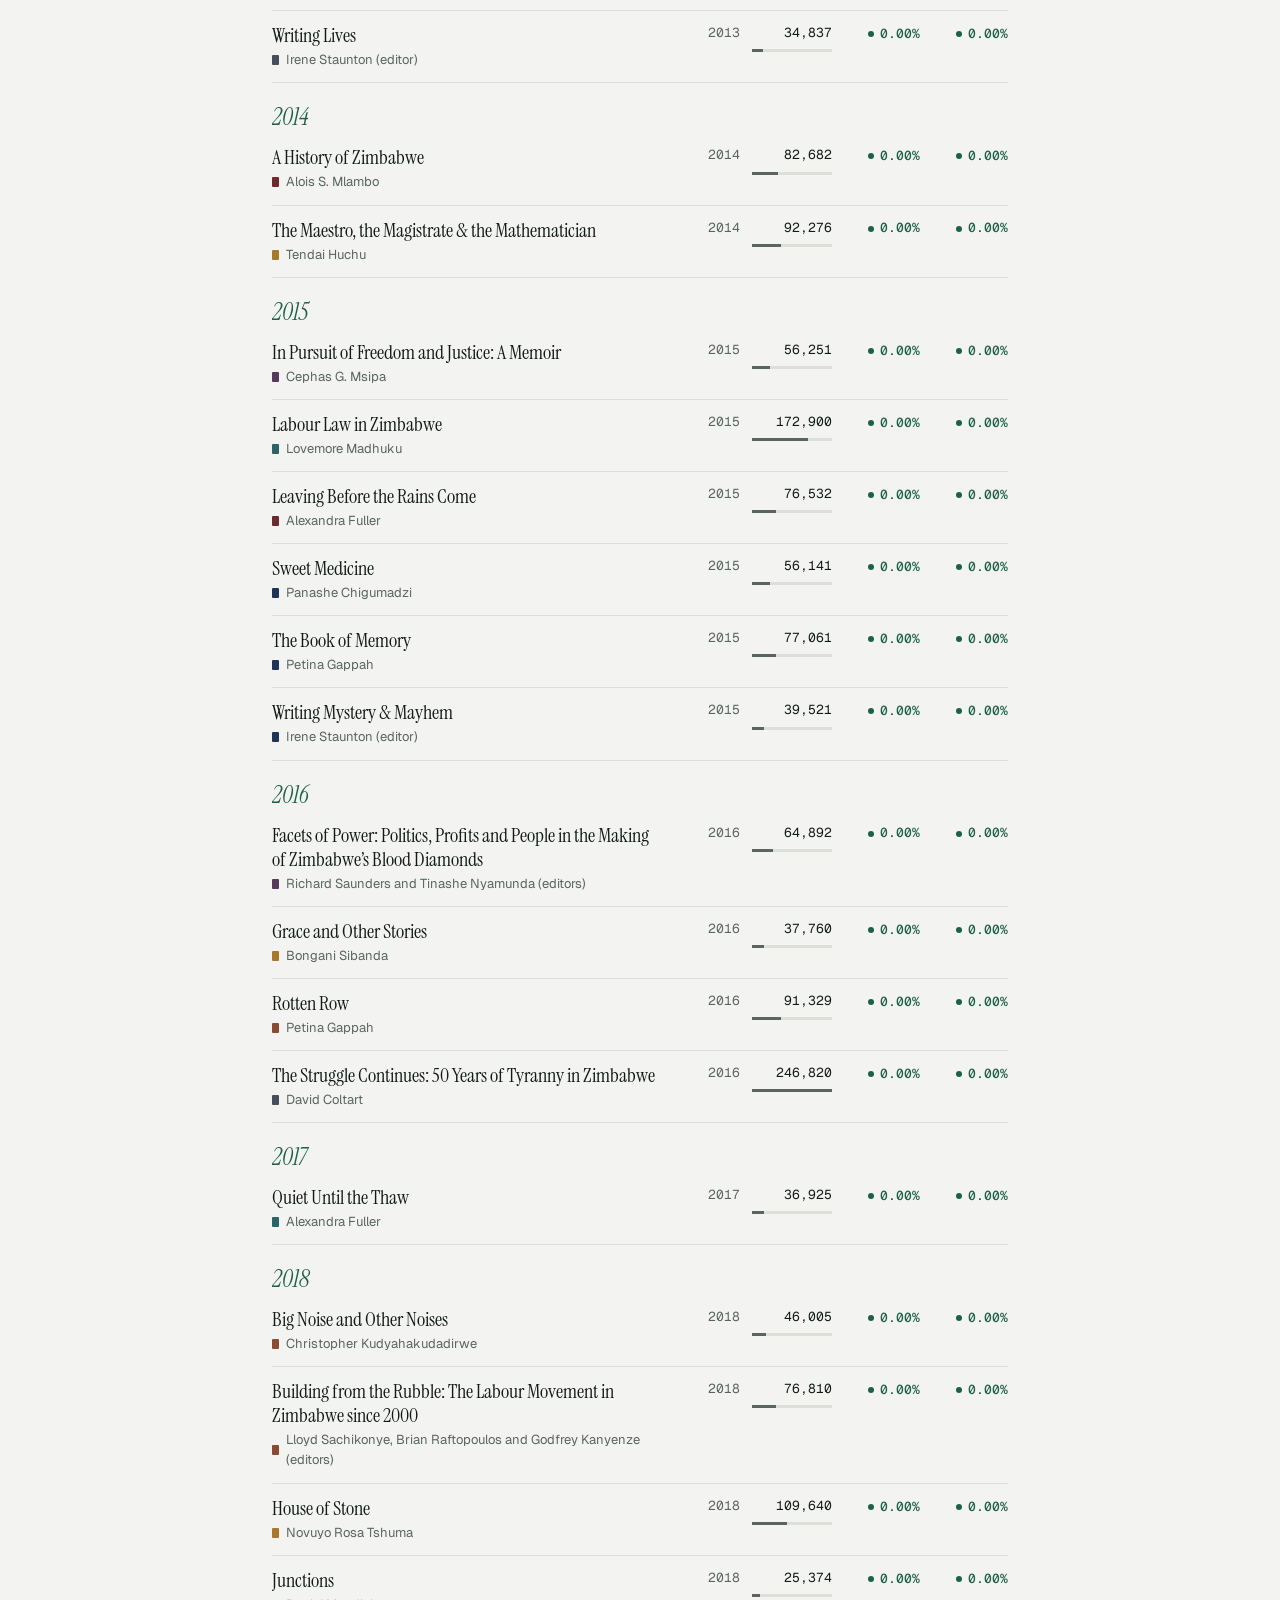
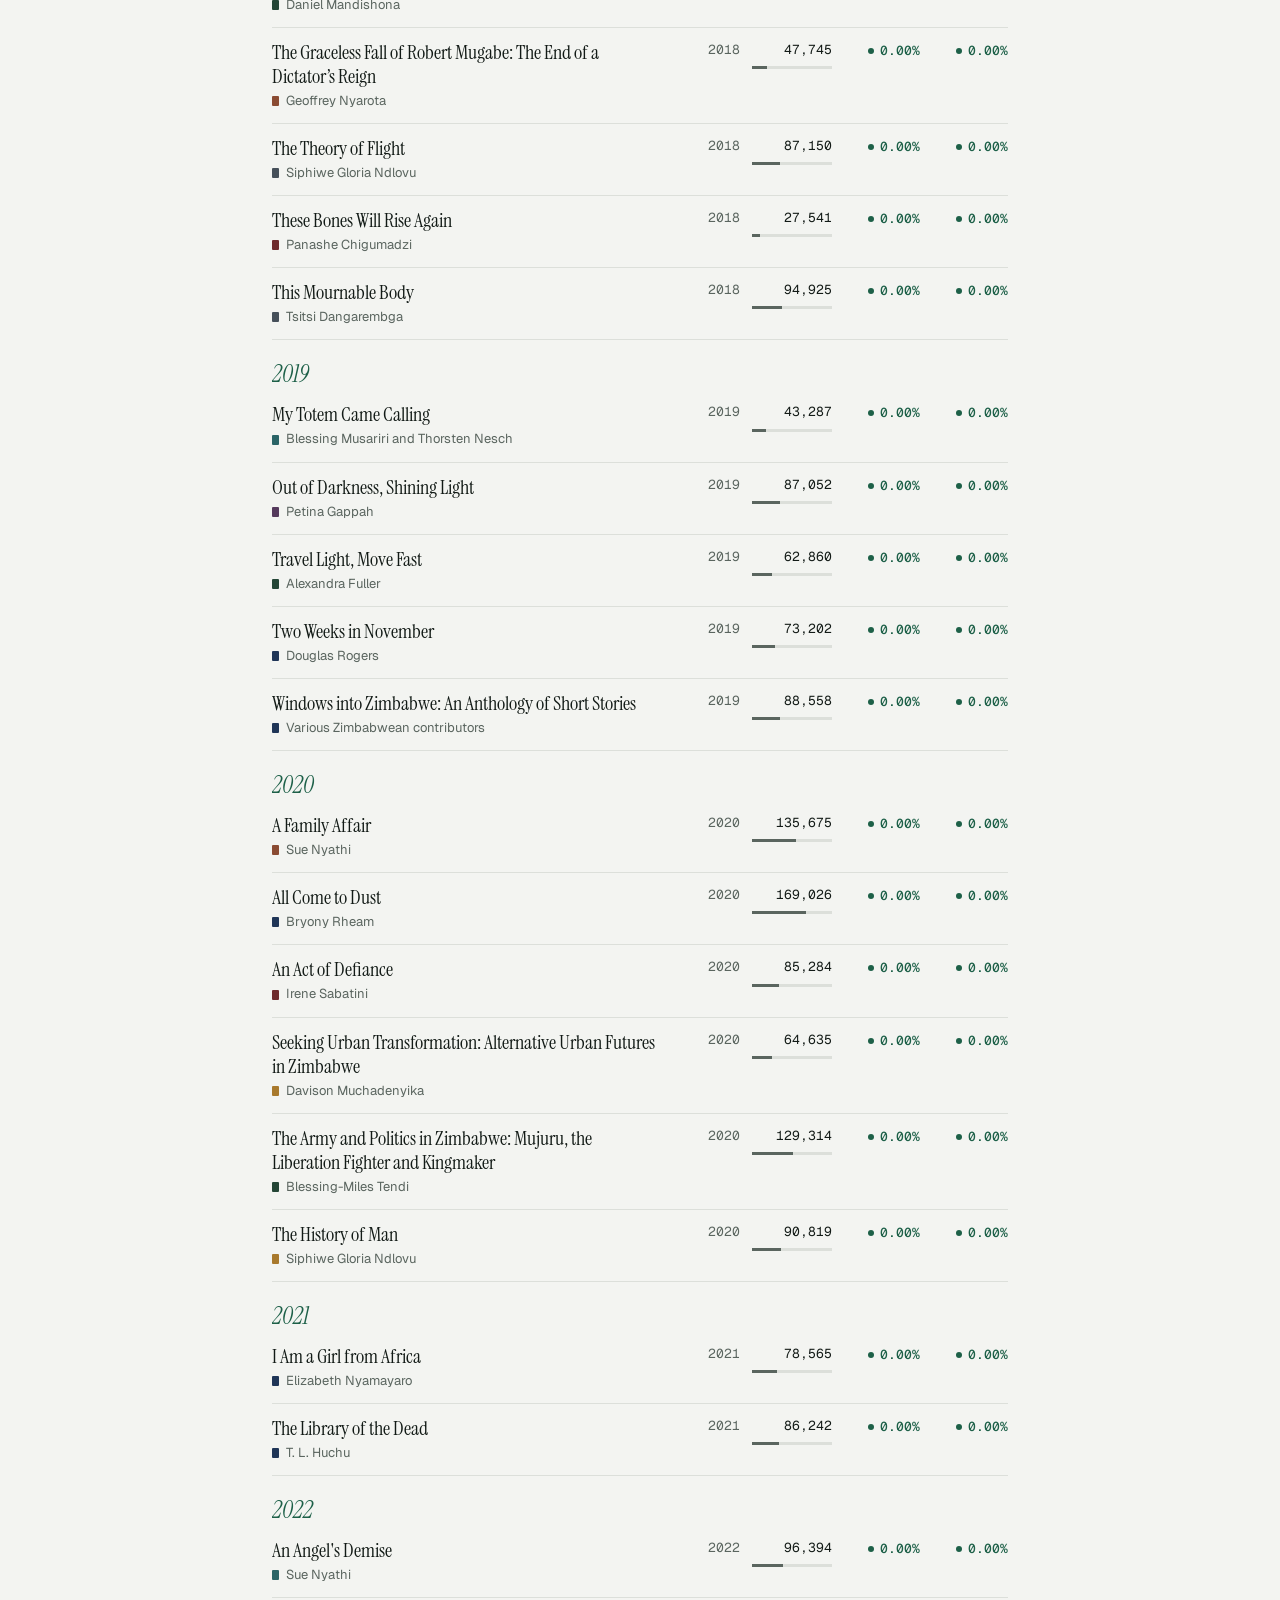
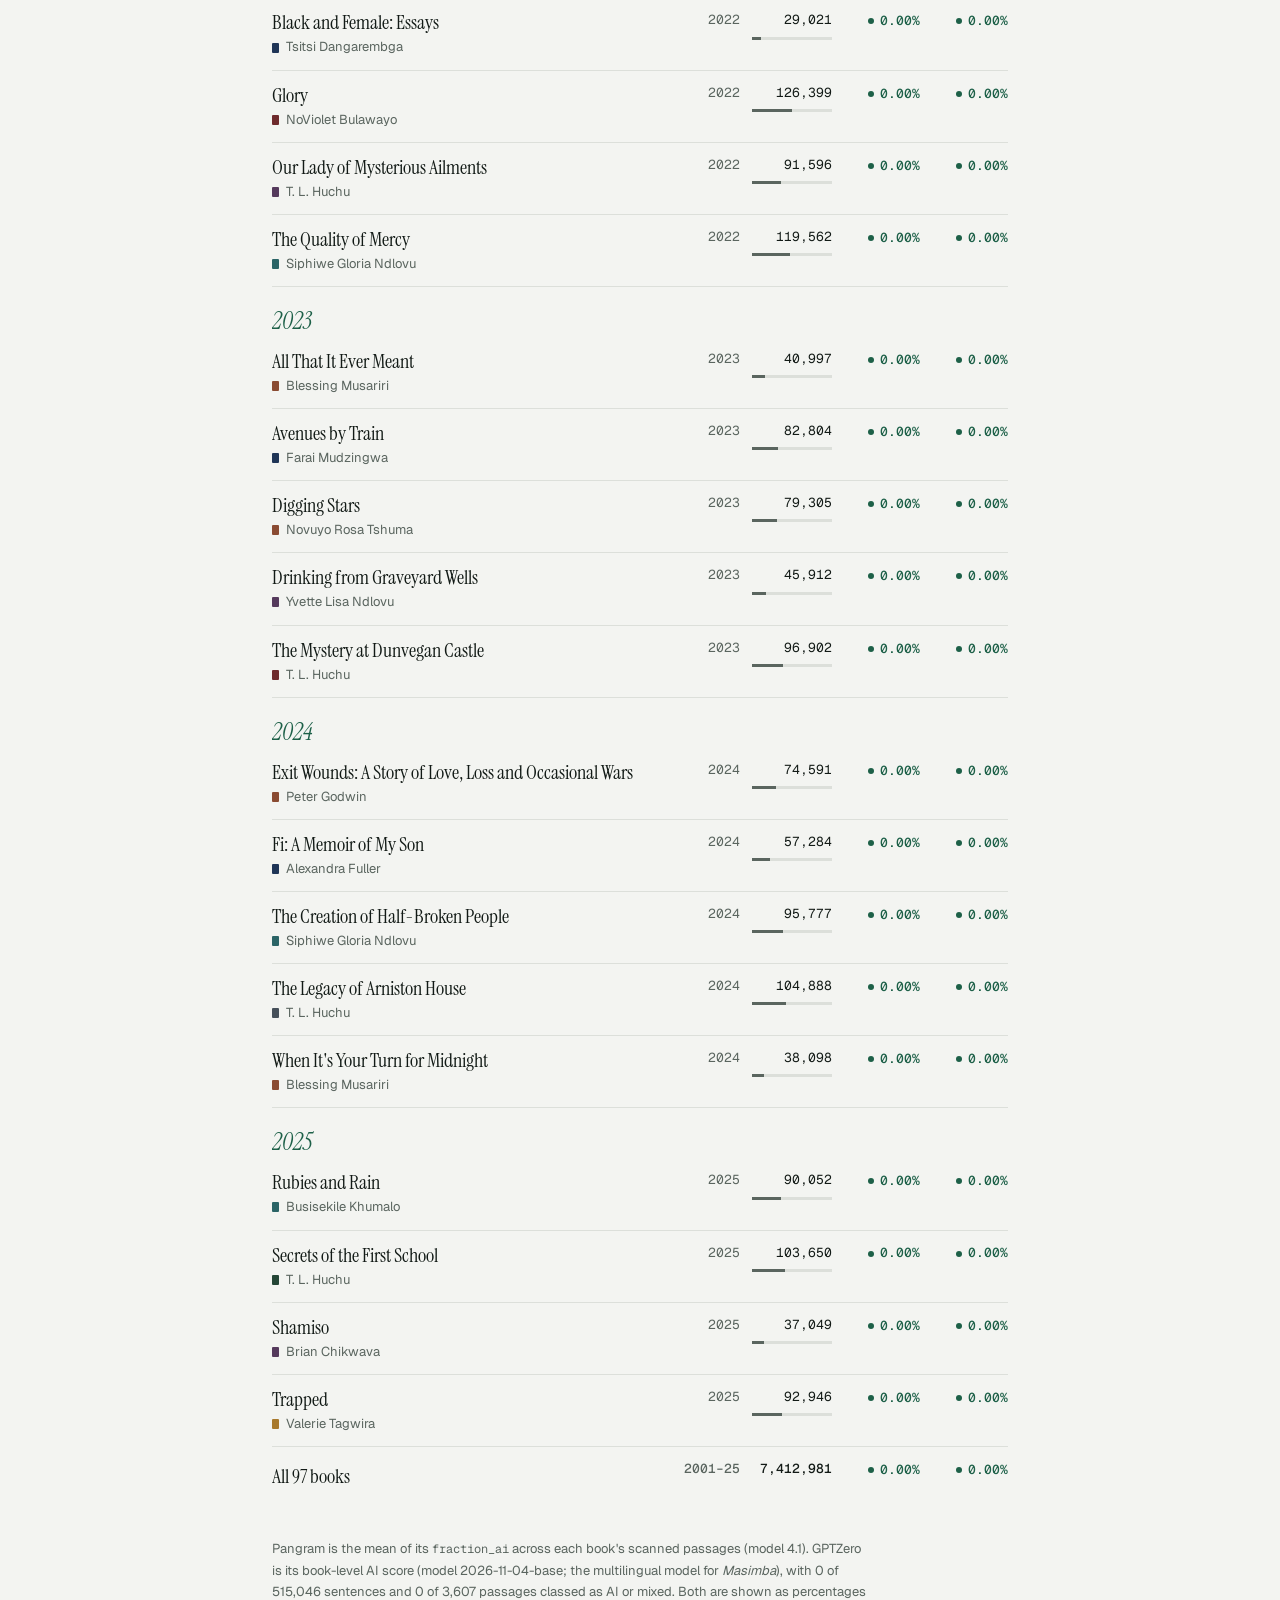
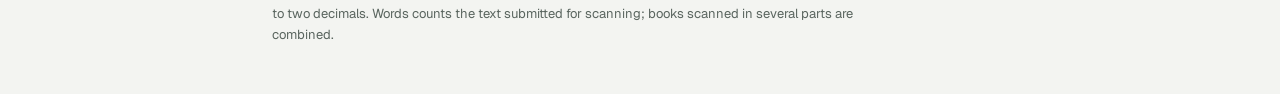
<file: pangram-gptzero-books_zimb.html>
<!DOCTYPE html>
<html lang="en">
<head>
<meta charset="utf-8">
<meta name="viewport" content="width=device-width, initial-scale=1">
<title>97 Books Through Pangram and GPTZero</title>
<link rel="preconnect" href="https://fonts.googleapis.com">
<link rel="preconnect" href="https://fonts.gstatic.com" crossorigin>
<link href="https://fonts.googleapis.com/css2?family=Instrument+Serif:ital@0;1&family=Geist:wght@400;500&family=Geist+Mono:wght@400;500&display=swap" rel="stylesheet">
<style>
:root{
  /* Layout: a bookshelf of 97 spines as the hero, then a ledger grouped by year */
  --paper:#f3f4f1;
  --card:#fbfbf9;
  --ink:#121a16;
  --ink-2:#5a655f;
  --rule:#dcdfda;
  --accent:#1d6048;
  --accent-soft:#e1ede6;
  --shelf:#121a16;
  --display:"Instrument Serif","Iowan Old Style",Georgia,serif;
  --body:"Geist",system-ui,-apple-system,"Segoe UI",sans-serif;
  --mono:"Geist Mono",ui-monospace,SFMono-Regular,Menlo,monospace;
  --s1:#244636;--s2:#1f3557;--s3:#6e2a2c;--s4:#a8792c;--s5:#46505a;--s6:#553a5c;--s7:#2a6466;--s8:#8a4b32;
  color-scheme:light;
}
@media (prefers-color-scheme:dark){
  :root:not([data-theme="light"]){
    --paper:#0f1311;--card:#151a17;--ink:#ecefeb;--ink-2:#9ba79f;--rule:#27302b;
    --accent:#86cdaf;--accent-soft:#1b2c25;--shelf:#ecefeb;
    --s1:#3f6e57;--s2:#3c5a8a;--s3:#9a4a4c;--s4:#c49a4d;--s5:#6c7782;--s6:#7d5a86;--s7:#3f8a8c;--s8:#b06c50;
    color-scheme:dark;
  }
}
:root[data-theme="dark"]{
  --paper:#0f1311;--card:#151a17;--ink:#ecefeb;--ink-2:#9ba79f;--rule:#27302b;
  --accent:#86cdaf;--accent-soft:#1b2c25;--shelf:#ecefeb;
  --s1:#3f6e57;--s2:#3c5a8a;--s3:#9a4a4c;--s4:#c49a4d;--s5:#6c7782;--s6:#7d5a86;--s7:#3f8a8c;--s8:#b06c50;
  color-scheme:dark;
}
*{box-sizing:border-box}
html,body{margin:0}
body{background:var(--paper);color:var(--ink);font-family:var(--body);font-size:15px;line-height:1.55;-webkit-font-smoothing:antialiased}
.wrap{max-width:780px;margin:0 auto;padding:44px 22px 48px;display:flex;flex-direction:column;gap:34px}

.kicker{font-family:var(--mono);font-size:11.5px;letter-spacing:.08em;text-transform:uppercase;color:var(--ink-2);display:flex;gap:10px;align-items:center}
.kicker i{width:22px;height:1px;background:var(--ink-2);display:inline-block}
header{display:flex;flex-direction:column;gap:14px}
h1{font-family:var(--display);font-weight:400;font-size:clamp(40px,8vw,68px);line-height:.98;margin:0;letter-spacing:-.015em;text-wrap:balance}
h1 em{color:var(--accent)}
.dek{margin:0;color:var(--ink-2);max-width:58ch;font-size:16.5px;line-height:1.6}

.shelfbox{display:flex;flex-direction:column;gap:10px}
.shelf{display:flex;align-items:flex-end;gap:2px;height:210px;border-bottom:3px solid var(--shelf);padding:0 2px}
.spine{flex:1 1 0;min-width:2px;max-width:12px;border-radius:2px 2px 0 0;position:relative;cursor:pointer;transform-origin:bottom;
  box-shadow:inset 0 9px 0 -7px rgba(255,255,255,.35),inset 0 15px 0 -13px rgba(255,255,255,.25),inset 1px 0 0 rgba(255,255,255,.12)}
.spine:hover,.spine:focus-visible,.spine.on{filter:brightness(1.25);transform:translateY(-6px);outline:none}
@media (prefers-reduced-motion:no-preference){
  .spine{transition:transform .18s ease,filter .18s ease}
  .shelf.rise .spine{animation:rise .7s cubic-bezier(.2,.8,.2,1) both;animation-delay:calc(var(--i) * 9ms)}
  @keyframes rise{from{transform:scaleY(.04)}to{transform:scaleY(1)}}
}
.years{position:relative;height:16px;font-family:var(--mono);font-size:11px;color:var(--ink-2);padding:0 2px}
.caption{min-height:46px;display:flex;flex-direction:column;gap:2px;border-left:2px solid var(--accent);padding:2px 0 2px 12px}
.caption .ct{font-family:var(--display);font-size:22px;line-height:1.15}
.caption .cm{font-family:var(--mono);font-size:12px;color:var(--ink-2)}

.figures{display:grid;grid-template-columns:repeat(4,minmax(0,1fr));border-top:1px solid var(--ink)}
.fig{padding:16px 14px 12px 0;display:flex;flex-direction:column;gap:4px}
.fig + .fig{padding-left:18px;border-left:1px solid var(--rule)}
.fig b{font-family:var(--display);font-weight:400;font-size:clamp(32px,5.4vw,46px);line-height:1;font-variant-numeric:lining-nums tabular-nums}
.fig b.hl{color:var(--accent);font-style:italic}
.fig span{font-size:13px;color:var(--ink-2)}

.tools{display:flex;gap:14px;align-items:center;flex-wrap:wrap;justify-content:space-between}
.search{flex:1 1 260px;position:relative;display:block}
.search input{width:100%;font:inherit;font-size:15px;color:var(--ink);background:transparent;border:none;border-bottom:1px solid var(--ink-2);border-radius:0;padding:8px 4px 8px 28px;outline:none}
.search input::placeholder{color:var(--ink-2)}
.search input:focus-visible{border-bottom-color:var(--accent);box-shadow:0 1px 0 var(--accent)}
.search svg{position:absolute;left:2px;top:50%;transform:translateY(-50%);color:var(--ink-2)}
.count{font-family:var(--mono);font-size:12px;color:var(--ink-2)}

.scroll{overflow-x:auto}
table{width:100%;border-collapse:collapse;min-width:600px}
thead th{text-align:left;font-weight:500;font-size:11.5px;letter-spacing:.06em;text-transform:uppercase;font-family:var(--mono);color:var(--ink-2);padding:0;border-bottom:1px solid var(--ink);white-space:nowrap}
th button{all:unset;cursor:pointer;display:flex;align-items:center;gap:6px;padding:10px 12px 10px 0;width:100%;box-sizing:border-box}
th.num button{justify-content:flex-end;padding:10px 0 10px 12px}
th button:hover,th[aria-sort] button{color:var(--ink)}
th button:focus-visible{outline:2px solid var(--accent);outline-offset:-2px}
.arrow{opacity:.35}
th[aria-sort] .arrow{opacity:1;color:var(--accent)}
td{padding:12px 12px 12px 0;border-bottom:1px solid var(--rule);vertical-align:top}
td.num{padding:12px 0 12px 12px}
tr.grp td{border-bottom:none;padding:22px 0 4px;font-family:var(--display);font-style:italic;font-size:24px;line-height:1;color:var(--accent)}
tr.book{transition:background .15s}
tr.book:hover td,tr.book.flash td{background:var(--accent-soft)}
.t{font-family:var(--display);font-size:20px;line-height:1.2}
.a{font-size:13px;color:var(--ink-2);margin-top:3px;display:flex;align-items:center;gap:7px}
.dot{width:7px;height:10px;border-radius:1px;flex:none}
.num{text-align:right;font-family:var(--mono);font-variant-numeric:tabular-nums;font-size:13px;white-space:nowrap}
.yr{color:var(--ink-2)}
.words{display:flex;flex-direction:column;align-items:flex-end;gap:6px}
.track{width:80px;height:3px;background:var(--rule);overflow:hidden}
.track i{display:block;height:100%;background:var(--ink-2)}
.pill{display:inline-flex;align-items:center;gap:6px;color:var(--accent);font-weight:500}
.pill::before{content:"";width:6px;height:6px;border-radius:50%;background:var(--accent)}
tfoot td{border-top:1px solid var(--ink);border-bottom:none;font-weight:500;padding-top:14px}
tfoot td:first-child{font-family:var(--display);font-size:20px;font-weight:400}
.empty{padding:28px 0;text-align:center;color:var(--ink-2)}
.note{font-size:13px;color:var(--ink-2);max-width:66ch;margin:0;line-height:1.65}
.note code{font-family:var(--mono);font-size:12px}
@media (max-width:540px){
  .wrap{padding:30px 16px 36px;gap:28px}
  .shelf{height:150px;gap:1px}
  .figures{grid-template-columns:repeat(2,minmax(0,1fr))}
  .fig{padding-right:8px}.fig + .fig{padding-left:10px}
  .fig:nth-child(3){padding-left:0;border-left:none;border-top:1px solid var(--rule)}.fig:nth-child(4){border-top:1px solid var(--rule)}
  .fig span{font-size:12px}
  .t{font-size:18px}
  .track{width:56px}
}
</style>
</head>
<body>
<main class="wrap">
  <header>
    <div class="kicker"><i></i>Pangram and GPTZero · 2001–2025</div>
    <h1>Ninety-seven books, <em>not one page</em> flagged as AI</h1>
    <p class="dek">Two AI detectors read every book. Pangram scored 3,607 passages; GPTZero scored the same passages, 515,046 sentences in all. Neither flagged any text as AI-written or AI-assisted. Each spine below is a book, shelved by year and drawn to the number of words scanned.</p>
  </header>

  <section class="shelfbox" aria-label="Bookshelf of all 97 books, ordered by year">
    <div class="shelf rise" id="shelf"></div>
    <div class="years" id="years"></div>
    <div class="caption" id="caption" aria-live="polite">
      <span class="ct">Hover or tap a spine</span>
      <span class="cm">Taller spines are longer scans</span>
    </div>
  </section>

  <section class="figures" aria-label="Headline figures">
    <div class="fig"><b>97</b><span>books scanned</span></div>
    <div class="fig"><b>7.41M</b><span>words analyzed</span></div>
    <div class="fig"><b class="hl">0.00%</b><span>AI, Pangram</span></div>
    <div class="fig"><b class="hl">0.00%</b><span>AI, GPTZero</span></div>
  </section>

  <section style="display:flex;flex-direction:column;gap:12px">
    <div class="tools">
      <label class="search" for="q">
        <svg width="16" height="16" viewBox="0 0 24 24" fill="none" stroke="currentColor" stroke-width="2" stroke-linecap="round" aria-hidden="true"><circle cx="11" cy="11" r="7"/><path d="m20 20-3.5-3.5"/></svg>
        <input id="q" type="search" placeholder="Search a title or author" autocomplete="off" aria-label="Search a title or author">
      </label>
      <span class="count" id="count" aria-live="polite">97 of 97 books</span>
    </div>
    <div class="scroll">
      <table>
        <thead>
          <tr>
            <th data-k="t" scope="col"><button type="button">Book <span class="arrow">↕</span></button></th>
            <th data-k="y" class="num" scope="col" aria-sort="ascending"><button type="button">Year <span class="arrow">↑</span></button></th>
            <th data-k="w" class="num" scope="col"><button type="button">Words <span class="arrow">↕</span></button></th>
            <th data-k="p" class="num" scope="col"><button type="button">Pangram <span class="arrow">↕</span></button></th>
            <th data-k="g" class="num" scope="col"><button type="button">GPTZero <span class="arrow">↕</span></button></th>
          </tr>
        </thead>
        <tbody id="rows"></tbody>
        <tfoot>
          <tr>
            <td id="footLabel">All 97 books</td>
            <td class="num yr">2001–25</td>
            <td class="num" id="footWords">7,412,981</td>
            <td class="num"><span class="pill">0.00%</span></td>
            <td class="num"><span class="pill">0.00%</span></td>
          </tr>
        </tfoot>
      </table>
    </div>
  </section>

  <p class="note">Pangram is the mean of its <code>fraction_ai</code> across each book's scanned passages (model 4.1). GPTZero is its book-level AI score (model 2026-11-04-base; the multilingual model for <em>Masimba</em>), with 0 of 515,046 sentences and 0 of 3,607 passages classed as AI or mixed. Both are shown as percentages to two decimals. Words counts the text submitted for scanning; books scanned in several parts are combined.</p>
</main>

<script>
const BOOKS = [{"t": "Don't Let's Go to the Dogs Tonight: An African Childhood", "a": "Alexandra Fuller", "y": 2001, "w": 83475, "p": 0.0, "g": 0.0, "gs": 6608, "ga": 0}, {"t": "The Stone Virgins", "a": "Yvonne Vera", "y": 2002, "w": 53679, "p": 0.0, "g": 0.0, "gs": 4076, "ga": 0}, {"t": "Masimba", "a": "Chiedza Musengezi (editor), Zimbabwe Women Writers", "y": 2003, "w": 29251, "p": 0.0, "g": 0.0, "gs": 3906, "ga": 0}, {"t": "Short Writings from Bulawayo", "a": "Various Zimbabwean contributors", "y": 2003, "w": 42165, "p": 0.0, "g": 0.0, "gs": 3496, "ga": 0}, {"t": "Writing Still: New Stories from Zimbabwe", "a": "Irene Staunton (editor)", "y": 2003, "w": 80054, "p": 0.0, "g": 0.0, "gs": 6237, "ga": 0}, {"t": "Scribbling the Cat: Travels with an African Soldier", "a": "Alexandra Fuller", "y": 2004, "w": 73885, "p": 0.0, "g": 0.0, "gs": 5862, "ga": 0}, {"t": "Tale of Tamari", "a": "Shimmer Chinodya", "y": 2004, "w": 14735, "p": 0.0, "g": 0.0, "gs": 1306, "ga": 0}, {"t": "Last Orders at Harrods: An African Tale", "a": "Michael Holman", "y": 2005, "w": 85635, "p": 0.0, "g": 0.0, "gs": 5647, "ga": 0}, {"t": "Short Writings from Bulawayo II", "a": "Various Zimbabwean contributors", "y": 2005, "w": 34463, "p": 0.0, "g": 0.0, "gs": 3042, "ga": 0}, {"t": "Unfeeling", "a": "Ian Holding", "y": 2005, "w": 70175, "p": 0.0, "g": 0.0, "gs": 5423, "ga": 0}, {"t": "Hatchings", "a": "John Eppel", "y": 2006, "w": 51082, "p": 0.0, "g": 0.0, "gs": 3611, "ga": 0}, {"t": "Short Writings from Bulawayo III", "a": "Various Zimbabwean contributors", "y": 2006, "w": 54640, "p": 0.0, "g": 0.0, "gs": 4467, "ga": 0}, {"t": "Strife", "a": "Shimmer Chinodya", "y": 2006, "w": 78261, "p": 0.0, "g": 0.0, "gs": 5710, "ga": 0}, {"t": "The Book of Not", "a": "Tsitsi Dangarembga", "y": 2006, "w": 86811, "p": 0.0, "g": 0.0, "gs": 5866, "ga": 0}, {"t": "The Uncertainty of Hope", "a": "Valerie Tagwira", "y": 2006, "w": 129600, "p": 0.0, "g": 0.0, "gs": 11612, "ga": 0}, {"t": "When a Crocodile Eats the Sun", "a": "Peter Godwin", "y": 2006, "w": 114899, "p": 0.0, "g": 0.0, "gs": 7127, "ga": 0}, {"t": "Laughing Now", "a": "Various Zimbabwean contributors", "y": 2007, "w": 40946, "p": 0.0, "g": 0.0, "gs": 3146, "ga": 0}, {"t": "White Man Crawling", "a": "John Eppel", "y": 2007, "w": 21182, "p": 0.0, "g": 0.0, "gs": 1593, "ga": 0}, {"t": "Dancing with Life: Tales from the Township", "a": "Christopher Mlalazi", "y": 2008, "w": 27697, "p": 0.0, "g": 0.0, "gs": 2132, "ga": 0}, {"t": "Long Time Coming: Short Writings from Zimbabwe", "a": "Jane Morris (editor)", "y": 2008, "w": 52914, "p": 0.0, "g": 0.0, "gs": 4119, "ga": 0}, {"t": "The Legend of Colton H. Bryant", "a": "Alexandra Fuller", "y": 2008, "w": 50277, "p": 0.0, "g": 0.0, "gs": 4030, "ga": 0}, {"t": "Women Writing Zimbabwe", "a": "Irene Staunton (editor)", "y": 2008, "w": 49171, "p": 0.0, "g": 0.0, "gs": 3838, "ga": 0}, {"t": "Absent: The English Teacher", "a": "John Eppel", "y": 2009, "w": 47120, "p": 0.0, "g": 0.0, "gs": 3914, "ga": 0}, {"t": "An Elegy for Easterly", "a": "Petina Gappah", "y": 2009, "w": 52862, "p": 0.0, "g": 0.0, "gs": 3324, "ga": 0}, {"t": "Harare North", "a": "Brian Chikwava", "y": 2009, "w": 68043, "p": 0.0, "g": 0.0, "gs": 4360, "ga": 0}, {"t": "The Boy Next Door", "a": "Irene Sabatini", "y": 2009, "w": 99951, "p": 0.0, "g": 0.0, "gs": 9908, "ga": 0}, {"t": "The Last Resort: A Memoir of Zimbabwe", "a": "Douglas Rogers", "y": 2009, "w": 113911, "p": 0.0, "g": 0.0, "gs": 9140, "ga": 0}, {"t": "This September Sun", "a": "Bryony Rheam", "y": 2009, "w": 127124, "p": 0.0, "g": 0.0, "gs": 10518, "ga": 0}, {"t": "White Gods Black Demons", "a": "Daniel Mandishona", "y": 2009, "w": 42476, "p": 0.0, "g": 0.0, "gs": 2829, "ga": 0}, {"t": "The Hairdresser of Harare", "a": "Tendai Huchu", "y": 2010, "w": 59071, "p": 0.0, "g": 0.0, "gs": 4912, "ga": 0}, {"t": "Beyond the Enclave: Towards a Pro-Poor and Inclusive Development Strategy for Zimbabwe", "a": "Godfrey Kanyenze, Timothy Kondo, Prosper Chitambara and Jos Martens (editors)", "y": 2011, "w": 192264, "p": 0.0, "g": 0.0, "gs": 8661, "ga": 0}, {"t": "Cocktail Hour Under the Tree of Forgetfulness", "a": "Alexandra Fuller", "y": 2011, "w": 62725, "p": 0.0, "g": 0.0, "gs": 4098, "ga": 0}, {"t": "The Fear: Robert Mugabe and the Martyrdom of Zimbabwe", "a": "Peter Godwin", "y": 2011, "w": 112907, "p": 0.0, "g": 0.0, "gs": 7067, "ga": 0}, {"t": "When a State Turns on Its Citizens: 60 Years of Institutionalised Violence in Zimbabwe", "a": "Lloyd Sachikonye", "y": 2011, "w": 42961, "p": 0.0, "g": 0.0, "gs": 2143, "ga": 0}, {"t": "Zimbabwe’s Lost Decade: Politics, Development and Society", "a": "Lloyd Sachikonye", "y": 2011, "w": 76000, "p": 0.0, "g": 0.0, "gs": 3806, "ga": 0}, {"t": "Chioniso and Other Stories", "a": "Shimmer Chinodya", "y": 2012, "w": 61552, "p": 0.0, "g": 0.0, "gs": 5153, "ga": 0}, {"t": "Running with Mother", "a": "Christopher Mlalazi", "y": 2012, "w": 43029, "p": 0.0, "g": 0.0, "gs": 3260, "ga": 0}, {"t": "The Polygamist", "a": "Sue Nyathi", "y": 2012, "w": 55461, "p": 0.0, "g": 0.0, "gs": 4952, "ga": 0}, {"t": "Two Hangmen, One Scaffold - Book I", "a": "Basil Diki", "y": 2012, "w": 104911, "p": 0.0, "g": 0.0, "gs": 7520, "ga": 0}, {"t": "Two Hangmen, One Scaffold - Book II", "a": "Basil Diki", "y": 2012, "w": 96950, "p": 0.0, "g": 0.0, "gs": 7750, "ga": 0}, {"t": "Zimbabwe: Mired in Transition", "a": "Eldred V. Masunungure and Jabusile M. Shumba (editors)", "y": 2012, "w": 91955, "p": 0.0, "g": 0.0, "gs": 3879, "ga": 0}, {"t": "The Hard Road to Reform: The Politics of Zimbabwe’s Global Political Agreement", "a": "Brian Raftopoulos (editor)", "y": 2013, "w": 81089, "p": 0.0, "g": 0.0, "gs": 2789, "ga": 0}, {"t": "We Need New Names", "a": "NoViolet Bulawayo", "y": 2013, "w": 76759, "p": 0.0, "g": 0.0, "gs": 4677, "ga": 0}, {"t": "Writing Lives", "a": "Irene Staunton (editor)", "y": 2013, "w": 34837, "p": 0.0, "g": 0.0, "gs": 2523, "ga": 0}, {"t": "A History of Zimbabwe", "a": "Alois S. Mlambo", "y": 2014, "w": 82682, "p": 0.0, "g": 0.0, "gs": 2868, "ga": 0}, {"t": "The Maestro, the Magistrate & the Mathematician", "a": "Tendai Huchu", "y": 2014, "w": 92276, "p": 0.0, "g": 0.0, "gs": 7620, "ga": 0}, {"t": "In Pursuit of Freedom and Justice: A Memoir", "a": "Cephas G. Msipa", "y": 2015, "w": 56251, "p": 0.0, "g": 0.0, "gs": 3391, "ga": 0}, {"t": "Labour Law in Zimbabwe", "a": "Lovemore Madhuku", "y": 2015, "w": 172900, "p": 0.0, "g": 0.0, "gs": 8157, "ga": 0}, {"t": "Leaving Before the Rains Come", "a": "Alexandra Fuller", "y": 2015, "w": 76532, "p": 0.0, "g": 0.0, "gs": 4529, "ga": 0}, {"t": "Sweet Medicine", "a": "Panashe Chigumadzi", "y": 2015, "w": 56141, "p": 0.0, "g": 0.0, "gs": 4003, "ga": 0}, {"t": "The Book of Memory", "a": "Petina Gappah", "y": 2015, "w": 77061, "p": 0.0, "g": 0.0, "gs": 4785, "ga": 0}, {"t": "Writing Mystery & Mayhem", "a": "Irene Staunton (editor)", "y": 2015, "w": 39521, "p": 0.0, "g": 0.0, "gs": 3072, "ga": 0}, {"t": "Facets of Power: Politics, Profits and People in the Making of Zimbabwe’s Blood Diamonds", "a": "Richard Saunders and Tinashe Nyamunda (editors)", "y": 2016, "w": 64892, "p": 0.0, "g": 0.0, "gs": 2388, "ga": 0}, {"t": "Grace and Other Stories", "a": "Bongani Sibanda", "y": 2016, "w": 37760, "p": 0.0, "g": 0.0, "gs": 2574, "ga": 0}, {"t": "Rotten Row", "a": "Petina Gappah", "y": 2016, "w": 91329, "p": 0.0, "g": 0.0, "gs": 5678, "ga": 0}, {"t": "The Struggle Continues: 50 Years of Tyranny in Zimbabwe", "a": "David Coltart", "y": 2016, "w": 246820, "p": 0.0, "g": 0.0, "gs": 10483, "ga": 0}, {"t": "Quiet Until the Thaw", "a": "Alexandra Fuller", "y": 2017, "w": 36925, "p": 0.0, "g": 0.0, "gs": 2702, "ga": 0}, {"t": "Big Noise and Other Noises", "a": "Christopher Kudyahakudadirwe", "y": 2018, "w": 46005, "p": 0.0, "g": 0.0, "gs": 3097, "ga": 0}, {"t": "Building from the Rubble: The Labour Movement in Zimbabwe since 2000", "a": "Lloyd Sachikonye, Brian Raftopoulos and Godfrey Kanyenze (editors)", "y": 2018, "w": 76810, "p": 0.0, "g": 0.0, "gs": 3398, "ga": 0}, {"t": "House of Stone", "a": "Novuyo Rosa Tshuma", "y": 2018, "w": 109640, "p": 0.0, "g": 0.0, "gs": 6903, "ga": 0}, {"t": "Junctions", "a": "Daniel Mandishona", "y": 2018, "w": 25374, "p": 0.0, "g": 0.0, "gs": 1572, "ga": 0}, {"t": "The Graceless Fall of Robert Mugabe: The End of a Dictator’s Reign", "a": "Geoffrey Nyarota", "y": 2018, "w": 47745, "p": 0.0, "g": 0.0, "gs": 2104, "ga": 0}, {"t": "The Theory of Flight", "a": "Siphiwe Gloria Ndlovu", "y": 2018, "w": 87150, "p": 0.0, "g": 0.0, "gs": 6659, "ga": 0}, {"t": "These Bones Will Rise Again", "a": "Panashe Chigumadzi", "y": 2018, "w": 27541, "p": 0.0, "g": 0.0, "gs": 1297, "ga": 0}, {"t": "This Mournable Body", "a": "Tsitsi Dangarembga", "y": 2018, "w": 94925, "p": 0.0, "g": 0.0, "gs": 8146, "ga": 0}, {"t": "My Totem Came Calling", "a": "Blessing Musariri and Thorsten Nesch", "y": 2019, "w": 43287, "p": 0.0, "g": 0.0, "gs": 3792, "ga": 0}, {"t": "Out of Darkness, Shining Light", "a": "Petina Gappah", "y": 2019, "w": 87052, "p": 0.0, "g": 0.0, "gs": 4640, "ga": 0}, {"t": "Travel Light, Move Fast", "a": "Alexandra Fuller", "y": 2019, "w": 62860, "p": 0.0, "g": 0.0, "gs": 4701, "ga": 0}, {"t": "Two Weeks in November", "a": "Douglas Rogers", "y": 2019, "w": 73202, "p": 0.0, "g": 0.0, "gs": 4273, "ga": 0}, {"t": "Windows into Zimbabwe: An Anthology of Short Stories", "a": "Various Zimbabwean contributors", "y": 2019, "w": 88558, "p": 0.0, "g": 0.0, "gs": 6766, "ga": 0}, {"t": "A Family Affair", "a": "Sue Nyathi", "y": 2020, "w": 135675, "p": 0.0, "g": 0.0, "gs": 10560, "ga": 0}, {"t": "All Come to Dust", "a": "Bryony Rheam", "y": 2020, "w": 169026, "p": 0.0, "g": 0.0, "gs": 16388, "ga": 0}, {"t": "An Act of Defiance", "a": "Irene Sabatini", "y": 2020, "w": 85284, "p": 0.0, "g": 0.0, "gs": 7401, "ga": 0}, {"t": "Seeking Urban Transformation: Alternative Urban Futures in Zimbabwe", "a": "Davison Muchadenyika", "y": 2020, "w": 64635, "p": 0.0, "g": 0.0, "gs": 3677, "ga": 0}, {"t": "The Army and Politics in Zimbabwe: Mujuru, the Liberation Fighter and Kingmaker", "a": "Blessing-Miles Tendi", "y": 2020, "w": 129314, "p": 0.0, "g": 0.0, "gs": 6767, "ga": 0}, {"t": "The History of Man", "a": "Siphiwe Gloria Ndlovu", "y": 2020, "w": 90819, "p": 0.0, "g": 0.0, "gs": 5127, "ga": 0}, {"t": "I Am a Girl from Africa", "a": "Elizabeth Nyamayaro", "y": 2021, "w": 78565, "p": 0.0, "g": 0.0, "gs": 4360, "ga": 0}, {"t": "The Library of the Dead", "a": "T. L. Huchu", "y": 2021, "w": 86242, "p": 0.0, "g": 0.0, "gs": 7975, "ga": 0}, {"t": "An Angel's Demise", "a": "Sue Nyathi", "y": 2022, "w": 96394, "p": 0.0, "g": 0.0, "gs": 7573, "ga": 0}, {"t": "Black and Female: Essays", "a": "Tsitsi Dangarembga", "y": 2022, "w": 29021, "p": 0.0, "g": 0.0, "gs": 1345, "ga": 0}, {"t": "Glory", "a": "NoViolet Bulawayo", "y": 2022, "w": 126399, "p": 0.0, "g": 0.0, "gs": 7014, "ga": 0}, {"t": "Our Lady of Mysterious Ailments", "a": "T. L. Huchu", "y": 2022, "w": 91596, "p": 0.0, "g": 0.0, "gs": 7550, "ga": 0}, {"t": "The Quality of Mercy", "a": "Siphiwe Gloria Ndlovu", "y": 2022, "w": 119562, "p": 0.0, "g": 0.0, "gs": 7282, "ga": 0}, {"t": "All That It Ever Meant", "a": "Blessing Musariri", "y": 2023, "w": 40997, "p": 0.0, "g": 0.0, "gs": 3162, "ga": 0}, {"t": "Avenues by Train", "a": "Farai Mudzingwa", "y": 2023, "w": 82804, "p": 0.0, "g": 0.0, "gs": 6701, "ga": 0}, {"t": "Digging Stars", "a": "Novuyo Rosa Tshuma", "y": 2023, "w": 79305, "p": 0.0, "g": 0.0, "gs": 6190, "ga": 0}, {"t": "Drinking from Graveyard Wells", "a": "Yvette Lisa Ndlovu", "y": 2023, "w": 45912, "p": 0.0, "g": 0.0, "gs": 3746, "ga": 0}, {"t": "The Mystery at Dunvegan Castle", "a": "T. L. Huchu", "y": 2023, "w": 96902, "p": 0.0, "g": 0.0, "gs": 9533, "ga": 0}, {"t": "Exit Wounds: A Story of Love, Loss and Occasional Wars", "a": "Peter Godwin", "y": 2024, "w": 74591, "p": 0.0, "g": 0.0, "gs": 5079, "ga": 0}, {"t": "Fi: A Memoir of My Son", "a": "Alexandra Fuller", "y": 2024, "w": 57284, "p": 0.0, "g": 0.0, "gs": 4113, "ga": 0}, {"t": "The Creation of Half-Broken People", "a": "Siphiwe Gloria Ndlovu", "y": 2024, "w": 95777, "p": 0.0, "g": 0.0, "gs": 5777, "ga": 0}, {"t": "The Legacy of Arniston House", "a": "T. L. Huchu", "y": 2024, "w": 104888, "p": 0.0, "g": 0.0, "gs": 8780, "ga": 0}, {"t": "When It's Your Turn for Midnight", "a": "Blessing Musariri", "y": 2024, "w": 38098, "p": 0.0, "g": 0.0, "gs": 3472, "ga": 0}, {"t": "Rubies and Rain", "a": "Busisekile Khumalo", "y": 2025, "w": 90052, "p": 0.0, "g": 0.0, "gs": 5935, "ga": 0}, {"t": "Secrets of the First School", "a": "T. L. Huchu", "y": 2025, "w": 103650, "p": 0.0, "g": 0.0, "gs": 8991, "ga": 0}, {"t": "Shamiso", "a": "Brian Chikwava", "y": 2025, "w": 37049, "p": 0.0, "g": 0.0, "gs": 2847, "ga": 0}, {"t": "Trapped", "a": "Valerie Tagwira", "y": 2025, "w": 92946, "p": 0.0, "g": 0.0, "gs": 8066, "ga": 0}];
const N = BOOKS.length;
const max = Math.max(...BOOKS.map(b => b.w));
const fmt = new Intl.NumberFormat("en-US");
const esc = s => s.replace(/[&<>"]/g, c => ({"&":"&amp;","<":"&lt;",">":"&gt;",'"':"&quot;"}[c]));
const hash = s => { let h = 7; for (const c of s) h = (h * 31 + c.charCodeAt(0)) >>> 0; return h; };
BOOKS.forEach((b, i) => { b.id = i; b.c = `var(--s${hash(b.t) % 8 + 1})`; });

const shelf = document.getElementById("shelf");
const cap = document.getElementById("caption");
const byYear = [...BOOKS].sort((x, y) => x.y - y.y || x.t.localeCompare(y.t));
shelf.innerHTML = byYear.map((b, i) =>
  `<div class="spine" tabindex="0" role="button" data-id="${b.id}" style="--i:${i};background:${b.c};height:${(22 + 78 * b.w / max).toFixed(1)}%" aria-label="${esc(b.t)} by ${esc(b.a)}, ${b.y}, ${fmt.format(b.w)} words, Pangram ${(b.p*100).toFixed(2)}% AI, GPTZero ${(b.g*100).toFixed(2)}% AI"></div>`).join("");
function showCap(b){
  cap.innerHTML = `<span class="ct">${esc(b.t)}</span><span class="cm">${esc(b.a)} · ${b.y} · ${fmt.format(b.w)} words · Pangram ${(b.p*100).toFixed(2)}% · GPTZero ${(b.g*100).toFixed(2)}%</span>`;
}
shelf.addEventListener("pointerover", e => { const s = e.target.closest(".spine"); if (s) showCap(BOOKS[s.dataset.id]); });
shelf.addEventListener("focusin", e => { const s = e.target.closest(".spine"); if (s) showCap(BOOKS[s.dataset.id]); });
function jump(s){
  const b = BOOKS[s.dataset.id];
  showCap(b);
  shelf.querySelectorAll(".on").forEach(o => o.classList.remove("on"));
  s.classList.add("on");
  q.value = ""; render();
  const row = document.getElementById("b" + b.id);
  if (row){ row.scrollIntoView({behavior: matchMedia("(prefers-reduced-motion: reduce)").matches ? "auto" : "smooth", block: "center"}); row.classList.add("flash"); setTimeout(() => row.classList.remove("flash"), 1600); }
}
shelf.addEventListener("click", e => { const s = e.target.closest(".spine"); if (s) jump(s); });
shelf.addEventListener("keydown", e => { const s = e.target.closest(".spine"); if (s && (e.key === "Enter" || e.key === " ")) { e.preventDefault(); jump(s); } });
setTimeout(() => shelf.classList.remove("rise"), 2000);
document.getElementById("years").innerHTML = [2001, 2009, 2017, 2025].map(y => {
  const i = byYear.findIndex(b => b.y === y);
  const pos = (i + 0.5) / N * 100;
  const align = y === 2025 ? "right:0" : y === 2001 ? "left:0" : `left:${pos.toFixed(2)}%;transform:translateX(-50%)`;
  return `<span style="position:absolute;${align}">${y}</span>`;
}).join("");

const tbody = document.getElementById("rows");
const q = document.getElementById("q");
const count = document.getElementById("count");
let sortKey = "y", dir = 1;

function row(b){
  return `<tr class="book" id="b${b.id}">
    <td><div class="t">${esc(b.t)}</div><div class="a"><span class="dot" style="background:${b.c}"></span>${esc(b.a)}</div></td>
    <td class="num yr">${b.y}</td>
    <td class="num"><div class="words"><span>${fmt.format(b.w)}</span><span class="track"><i style="width:${(b.w / max * 100).toFixed(1)}%"></i></span></div></td>
    <td class="num"><span class="pill">${(b.p * 100).toFixed(2)}%</span></td>
    <td class="num"><span class="pill">${(b.g * 100).toFixed(2)}%</span></td>
  </tr>`;
}
function render(){
  const term = q.value.trim().toLowerCase();
  let list = BOOKS.filter(b => !term || b.t.toLowerCase().includes(term) || b.a.toLowerCase().includes(term));
  list.sort((x, y) => {
    let r = sortKey === "t" ? x.t.localeCompare(y.t) : (x[sortKey] - y[sortKey]);
    if (r === 0) r = x.y - y.y || x.t.localeCompare(y.t);
    return r * dir;
  });
  let html = "", last = null;
  for (const b of list){
    if (sortKey === "y" && b.y !== last){ html += `<tr class="grp"><td colspan="5">${b.y}</td></tr>`; last = b.y; }
    html += row(b);
  }
  tbody.innerHTML = list.length ? html : `<tr><td colspan="5" class="empty">No book or author matches “${esc(q.value)}”.</td></tr>`;
  count.textContent = `${list.length} of ${N} books`;
  document.getElementById("footLabel").textContent = term ? `${list.length} matching book${list.length === 1 ? "" : "s"}` : `All ${N} books`;
  document.getElementById("footWords").textContent = fmt.format(list.reduce((s, b) => s + b.w, 0));
}
document.querySelectorAll("th[data-k]").forEach(th => {
  th.querySelector("button").addEventListener("click", () => {
    const k = th.dataset.k;
    if (k === sortKey) dir = -dir; else { sortKey = k; dir = (k === "w") ? -1 : 1; }
    document.querySelectorAll("th[data-k]").forEach(o => { o.removeAttribute("aria-sort"); o.querySelector(".arrow").textContent = "↕"; });
    th.setAttribute("aria-sort", dir === 1 ? "ascending" : "descending");
    th.querySelector(".arrow").textContent = dir === 1 ? "↑" : "↓";
    render();
  });
});
q.addEventListener("input", render);
render();
</script>
</body>
</html>
</file>
